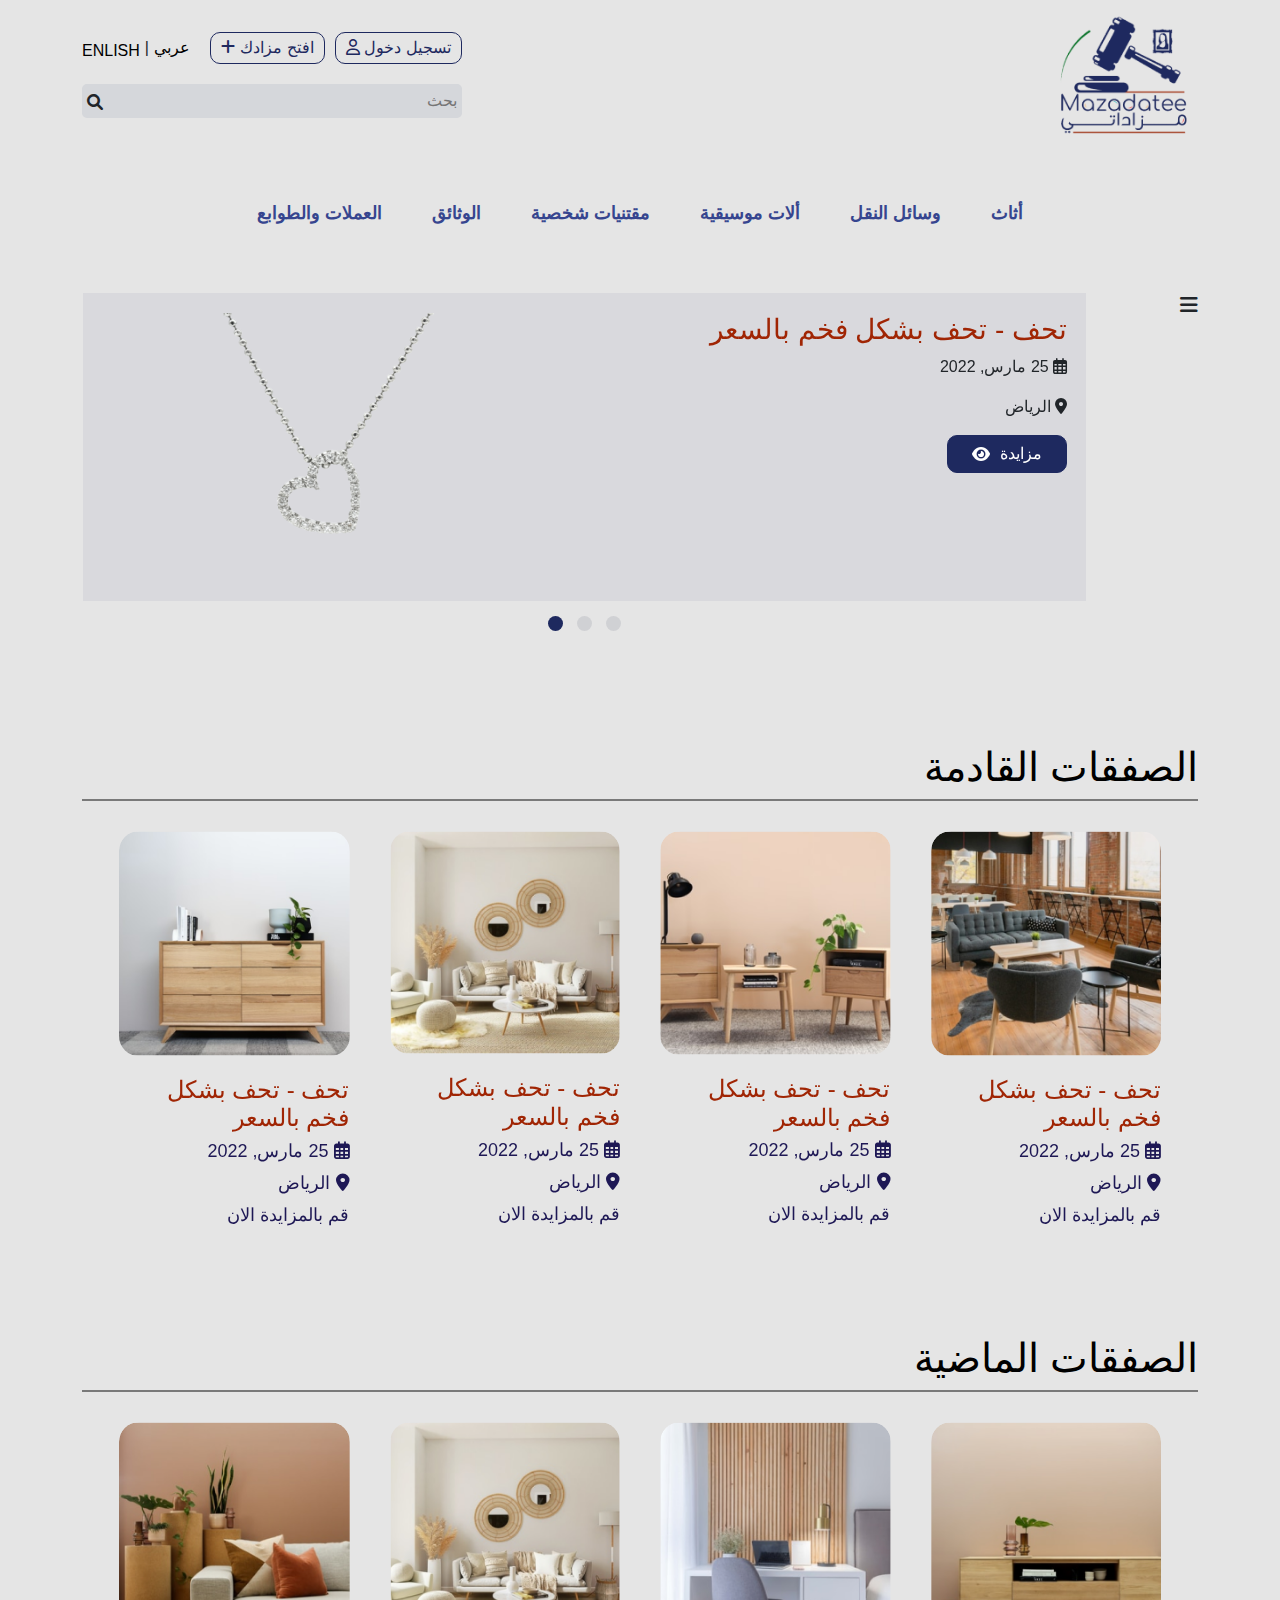
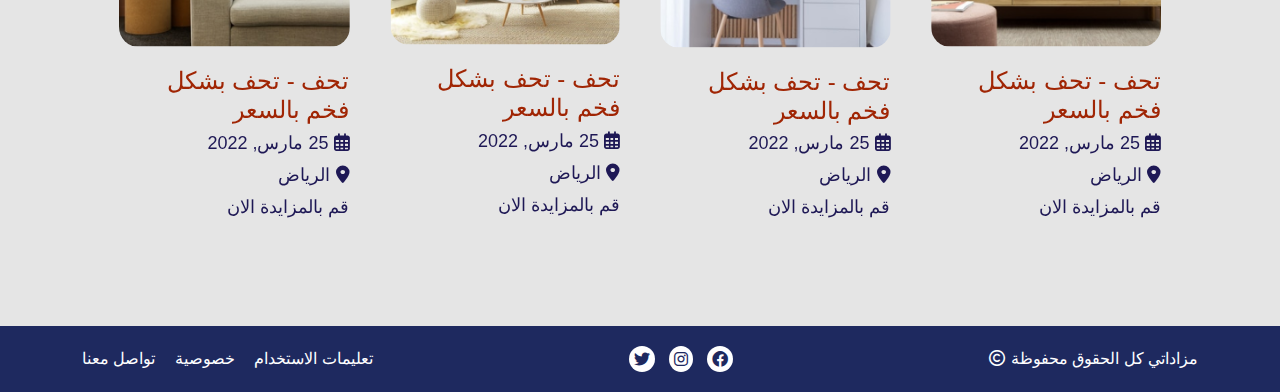
<file: index.html>
<!DOCTYPE html>
<html lang="en" dir="rtl">
  <head>
    <meta charset="UTF-8" />
    <meta http-equiv="X-UA-Compatible" content="IE=edge" />
    <meta name="viewport" content="width=device-width, initial-scale=1.0" />
    <title>Document</title>
    <!-- icon fontawesome -->
    <link rel="stylesheet" href="./css/all.min.css" />
    <!-- bootstrap file -->
    <!-- <link rel="stylesheet" href="./css/bootstrap.min.css" /> -->

    <!-- Link Swiper's CSS -->
    <link
      rel="stylesheet"
      href="https://unpkg.com/swiper/swiper-bundle.min.css"
    />

    <!-- <link
      href="https://cdn.jsdelivr.net/npm/bootstrap@5.1.3/dist/css/bootstrap.min.css"
      rel="stylesheet"
      integrity="sha384-1BmE4kWBq78iYhFldvKuhfTAU6auU8tT94WrHftjDbrCEXSU1oBoqyl2QvZ6jIW3"
      crossorigin="anonymous"
    /> -->
    <link rel="stylesheet" href="./css/bootstrap.min.css">

    <link rel="preconnect" href="https://fonts.googleapis.com" />
    <link rel="preconnect" href="https://fonts.gstatic.com" crossorigin />
    <link
      href="https://fonts.googleapis.com/css2?family=Cairo:wght@300;400;700&display=swap"
      rel="stylesheet"
    />

    <!-- googl fonts -->
    <link rel="preconnect" href="https://fonts.googleapis.com" />
    <link rel="preconnect" href="https://fonts.gstatic.com" crossorigin />
    <link
      href="https://fonts.googleapis.com/css2?family=Cairo:wght@300;400;700&display=swap"
      rel="stylesheet"
    />

    <link rel="stylesheet" href="./css/owl.carousel.min.css" />
    <link rel="stylesheet" href="./css/owl.theme.default.min.css" />

    <!-- my css file -->
    <link rel="stylesheet" href="./css/main.css" />
  </head>
  <body>
    <!-- start section nav -->
    <section class="Nav">
      <div class="container">
        <div class="img-text-nav-all">
          <div class="img-nav">
            <a href="./index.html">
              <img src="./images/image-1.png" alt="" />
            </a>
          </div>

          <div class="lang-sign-efta7mzad-input">
            <div class="lang-sign-efta7mzad">
              <div class="sign-mzadak">
                <!-- <button>ﺗﺴﺠﻴﻞ دﺧﻮل <i class="fa-regular fa-user"></i></button> -->
                <!-- start model nav -->
                <div
                  class="modal fade"
                  id="exampleModalToggle"
                  aria-hidden="true"
                  aria-labelledby="exampleModalToggleLabel"
                  tabindex="-1"
                >
                  <div class="modal-dialog modal-dialog-centered">
                    <div class="modal-content">
                      <div class="modal-header">
                        <button
                          type="button"
                          class="btn-close"
                          data-bs-dismiss="modal"
                          aria-label="Close"
                        ></button>
                        <h5 class="modal-title" id="exampleModalToggleLabel">
                          ﺗﺴﺠﻴﻞ دﺧﻮل
                        </h5>
                      </div>
                      <div class="modal-body">
                        <input
                          class="input-input"
                          type="email"
                          placeholder=" اﻟﺒﺮﻳﺪ اﻟﺄﻟﻜﺘﺮوﻧﻲ"
                        />
                        <input
                          class="input-input"
                          type="password"
                          placeholder="كلمة المرور"
                        />
                        <div class="check-model">
                          <input type="checkbox" />
                          <a href="./termsandcondition.html">الشروط والأحكام</a>
                        </div>
                        <button>تسجيل دخول</button>
                      </div>
                      <div class="modal-footer">
                        <div class="img-model">
                          <a class="a-exept" href="http://www.facebook.com">
                            <img src="./images/img-face-model.png" alt="" />
                          </a>
                          <a class="a-exept" href="http://www.googlplay.com">
                            <img src="./images/img-google-model.png" alt="" />
                          </a>
                          <a class="a-exept" href="https://www.apple.com/eg/">
                            <img src="./images/img-apple-model.png" alt="" />
                          </a>
                        </div>
                        <div class="e4trak">
                          <p>ليس لديك حساب؟</p>
                          <button
                            class="btn btn-primary"
                            data-bs-target="#exampleModalToggle2"
                            data-bs-toggle="modal"
                          >
                            اشتراك
                          </button>
                        </div>
                      </div>
                    </div>
                  </div>
                </div>
                <!-- ^&^&&^ -->
                <div
                  class="modal fade"
                  id="exampleModalToggle2"
                  aria-hidden="true"
                  aria-labelledby="exampleModalToggleLabel2"
                  tabindex="-1"
                >
                  <div class="modal-dialog modal-dialog-centered">
                    <div class="modal-content">
                      <div class="modal-header">
                        <button
                          type="button"
                          class="btn-close"
                          data-bs-dismiss="modal"
                          aria-label="Close"
                        ></button>
                        <h5 class="modal-title" id="exampleModalToggleLabel2">
                          انشاء حساب
                        </h5>
                      </div>
                      <div class="modal-body">
                        <input
                          class="input-input"
                          type="text"
                          placeholder="الأسم"
                        />
                        <input
                          class="input-input"
                          type="email"
                          placeholder=" اﻟﺒﺮﻳﺪ اﻟﺄﻟﻜﺘﺮوﻧﻲ"
                        />
                        <input
                          class="input-input"
                          type="password"
                          placeholder="كلمة المرور"
                        />
                        <input
                          class="input-input"
                          type="password"
                          placeholder=" تأكيد كلمة المرور"
                        />
                        <div class="check-model">
                          <input type="checkbox" />
                          <a href="./termsandcondition.html">الشروط والأحكام</a>
                        </div>
                        <button>تسجيل دخول</button>
                      </div>
                      <div class="modal-footer">
                        <div class="img-model">
                          <a href="http://">
                            <img src="./images/img-face-model.png" alt="" />
                          </a>
                          <a href="http://">
                            <img src="./images/img-google-model.png" alt="" />
                          </a>
                          <a href="http://">
                            <img src="./images/img-apple-model.png" alt="" />
                          </a>
                        </div>
                        <div class="e4trak">
                          <p>هل لديك حساب؟</p>
                          <button
                            class="btn btn-primary"
                            data-bs-target="#exampleModalToggle"
                            data-bs-toggle="modal"
                          >
                            تسجيل الدخول
                          </button>
                        </div>
                      </div>
                    </div>
                  </div>
                </div>
                <a
                  class="btn-model-nav"
                  data-bs-toggle="modal"
                  href="#exampleModalToggle"
                  role="button"
                  >ﺗﺴﺠﻴﻞ دﺧﻮل <i class="fa-regular fa-user"></i>
                </a>
                <!-- end model nav -->
                <a href="./advertismentpage1.html"
                  >افتح مزادك <i class="fa-solid fa-plus"></i
                ></a>
              </div>

              <div class="lang">
                <a href="#">عربي</a>
                <span>|</span>
                <a class="eng" href="#">ENLISH</a>
              </div>
            </div>
            <div class="div-input">
              <input type="text" placeholder="بحث" />
              <i class="fa-solid fa-magnifying-glass"></i>
            </div>
          </div>
        </div>
      </div>
    </section>
    <!-- end section nav -->

    <!-- start section slide 1 -->
    <section class="slide-one-all">
      <div class="container">
        <div class="slide-one">
          <a href="./home.html">
            <!-- <img src="./images/img-asas-slide.png" alt="" /> -->
            <p>أثاث</p>
          </a>
          <a href="./home.html">
            <!-- <img src="./images/img-wsa2el-elna2l-slide.png" alt="" /> -->
            <p>وﺳﺎﺋﻞ اﻟﻨﻘﻞ</p>
          </a>
          <a href="./home.html">
            <!-- <img src="./images/img-2alat-moseqya-slide.png" alt="" /> -->
            <p>أﻟﺎت ﻣﻮﺳﻴﻘﻴﺔ</p>
          </a>
          <a href="./home.html">
            <!-- <img src="./images/img-2alat-moseqya-slide.png" alt="" /> -->
            <p>مقتنيات شخصية</p>
          </a>
          <a href="./home.html">
            <!-- <img src="./images/img-lebs-slide.png" alt="" /> -->
            <p>الوثائق</p>
          </a>
          <a href="./home.html">
            <!-- <img src="./images/img-wsa2eq-slide.png" alt="" /> -->
            <p>العملات والطوابع</p>
          </a>
        </div>
      </div>
    </section>
    <!-- end section slide 1 -->

    <!-- start section slide 2 -->
    <!-- <section class="slide-two-all">
      <div class="container">
        <div class="slide-two">
          <a href="#"> أﺛﺎث ﺧﺎرﺟﻲ </a>
          <a href="#">  أﺛﺎث ﻣﻜﺘﺒﻲ </a>
          <a href="#">  أدوات ﻣﻨﺰﻟﻴﺔ </a>
          <a href="#">  ﺗﺤﻒ ودﻳﻜﻮر </a>
          <a href="#">  ﺧﺰاﺋﻦ ودواﻟﻴﺐ </a>
          <a href="#">  ﻃﺎوﻟﺎت وﻛﺮاﺳﻲ </a>
          <a href="#">  ﻣﺠﺎﻟﺲ وﻓﺮوﺷﺎت </a>
          <a href="#">  أﺳﺮة وﻣﺮاﺗﺐ </a>
          <a href="#">  أﺳﺮة وﻣﺮاﺗﺐ </a>
          <a href="#">  أﺳﺮة وﻣﺮاﺗﺐ </a>
          <a href="#"> أﺛﺎث ﺧﺎرﺟﻲ </a>
        </div>
      </div>
    </section> -->
    <!-- end section slide 2 -->

    <!-- start section small box -->
    <section class="box-slide-all">
      <div class="container">
        <div class="box-slide-flex-all">
          <div class="slide-small-box-all">
            <div class="enwan-slide">
              <h5 style="cursor: pointer"><i class="fa-solid fa-bars"></i></h5>
            </div>
            <div class="box-slide-alll-display active">
              <div class="box-slide">
                <div class="title">
                  <i class="fa-solid fa-angle-down down-one"> </i>
                  <h5>ﻛﻞ</h5>
                </div>
                <div class="div-diplay-one div-div-div active">
                  <div class="f-l-e-x">
                    <input type="checkbox" />
                    <p>كل كل كل</p>
                  </div>
                  <div class="f-l-e-x">
                    <input type="checkbox" />
                    <p>كل كل كل</p>
                  </div>
                  <div class="f-l-e-x">
                    <input type="checkbox" />
                    <p>كل كل كل</p>
                  </div>
                </div>
              </div>

              <style>
                .title {
                  display: flex;
                  justify-content: space-between;
                  flex-direction: row-reverse;
                  align-items: center;
                  cursor: pointer;
                }

                .title i.active {
                  margin-top: -5px;
                  transform: rotate(0deg);
                }
                .title i {
                  margin-top: -5px;
                  transform: rotate(90deg);
                  transition: all 0.3s;
                }
              </style>

              <script>
                // let boxSlide = document.querySelector(".title i")
                // let title = document.querySelector(".title")

                // title.onclick = () => {
                //   boxSlide.style.cssText = `
                //   transform: rotate(360deg)
                //   `
                // }
              </script>

              <div class="box-slide">
                <div class="title title-two">
                  <i class="fa-solid fa-angle-down down-two"> </i>
                  <h5>الفئة</h5>
                </div>
                <div class="div-diplay-two div-div-div active">
                  <div class="f-l-e-x">
                    <input type="checkbox" />
                    <p>كل كل كل</p>
                  </div>
                  <div class="f-l-e-x">
                    <input type="checkbox" />
                    <p>كل كل كل</p>
                  </div>
                  <div class="f-l-e-x">
                    <input type="checkbox" />
                    <p>كل كل كل</p>
                  </div>
                </div>
              </div>
              <div class="box-slide">
                <div class="title title-three">
                  <i class="fa-solid fa-angle-down down-three"> </i>
                  <h5>الماركة</h5>
                </div>
                <div class="div-diplay-three div-div-div active">
                  <div class="f-l-e-x">
                    <input type="checkbox" />
                    <p>كل كل كل</p>
                  </div>
                  <div class="f-l-e-x">
                    <input type="checkbox" />
                    <p>كل كل كل</p>
                  </div>
                  <div class="f-l-e-x">
                    <input type="checkbox" />
                    <p>كل كل كل</p>
                  </div>
                </div>
              </div>
              <div class="box-slide">
                <div class="title title-four">
                  <i class="fa-solid fa-angle-down down-four"> </i>
                  <h5>اللون</h5>
                </div>
                <div class="div-diplay-four div-div-div active">
                  <div class="f-l-e-x">
                    <input type="checkbox" />
                    <p>كل كل كل</p>
                  </div>
                  <div class="f-l-e-x">
                    <input type="checkbox" />
                    <p>كل كل كل</p>
                  </div>
                  <div class="f-l-e-x">
                    <input type="checkbox" />
                    <p>كل كل كل</p>
                  </div>
                </div>
              </div>
              <div class="box-slide">
                <div class="title title-five">
                  <i class="fa-solid fa-angle-down down-five"> </i>
                  <h5>السعر</h5>
                </div>
                <div class="div-diplay-five div-div-div active">
                  <div class="f-l-e-x">
                    <input type="checkbox" />
                    <p>كل كل كل</p>
                  </div>
                  <div class="f-l-e-x">
                    <input type="checkbox" />
                    <p>كل كل كل</p>
                  </div>
                  <div class="f-l-e-x">
                    <input type="checkbox" />
                    <p>كل كل كل</p>
                  </div>
                </div>
              </div>
            </div>
          </div>
          <div class="small-box-all">
            <!-- Swiper -->
            <!-- <div class="swiper mySwiper">
              <div class="swiper-wrapper">
                <div class="swiper-slide">
                  <div class="small-box">
                    <div class="text-small-box">
                      <h3>ﺗﺤﻒ - ﺗﺤﻒ ﺑﺸﻜﻞ ﻓﺨﻢ ﺑﺎﻟﺴﻌﺮ</h3>
                      <p>
                        <i class="fa-regular fa-calendar-days"></i> 25 مارس,
                        2022
                      </p>
                      <p><i class="fa-solid fa-location-dot"></i> الرياض</p>
                    </div>
                    <div class="img-small-box">
                      <img src="./images/img-mazadaty-slider-home.png" alt="" />
                    </div>
                  </div>
                </div>
                <div class="swiper-slide">
                  <div class="small-box">
                    <div class="text-small-box">
                      <h3>ﺗﺤﻒ - ﺗﺤﻒ ﺑﺸﻜﻞ ﻓﺨﻢ ﺑﺎﻟﺴﻌﺮ</h3>
                      <p>
                        <i class="fa-regular fa-calendar-days"></i> 25 مارس,
                        2022
                      </p>
                      <p><i class="fa-solid fa-location-dot"></i> الرياض</p>
                    </div>
                    <div class="img-small-box">
                      <img src="./images/img-mazadaty-slider-home.png" alt="" />
                    </div>
                  </div>
                </div>
                <div class="swiper-slide">
                  <div class="small-box">
                    <div class="text-small-box">
                      <h3>ﺗﺤﻒ - ﺗﺤﻒ ﺑﺸﻜﻞ ﻓﺨﻢ ﺑﺎﻟﺴﻌﺮ</h3>
                      <p>
                        <i class="fa-regular fa-calendar-days"></i> 25 مارس,
                        2022
                      </p>
                      <p><i class="fa-solid fa-location-dot"></i> الرياض</p>
                    </div>
                    <div class="img-small-box">
                      <img src="./images/img-mazadaty-slider-home.png" alt="" />
                    </div>
                  </div>
                </div>
              </div>
              <div class="swiper-button-next"></div>
              <div class="swiper-button-prev"></div>
              <div class="swiper-pagination"></div>
            </div> -->

            <div class="owl-carousel owl-theme" dir="ltr">
              <div class="item">
                <div class="small-box" dir="rtl">
                  <div class="text-small-box">
                    <h3>ﺗﺤﻒ - ﺗﺤﻒ ﺑﺸﻜﻞ ﻓﺨﻢ ﺑﺎﻟﺴﻌﺮ</h3>
                    <p>
                      <i class="fa-regular fa-calendar-days"></i> 25 مارس, 2022
                    </p>
                    <p><i class="fa-solid fa-location-dot"></i> الرياض</p>
                    <a href="./elmozaydat.html">
                      مزايدة
                      <i class="fa-solid fa-eye"></i>
                    </a>
                  </div>
                  <div class="img-small-box">
                    <img src="./images/img-mazadaty-slider-home.png" alt="" />
                  </div>
                </div>
              </div>
              <div class="item">
                <div class="small-box" dir="rtl">
                  <div class="text-small-box">
                    <h3>ﺗﺤﻒ - ﺗﺤﻒ ﺑﺸﻜﻞ ﻓﺨﻢ ﺑﺎﻟﺴﻌﺮ</h3>
                    <p>
                      <i class="fa-regular fa-calendar-days"></i> 25 مارس, 2022
                    </p>
                    <p><i class="fa-solid fa-location-dot"></i> الرياض</p>
                    <a href="./elmozaydat.html">
                      مزايدة
                      <i class="fa-solid fa-eye"></i>
                    </a>
                  </div>
                  <div class="img-small-box">
                    <img src="./images/img-mazadaty-slider-home.png" alt="" />
                  </div>
                </div>
              </div>
              <div class="item">
                <div class="small-box" dir="rtl">
                  <div class="text-small-box">
                    <h3>ﺗﺤﻒ - ﺗﺤﻒ ﺑﺸﻜﻞ ﻓﺨﻢ ﺑﺎﻟﺴﻌﺮ</h3>
                    <p>
                      <i class="fa-regular fa-calendar-days"></i> 25 مارس, 2022
                    </p>
                    <p><i class="fa-solid fa-location-dot"></i> الرياض</p>
                    <a href="./elmozaydat.html">
                      مزايدة
                      <i class="fa-solid fa-eye"></i>
                    </a>
                  </div>
                  <div class="img-small-box">
                    <img src="./images/img-mazadaty-slider-home.png" alt="" />
                  </div>
                </div>
              </div>
            </div>
          </div>
        </div>
      </div>
    </section>
    <!-- end section small box -->

    <section class="sec-swiber" dir="rtl">
      <!-- line-swiber-one -->
      <div class="container">
        <div class="enwan-swiber">
          <h1>الصفقات القادمة</h1>
          <div class="khat-swiber"></div>
        </div>
        <div class="swiper mySwiper">
          <div class="swiper-wrapper">
            <div class="swiper-slide">
              <a href="./elmozaydat.html">
                <img src="./images/img-slider-safqat-1.png" alt="" />
                <div class="text-small-box-slider">
                  <h4>ﺗﺤﻒ - ﺗﺤﻒ ﺑﺸﻜﻞ ﻓﺨﻢ ﺑﺎﻟﺴﻌﺮ</h4>
                  <p>
                    <i class="fa-regular fa-calendar-days"></i> 25 مارس, 2022
                  </p>
                  <p><i class="fa-solid fa-location-dot"></i> الرياض</p>
                  <p>قم بالمزايدة الان</p>
                </div>
              </a>
            </div>
            <div class="swiper-slide">
              <a href="./elmozaydat.html">
                <img src="./images/img-slider-safqat-2.png" alt="" />
                <div class="text-small-box-slider">
                  <h4>ﺗﺤﻒ - ﺗﺤﻒ ﺑﺸﻜﻞ ﻓﺨﻢ ﺑﺎﻟﺴﻌﺮ</h4>
                  <p>
                    <i class="fa-regular fa-calendar-days"></i> 25 مارس, 2022
                  </p>
                  <p><i class="fa-solid fa-location-dot"></i> الرياض</p>
                  <p>قم بالمزايدة الان</p>
                </div>
              </a>
            </div>
            <div class="swiper-slide">
              <a href="./elmozaydat.html">
                <img src="./images/img-slider-safqat-3.png" alt="" />
                <div class="text-small-box-slider">
                  <h4>ﺗﺤﻒ - ﺗﺤﻒ ﺑﺸﻜﻞ ﻓﺨﻢ ﺑﺎﻟﺴﻌﺮ</h4>
                  <p>
                    <i class="fa-regular fa-calendar-days"></i> 25 مارس, 2022
                  </p>
                  <p><i class="fa-solid fa-location-dot"></i> الرياض</p>
                  <p>قم بالمزايدة الان</p>
                </div>
              </a>
            </div>
            <div class="swiper-slide">
              <a href="./elmozaydat.html">
                <img src="./images/img-slider-safqat-4.png" alt="" />
                <div class="text-small-box-slider">
                  <h4>ﺗﺤﻒ - ﺗﺤﻒ ﺑﺸﻜﻞ ﻓﺨﻢ ﺑﺎﻟﺴﻌﺮ</h4>
                  <p>
                    <i class="fa-regular fa-calendar-days"></i> 25 مارس, 2022
                  </p>
                  <p><i class="fa-solid fa-location-dot"></i> الرياض</p>
                  <p>قم بالمزايدة الان</p>
                </div>
              </a>
            </div>
            <!-- <div class="swiper-slide">Slide 8</div> -->
            <!-- <div class="swiper-slide">Slide 9</div> -->
          </div>
          <!-- btn-next-prev -->
          <div class="swiper-button-next">
            <i class="fa-solid fa-angle-left"></i>
          </div>
          <div class="swiper-button-prev">
            <i class="fa-solid fa-angle-right"></i>
          </div>
          <div class="swiper-pagination"></div>
        </div>
      </div>
    </section>
    <!-- ^^^^^^^^^^^^^^^^^^^^^ -->
    <section class="sec-swiber" dir="rtl">
      <!-- line-swiber-one -->
      <div class="container">
        <div class="enwan-swiber">
          <h1>الصفقات الماضية</h1>
          <div class="khat-swiber"></div>
        </div>
        <div class="swiper mySwiper">
          <div class="swiper-wrapper">
            <div class="swiper-slide">
              <a href="./elmozaydat.html">
                <img src="./images/img-slider-safqat-5.png" alt="" />
                <div class="text-small-box-slider">
                  <h4>ﺗﺤﻒ - ﺗﺤﻒ ﺑﺸﻜﻞ ﻓﺨﻢ ﺑﺎﻟﺴﻌﺮ</h4>
                  <p>
                    <i class="fa-regular fa-calendar-days"></i> 25 مارس, 2022
                  </p>
                  <p><i class="fa-solid fa-location-dot"></i> الرياض</p>
                  <p>قم بالمزايدة الان</p>
                </div>
              </a>
            </div>
            <div class="swiper-slide">
              <a href="./elmozaydat.html">
                <img src="./images/img-slider-safqat-6.png" alt="" />
                <div class="text-small-box-slider">
                  <h4>ﺗﺤﻒ - ﺗﺤﻒ ﺑﺸﻜﻞ ﻓﺨﻢ ﺑﺎﻟﺴﻌﺮ</h4>
                  <p>
                    <i class="fa-regular fa-calendar-days"></i> 25 مارس, 2022
                  </p>
                  <p><i class="fa-solid fa-location-dot"></i> الرياض</p>
                  <p>قم بالمزايدة الان</p>
                </div>
              </a>
            </div>
            <div class="swiper-slide">
              <a href="./elmozaydat.html">
                <img src="./images/img-slider-safqat-7.png" alt="" />
                <div class="text-small-box-slider">
                  <h4>ﺗﺤﻒ - ﺗﺤﻒ ﺑﺸﻜﻞ ﻓﺨﻢ ﺑﺎﻟﺴﻌﺮ</h4>
                  <p>
                    <i class="fa-regular fa-calendar-days"></i> 25 مارس, 2022
                  </p>
                  <p><i class="fa-solid fa-location-dot"></i> الرياض</p>
                  <p>قم بالمزايدة الان</p>
                </div>
              </a>
            </div>
            <div class="swiper-slide">
              <a href="./elmozaydat.html">
                <img src="./images/img-slider-safqat-8.png" alt="" />
                <div class="text-small-box-slider">
                  <h4>ﺗﺤﻒ - ﺗﺤﻒ ﺑﺸﻜﻞ ﻓﺨﻢ ﺑﺎﻟﺴﻌﺮ</h4>
                  <p>
                    <i class="fa-regular fa-calendar-days"></i> 25 مارس, 2022
                  </p>
                  <p><i class="fa-solid fa-location-dot"></i> الرياض</p>
                  <p>قم بالمزايدة الان</p>
                </div>
              </a>
            </div>
            <!-- <div class="swiper-slide">Slide 8</div> -->
            <!-- <div class="swiper-slide">Slide 9</div> -->
          </div>
          <!-- btn-next-prev -->
          <div class="swiper-button-next">
            <i class="fa-solid fa-angle-left"></i>
          </div>
          <div class="swiper-button-prev">
            <i class="fa-solid fa-angle-right"></i>
          </div>
          <div class="swiper-pagination"></div>
        </div>
      </div>
    </section>

    <!-- start footer -->
    <footer>
      <div class="container">
        <div class="foot-all">
          <div class="text-foot">
            <p>
              ﻣﺰاداﺗﻲ ﻛﻞ اﻟﺤﻘﻮق ﻣﺤﻔﻮﻇﺔ <i class="fa-regular fa-copyright"></i>
            </p>
          </div>
          <div class="logo-foot">
            <a href="http://www.facebook.com">
              <i class="fa-brands fa-facebook"></i>
            </a>
            <a href="http://www.instagram.com">
              <i class="fa-brands fa-instagram"></i>
            </a>
            <a href="http://www.twitter.com">
              <i class="fa-brands fa-twitter"></i>
            </a>
          </div>
          <div class="link-foot">
            <!-- <a href="#">ﻣﻦ ﻧﺤﻦ</a>
            <a href="#">أعمالنا</a> -->
            <a href="#">ﺗﻌﻠﻴﻤﺎت اﻟﺎﺳﺘﺨﺪام</a>
            <a href="#">خصوصية</a>
            <a href="./twasalm3na.html">تواصل معنا</a>
          </div>
        </div>
      </div>
    </footer>
    <!-- end footer -->

    <script src="./js/jquery-3.6.0.min.js"></script>
    <script src="./js/popper.min.js"></script>
    <script src="./js/bootstrap.bundle.js"></script>
    <!-- <script
      src="https://cdn.jsdelivr.net/npm/bootstrap@5.1.3/dist/js/bootstrap.min.js"
      integrity="sha384-QJHtvGhmr9XOIpI6YVutG+2QOK9T+ZnN4kzFN1RtK3zEFEIsxhlmWl5/YESvpZ13"
      crossorigin="anonymous"
    ></script> -->
    <!-- Swiper JS -->
    <script src="https://unpkg.com/swiper/swiper-bundle.min.js"></script>
    <script src="./js/owl.carousel.min.js"></script>
    <script src="./js/main.js"></script>
  </body>
</html>
</file>
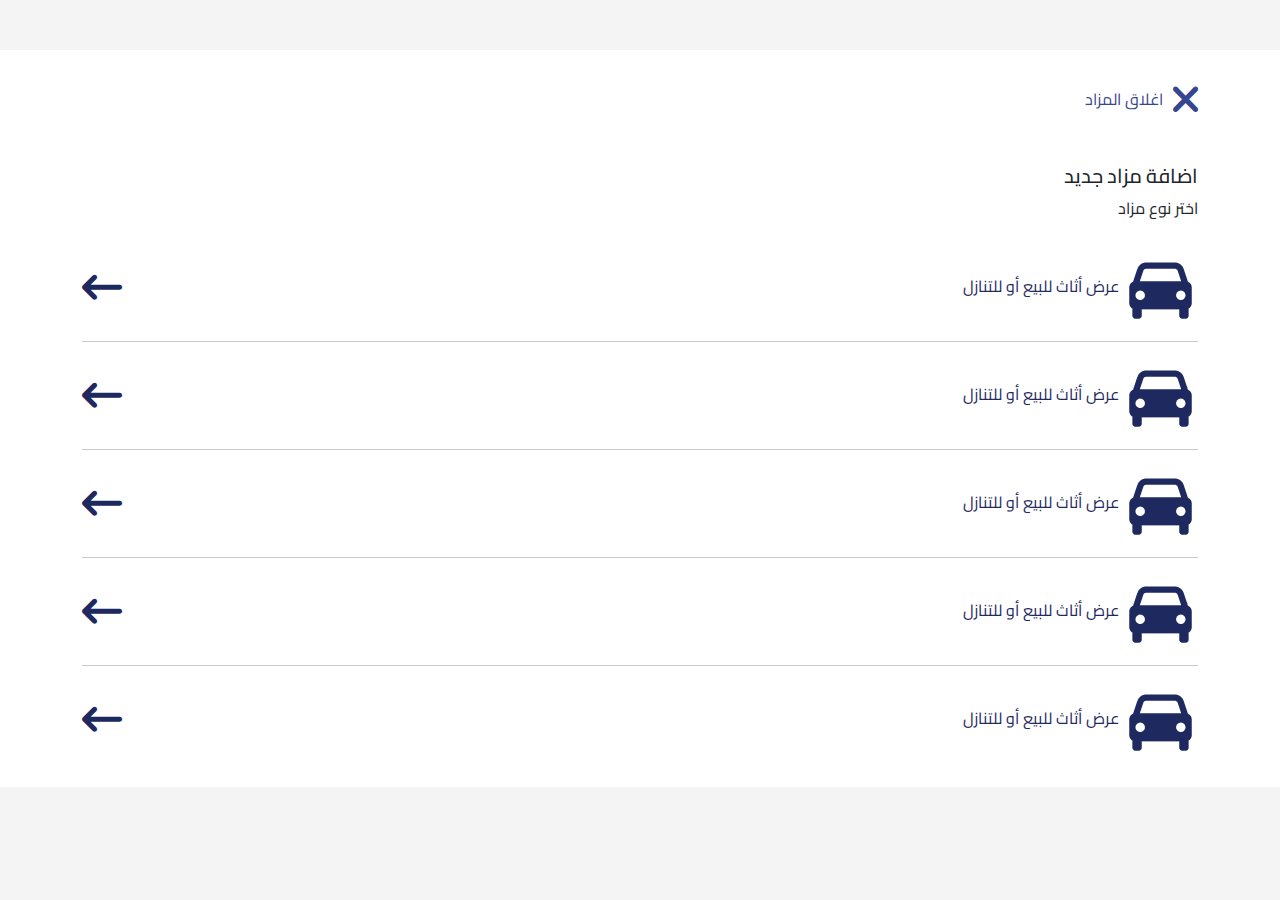
<file: advertismentpage1.html>
<!DOCTYPE html>
<html lang="en" dir="rtl">
  <head>
    <meta charset="UTF-8" />
    <meta http-equiv="X-UA-Compatible" content="IE=edge" />
    <meta name="viewport" content="width=device-width, initial-scale=1.0" />
    <title>Document</title>
    <!-- icon fontawesome -->
    <link rel="stylesheet" href="./css/all.min.css" />
    <!-- bootstrap file -->
    <link rel="stylesheet" href="./css/bootstrap.min.css" />

    <!-- <link
      href="https://cdn.jsdelivr.net/npm/bootstrap@5.1.3/dist/css/bootstrap.min.css"
      rel="stylesheet"
      integrity="sha384-1BmE4kWBq78iYhFldvKuhfTAU6auU8tT94WrHftjDbrCEXSU1oBoqyl2QvZ6jIW3"
      crossorigin="anonymous"
    /> -->

    <link rel="preconnect" href="https://fonts.googleapis.com" />
    <link rel="preconnect" href="https://fonts.gstatic.com" crossorigin />
    <link
      href="https://fonts.googleapis.com/css2?family=Cairo:wght@300;400;700&display=swap"
      rel="stylesheet"
    />

    <!-- googl fonts -->
    <link rel="preconnect" href="https://fonts.googleapis.com" />
    <link rel="preconnect" href="https://fonts.gstatic.com" crossorigin />
    <link
      href="https://fonts.googleapis.com/css2?family=Cairo:wght@300;400;700&display=swap"
      rel="stylesheet"
    />

    <!-- my css file -->
    <link rel="stylesheet" href="./css/advertismentpage1.css" />
  </head>
  <body>
    <!-- start section terms -->
    <section class="section-terms">
      <div class="container">
        <div class="enwan-page">
          <div class="arrow-page">
            <a href="./index.html">
              <p> <i class="fa-solid fa-xmark"></i> اغلاق المزاد</p>
              <!-- <i class="fa-solid fa-xmark"></i> -->
            </a>
            <h5>اﺿﺎﻓﺔ مزاد ﺟﺪﻳﺪ</h5>
            <p>اﺧﺘﺮ ﻧﻮع مزاد</p>
          </div>
        </div>
        <div class="text-link-all">
          <div class="text-link">
            <a href="./advertismentpage2.html">
              <div class="text-img">
                <p>
                  <img src="./images/img-wsa2el-elna2l-slide.png" alt="" /> ﻋﺮض أﺛﺎث ﻟﻠﺒﻴﻊ أو ﻟﻠﺘﻨﺎزل
                </p>
              </div>
              <div class="icon-text">
                <i class="fa-solid fa-arrow-left-long"></i>
              </div>
            </a>
          </div>
          <hr />
          <div class="text-link">
            <a href="./advertismentpage2.html">
              <div class="text-img">
                <p>
                  <img src="./images/img-wsa2el-elna2l-slide.png" alt="" /> ﻋﺮض أﺛﺎث ﻟﻠﺒﻴﻊ أو ﻟﻠﺘﻨﺎزل
                </p>
              </div>
              <div class="icon-text">
                <i class="fa-solid fa-arrow-left-long"></i>
              </div>
            </a>
          </div>
          <hr />
          <div class="text-link">
            <a href="./advertismentpage2.html">
              <div class="text-img">
                <p>
                  <img src="./images/img-wsa2el-elna2l-slide.png" alt="" /> ﻋﺮض أﺛﺎث ﻟﻠﺒﻴﻊ أو ﻟﻠﺘﻨﺎزل
                </p>
              </div>
              <div class="icon-text">
                <i class="fa-solid fa-arrow-left-long"></i>
              </div>
            </a>
          </div>
          <hr />
          <div class="text-link">
            <a href="./advertismentpage2.html">
              <div class="text-img">
                <p>
                  <img src="./images/img-wsa2el-elna2l-slide.png" alt="" /> ﻋﺮض أﺛﺎث ﻟﻠﺒﻴﻊ أو ﻟﻠﺘﻨﺎزل
                </p>
              </div>
              <div class="icon-text">
                <i class="fa-solid fa-arrow-left-long"></i>
              </div>
            </a>
          </div>
          <hr />
          <div class="text-link">
            <a href="./advertismentpage2.html">
              <div class="text-img">
                <p>
                  <img src="./images/img-wsa2el-elna2l-slide.png" alt="" /> ﻋﺮض أﺛﺎث ﻟﻠﺒﻴﻊ أو ﻟﻠﺘﻨﺎزل
                </p>
              </div>
              <div class="icon-text">
                <i class="fa-solid fa-arrow-left-long"></i>
              </div>
            </a>
          </div>
        </div>
      </div>
    </section>
    <!-- end section terms -->

    <script src="./js/jquery-3.6.0.min.js"></script>
    <script src="./js/popper.min.js"></script>
    <script src="./js/bootstrap.bundle.js"></script>
    <!-- <script
      src="https://cdn.jsdelivr.net/npm/bootstrap@5.1.3/dist/js/bootstrap.min.js"
      integrity="sha384-QJHtvGhmr9XOIpI6YVutG+2QOK9T+ZnN4kzFN1RtK3zEFEIsxhlmWl5/YESvpZ13"
      crossorigin="anonymous"
    ></script> -->
    <script src="./js/main.js"></script>
  </body>
</html>
</file>
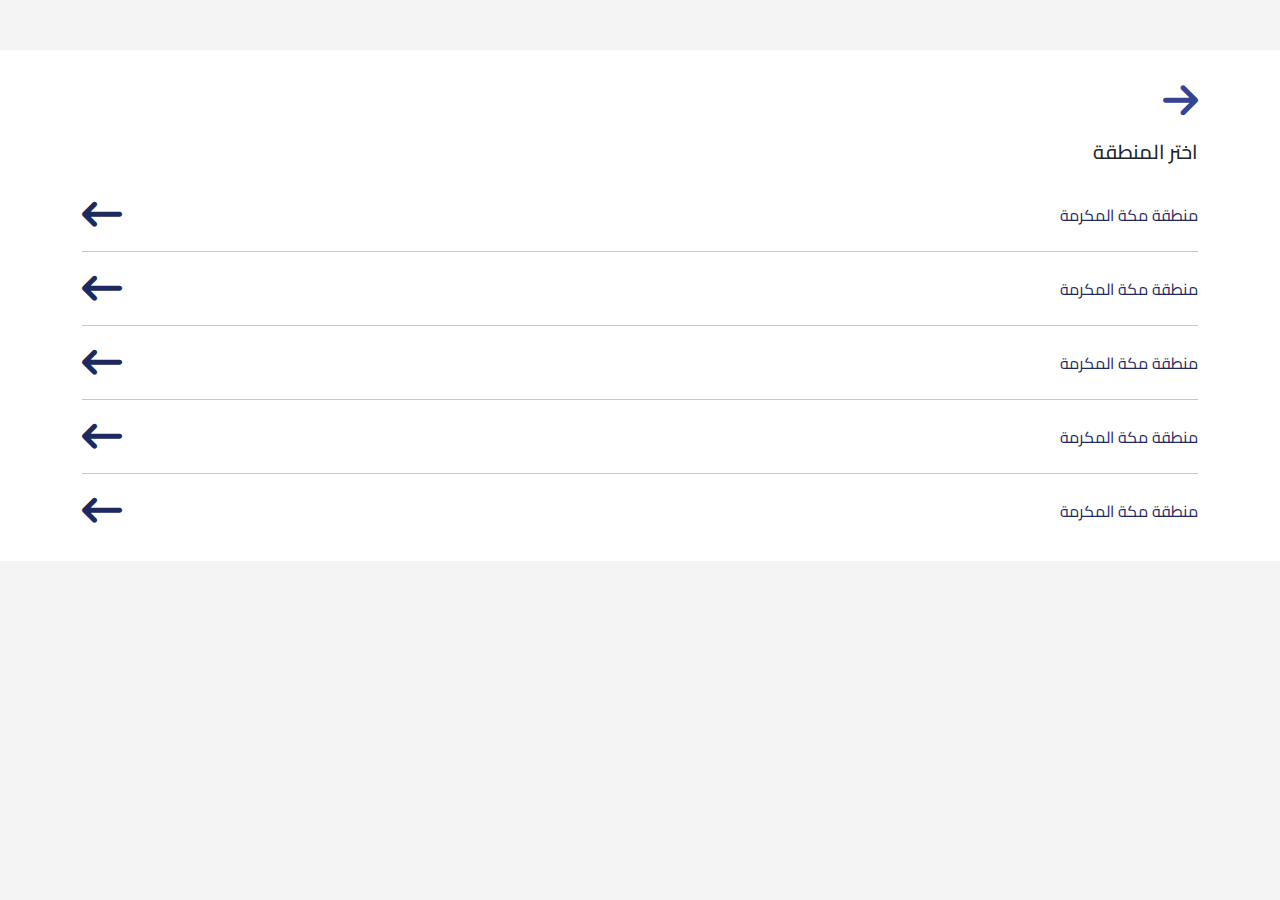
<file: advertismentpage2.html>
<!DOCTYPE html>
<html lang="en" dir="rtl">
  <head>
    <meta charset="UTF-8" />
    <meta http-equiv="X-UA-Compatible" content="IE=edge" />
    <meta name="viewport" content="width=device-width, initial-scale=1.0" />
    <title>Document</title>
    <!-- icon fontawesome -->
    <link rel="stylesheet" href="./css/all.min.css" />
    <!-- bootstrap file -->
    <link rel="stylesheet" href="./css/bootstrap.min.css" />

    <!-- <link
      href="https://cdn.jsdelivr.net/npm/bootstrap@5.1.3/dist/css/bootstrap.min.css"
      rel="stylesheet"
      integrity="sha384-1BmE4kWBq78iYhFldvKuhfTAU6auU8tT94WrHftjDbrCEXSU1oBoqyl2QvZ6jIW3"
      crossorigin="anonymous"
    /> -->

    <link rel="preconnect" href="https://fonts.googleapis.com" />
    <link rel="preconnect" href="https://fonts.gstatic.com" crossorigin />
    <link
      href="https://fonts.googleapis.com/css2?family=Cairo:wght@300;400;700&display=swap"
      rel="stylesheet"
    />

    <!-- googl fonts -->
    <link rel="preconnect" href="https://fonts.googleapis.com" />
    <link rel="preconnect" href="https://fonts.gstatic.com" crossorigin />
    <link
      href="https://fonts.googleapis.com/css2?family=Cairo:wght@300;400;700&display=swap"
      rel="stylesheet"
    />

    <!-- my css file -->
    <link rel="stylesheet" href="./css/advertismentpage2.css" />
  </head>
  <body>
    <!-- start section terms -->
    <section class="section-terms">
      <div class="container">
        <div class="enwan-page">
          <div class="arrow-page">
            <a href="./advertismentpage1.html">
              <i class="fa-solid fa-arrow-right"></i>
            </a>
            <h5>اﺧﺘﺮ اﻟﻤﻨﻄﻘﺔ</h5>
          </div>
        </div>
        <div class="text-link-all">
          <div class="text-link">
            <a href="./advertismentpage3.html">
              <div class="text-img">
                <p>ﻣﻨﻄﻘﺔ ﻣﻜﺔ اﻟﻤﻜﺮﻣﺔ</p>
              </div>
              <div class="icon-text">
                <i class="fa-solid fa-arrow-left-long"></i>
              </div>
            </a>
          </div>
          <hr />
          <div class="text-link">
            <a href="./advertismentpage3.html">
              <div class="text-img">
                <p>ﻣﻨﻄﻘﺔ ﻣﻜﺔ اﻟﻤﻜﺮﻣﺔ</p>
              </div>
              <div class="icon-text">
                <i class="fa-solid fa-arrow-left-long"></i>
              </div>
            </a>
          </div>
          <hr />
          <div class="text-link">
            <a href="./advertismentpage3.html">
              <div class="text-img">
                <p>ﻣﻨﻄﻘﺔ ﻣﻜﺔ اﻟﻤﻜﺮﻣﺔ</p>
              </div>
              <div class="icon-text">
                <i class="fa-solid fa-arrow-left-long"></i>
              </div>
            </a>
          </div>
          <hr />
          <div class="text-link">
            <a href="./advertismentpage3.html">
              <div class="text-img">
                <p>ﻣﻨﻄﻘﺔ ﻣﻜﺔ اﻟﻤﻜﺮﻣﺔ</p>
              </div>
              <div class="icon-text">
                <i class="fa-solid fa-arrow-left-long"></i>
              </div>
            </a>
          </div>
          <hr />
          <div class="text-link">
            <a href="./advertismentpage3.html">
              <div class="text-img">
                <p>ﻣﻨﻄﻘﺔ ﻣﻜﺔ اﻟﻤﻜﺮﻣﺔ</p>
              </div>
              <div class="icon-text">
                <i class="fa-solid fa-arrow-left-long"></i>
              </div>
            </a>
          </div>
        </div>
      </div>
    </section>
    <!-- end section terms -->

    <script src="./js/jquery-3.6.0.min.js"></script>
    <script src="./js/popper.min.js"></script>
    <script src="./js/bootstrap.bundle.js"></script>
    <!-- <script
      src="https://cdn.jsdelivr.net/npm/bootstrap@5.1.3/dist/js/bootstrap.min.js"
      integrity="sha384-QJHtvGhmr9XOIpI6YVutG+2QOK9T+ZnN4kzFN1RtK3zEFEIsxhlmWl5/YESvpZ13"
      crossorigin="anonymous"
    ></script> -->
    <script src="./js/main.js"></script>
  </body>
</html>
</file>
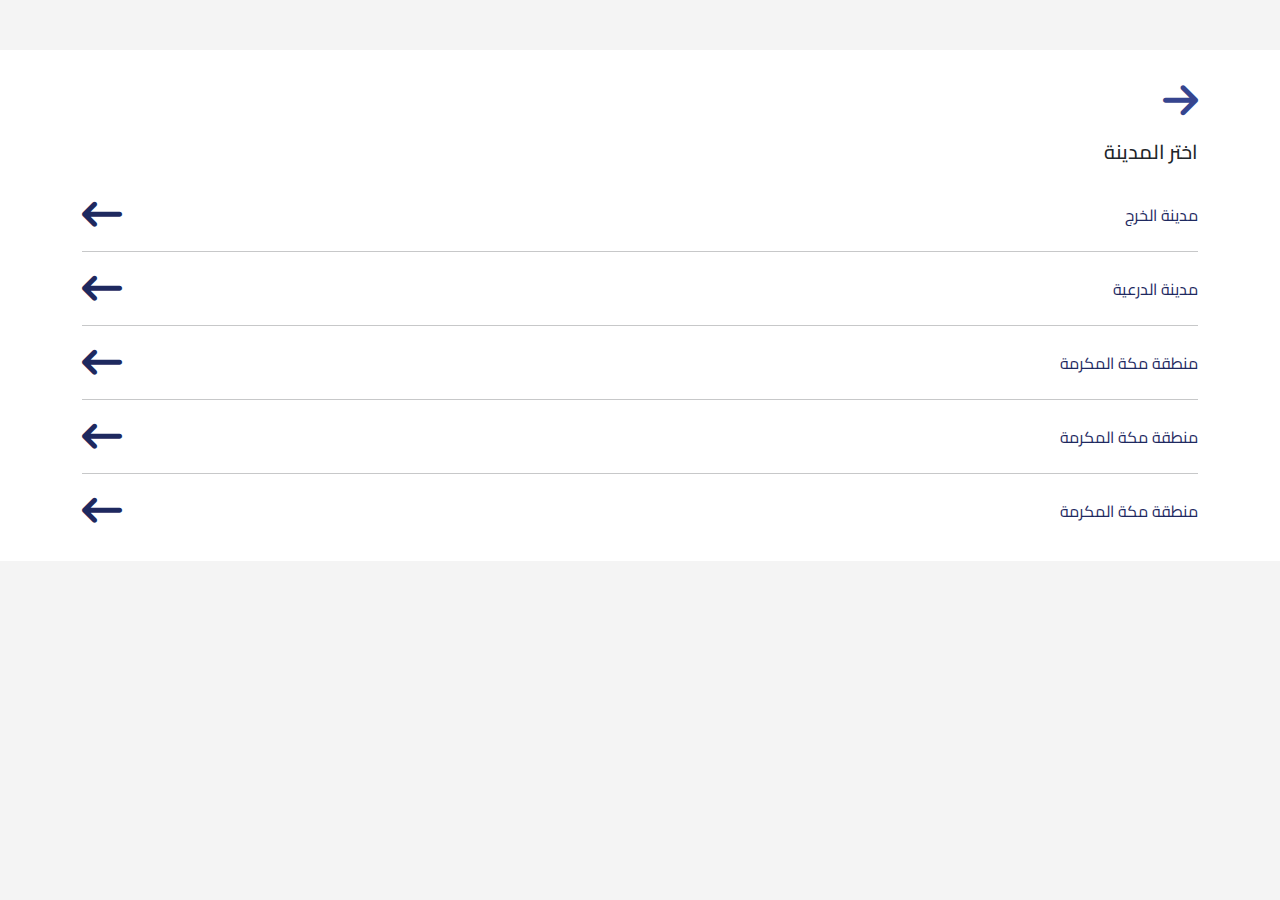
<file: advertismentpage3.html>
<!DOCTYPE html>
<html lang="en" dir="rtl">
  <head>
    <meta charset="UTF-8" />
    <meta http-equiv="X-UA-Compatible" content="IE=edge" />
    <meta name="viewport" content="width=device-width, initial-scale=1.0" />
    <title>Document</title>
    <!-- icon fontawesome -->
    <link rel="stylesheet" href="./css/all.min.css" />
    <!-- bootstrap file -->
    <link rel="stylesheet" href="./css/bootstrap.min.css" />

    <!-- <link
      href="https://cdn.jsdelivr.net/npm/bootstrap@5.1.3/dist/css/bootstrap.min.css"
      rel="stylesheet"
      integrity="sha384-1BmE4kWBq78iYhFldvKuhfTAU6auU8tT94WrHftjDbrCEXSU1oBoqyl2QvZ6jIW3"
      crossorigin="anonymous"
    /> -->

    <link rel="preconnect" href="https://fonts.googleapis.com" />
    <link rel="preconnect" href="https://fonts.gstatic.com" crossorigin />
    <link
      href="https://fonts.googleapis.com/css2?family=Cairo:wght@300;400;700&display=swap"
      rel="stylesheet"
    />

    <!-- googl fonts -->
    <link rel="preconnect" href="https://fonts.googleapis.com" />
    <link rel="preconnect" href="https://fonts.gstatic.com" crossorigin />
    <link
      href="https://fonts.googleapis.com/css2?family=Cairo:wght@300;400;700&display=swap"
      rel="stylesheet"
    />

    <!-- my css file -->
    <link rel="stylesheet" href="./css/advertismentpage3.css" />
  </head>
  <body>
    <!-- start section terms -->
    <section class="section-terms">
      <div class="container">
        <div class="enwan-page">
          <div class="arrow-page">
            <a href="./advertismentpage2.html">
              <i class="fa-solid fa-arrow-right"></i>
            </a>
            <h5>اﺧﺘﺮ اﻟﻤﺪﻳﻨﺔ</h5>
          </div>
        </div>
        <div class="text-link-all">
          <div class="text-link">
            <a href="./advertismentpage4.html">
              <div class="text-img">
                <p>ﻣﺪﻳﻨﺔ اﻟﺨﺮج</p>
              </div>
              <div class="icon-text">
                <i class="fa-solid fa-arrow-left-long"></i>
              </div>
            </a>
          </div>
          <hr />
          <div class="text-link">
            <a href="./advertismentpage4.html">
              <div class="text-img">
                <p>ﻣﺪﻳﻨﺔ اﻟﺪرﻋﻴﺔ</p>
              </div>
              <div class="icon-text">
                <i class="fa-solid fa-arrow-left-long"></i>
              </div>
            </a>
          </div>
          <hr />
          <div class="text-link">
            <a href="./advertismentpage4.html">
              <div class="text-img">
                <p>ﻣﻨﻄﻘﺔ ﻣﻜﺔ اﻟﻤﻜﺮﻣﺔ</p>
              </div>
              <div class="icon-text">
                <i class="fa-solid fa-arrow-left-long"></i>
              </div>
            </a>
          </div>
          <hr />
          <div class="text-link">
            <a href="./advertismentpage4.html">
              <div class="text-img">
                <p>ﻣﻨﻄﻘﺔ ﻣﻜﺔ اﻟﻤﻜﺮﻣﺔ</p>
              </div>
              <div class="icon-text">
                <i class="fa-solid fa-arrow-left-long"></i>
              </div>
            </a>
          </div>
          <hr />
          <div class="text-link">
            <a href="./advertismentpage4.html">
              <div class="text-img">
                <p>ﻣﻨﻄﻘﺔ ﻣﻜﺔ اﻟﻤﻜﺮﻣﺔ</p>
              </div>
              <div class="icon-text">
                <i class="fa-solid fa-arrow-left-long"></i>
              </div>
            </a>
          </div>
        </div>
      </div>
    </section>
    <!-- end section terms -->

    <script src="./js/jquery-3.6.0.min.js"></script>
    <script src="./js/popper.min.js"></script>
    <script src="./js/bootstrap.bundle.js"></script>
    <!-- <script
      src="https://cdn.jsdelivr.net/npm/bootstrap@5.1.3/dist/js/bootstrap.min.js"
      integrity="sha384-QJHtvGhmr9XOIpI6YVutG+2QOK9T+ZnN4kzFN1RtK3zEFEIsxhlmWl5/YESvpZ13"
      crossorigin="anonymous"
    ></script> -->
    <script src="./js/main.js"></script>
  </body>
</html>
</file>
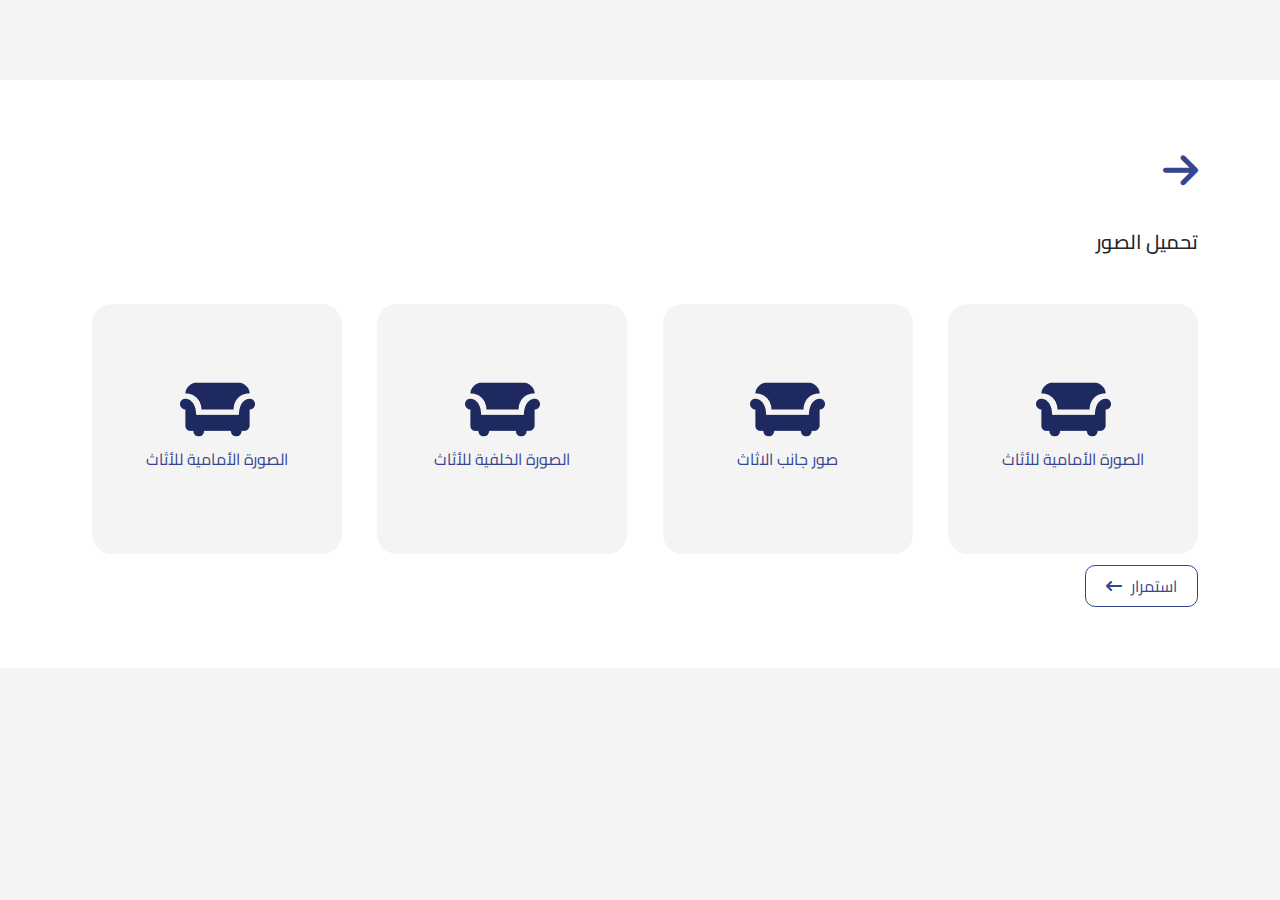
<file: advertismentpage4.html>
<!DOCTYPE html>
<html lang="en" dir="rtl">
  <head>
    <meta charset="UTF-8" />
    <meta http-equiv="X-UA-Compatible" content="IE=edge" />
    <meta name="viewport" content="width=device-width, initial-scale=1.0" />
    <title>Document</title>
    <!-- icon fontawesome -->
    <link rel="stylesheet" href="./css/all.min.css" />
    <!-- bootstrap file -->
    <link rel="stylesheet" href="./css/bootstrap.min.css" />

    <!-- <link
      href="https://cdn.jsdelivr.net/npm/bootstrap@5.1.3/dist/css/bootstrap.min.css"
      rel="stylesheet"
      integrity="sha384-1BmE4kWBq78iYhFldvKuhfTAU6auU8tT94WrHftjDbrCEXSU1oBoqyl2QvZ6jIW3"
      crossorigin="anonymous"
    /> -->

    <link rel="preconnect" href="https://fonts.googleapis.com" />
    <link rel="preconnect" href="https://fonts.gstatic.com" crossorigin />
    <link
      href="https://fonts.googleapis.com/css2?family=Cairo:wght@300;400;700&display=swap"
      rel="stylesheet"
    />

    <!-- googl fonts -->
    <link rel="preconnect" href="https://fonts.googleapis.com" />
    <link rel="preconnect" href="https://fonts.gstatic.com" crossorigin />
    <link
      href="https://fonts.googleapis.com/css2?family=Cairo:wght@300;400;700&display=swap"
      rel="stylesheet"
    />

    <!-- my css file -->
    <link rel="stylesheet" href="./css/advertismentpage4.css" />
  </head>
  <body>
    <!-- start page 4 -->
    <section class="sec-page">
      <div class="container">
        <div class="enwan-page">
          <div class="arrow-page">
            <a href="./advertismentpage3.html">
              <i class="fa-solid fa-arrow-right"></i>
            </a>
          </div>
          <h5>ﺗﺤﻤﻴﻞ اﻟﺼﻮر</h5>
        </div>

        <div class="box-img-all">
            <a href="#">
                <div class="box-img">
                    <img src="./images/img-a3mal-fnya-slide.png" alt="">
                    <p>اﻟﺼﻮرة اﻟﺄﻣﺎﻣﻴﺔ ﻟﻠﺄﺛﺎث</p>
                </div>
            </a>
            <a href="#">
                <div class="box-img">
                    <img src="./images/img-a3mal-fnya-slide.png" alt="">
                    <p>ﺻﻮر ﺟﺎﻧﺐ اﻟﺎﺛﺎث</p>
                </div>
            </a>
            <a href="#">
                <div class="box-img">
                    <img src="./images/img-a3mal-fnya-slide.png" alt="">
                    <p>اﻟﺼﻮرة اﻟﺨﻠﻔﻴﺔ ﻟﻠﺄﺛﺎث</p>
                </div>
            </a>
            <a href="#">
                <div class="box-img">
                    <img src="./images/img-a3mal-fnya-slide.png" alt="">
                    <p>اﻟﺼﻮرة اﻟﺄﻣﺎﻣﻴﺔ ﻟﻠﺄﺛﺎث</p>
                </div>
            </a>
        </div>
        <div class="btn-box">
          <a href="./advertismentpage5.html">استمرار <i class="fa-solid fa-arrow-left-long"></i></a>
            <!-- <button>استمرار <i class="fa-solid fa-arrow-left-long"></i> </button> -->
        </div>
      </div>
    </section>
    <!-- end page 4 -->

    <script src="./js/jquery-3.6.0.min.js"></script>
    <script src="./js/popper.min.js"></script>
    <script src="./js/bootstrap.bundle.js"></script>
    <!-- <script
      src="https://cdn.jsdelivr.net/npm/bootstrap@5.1.3/dist/js/bootstrap.min.js"
      integrity="sha384-QJHtvGhmr9XOIpI6YVutG+2QOK9T+ZnN4kzFN1RtK3zEFEIsxhlmWl5/YESvpZ13"
      crossorigin="anonymous"
    ></script> -->
    <script src="./js/main.js"></script>
  </body>
</html>
</file>
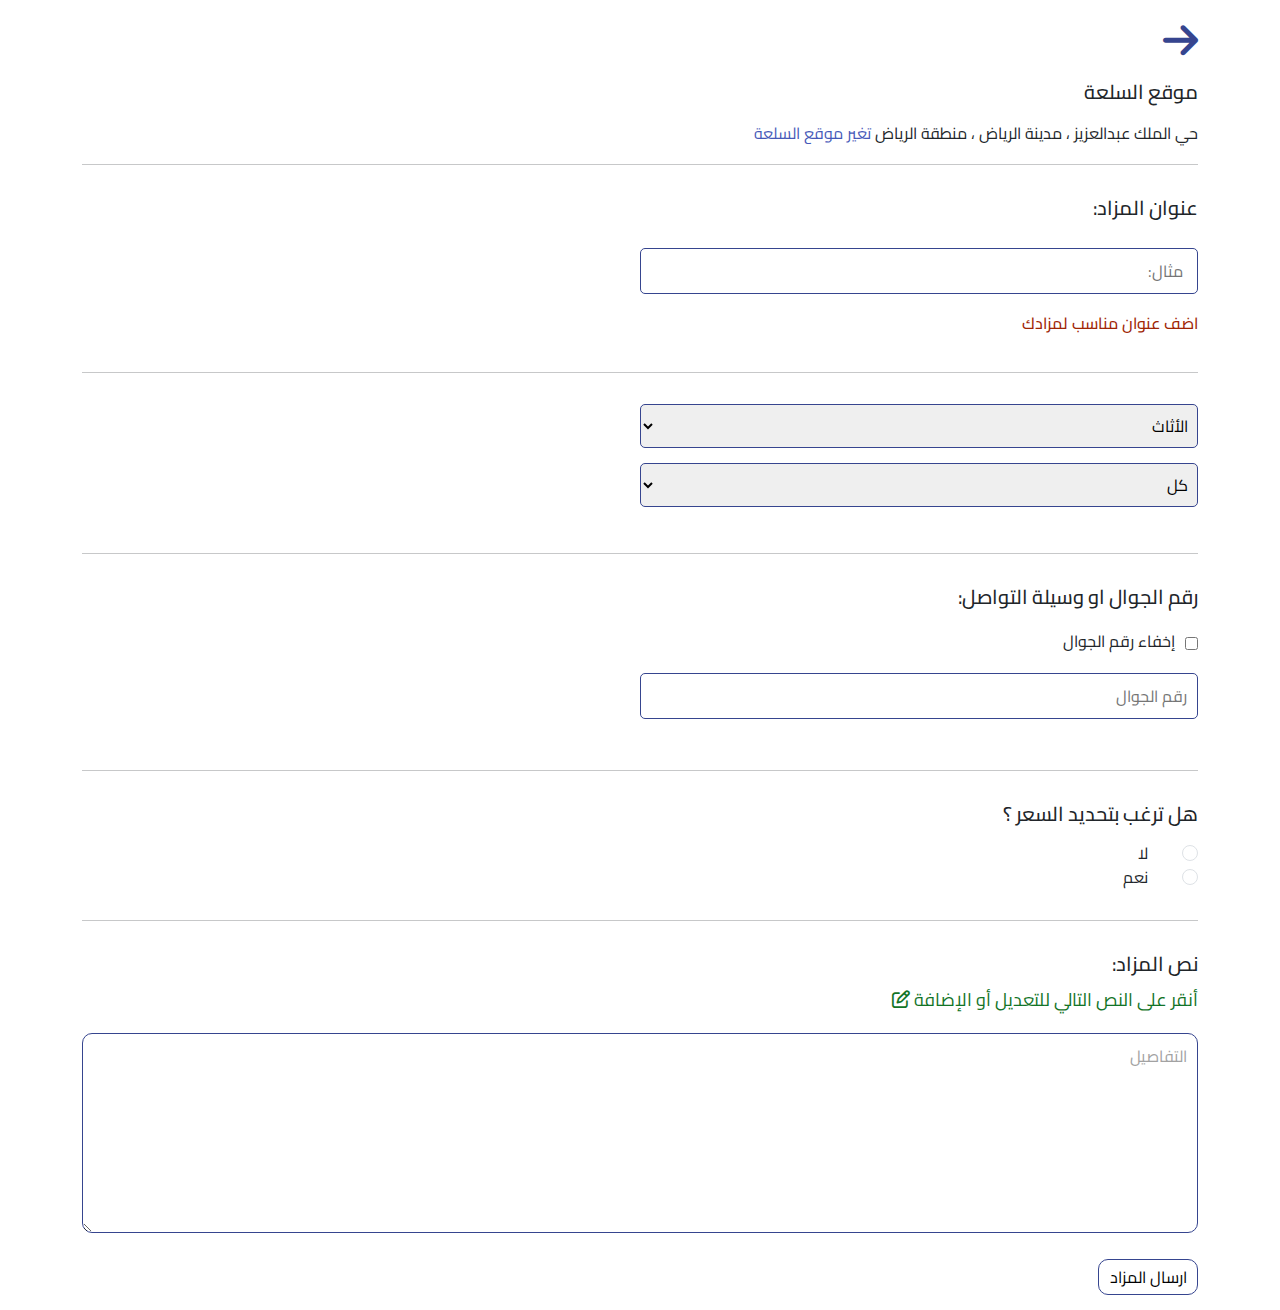
<file: advertismentpage5.html>
<!DOCTYPE html>
<html lang="en" dir="rtl">
  <head>
    <meta charset="UTF-8" />
    <meta http-equiv="X-UA-Compatible" content="IE=edge" />
    <meta name="viewport" content="width=device-width, initial-scale=1.0" />
    <title>Document</title>
    <!-- icon fontawesome -->
    <link rel="stylesheet" href="./css/all.min.css" />
    <!-- bootstrap file -->
    <link rel="stylesheet" href="./css/bootstrap.min.css" />

    <!-- <link
      href="https://cdn.jsdelivr.net/npm/bootstrap@5.1.3/dist/css/bootstrap.min.css"
      rel="stylesheet"
      integrity="sha384-1BmE4kWBq78iYhFldvKuhfTAU6auU8tT94WrHftjDbrCEXSU1oBoqyl2QvZ6jIW3"
      crossorigin="anonymous"
    /> -->

    <link rel="preconnect" href="https://fonts.googleapis.com" />
    <link rel="preconnect" href="https://fonts.gstatic.com" crossorigin />
    <link
      href="https://fonts.googleapis.com/css2?family=Cairo:wght@300;400;700&display=swap"
      rel="stylesheet"
    />

    <!-- googl fonts -->
    <link rel="preconnect" href="https://fonts.googleapis.com" />
    <link rel="preconnect" href="https://fonts.gstatic.com" crossorigin />
    <link
      href="https://fonts.googleapis.com/css2?family=Cairo:wght@300;400;700&display=swap"
      rel="stylesheet"
    />

    <!-- my css file -->
    <link rel="stylesheet" href="./css/advertismentpage5.css" />
  </head>
  <body>
    <!-- start page 5 -->
    <section class="sec-page">
      <div class="container">
        <div class="page-all">
          <div class="enwan-page">
            <div class="arrow-page">
              <a href="./advertismentpage4.html">
                <i class="fa-solid fa-arrow-right"></i>
              </a>
            </div>
            <h5>ﻣﻮﻗﻊ اﻟﺴﻠﻌﺔ</h5>
            <p>
              ﺣﻲ اﻟﻤﻠﻚ ﻋﺒﺪاﻟﻌﺰﻳﺰ ، ﻣﺪﻳﻨﺔ اﻟﺮﻳﺎض ، ﻣﻨﻄﻘﺔ اﻟﺮﻳﺎض
              <a href="./advertismentpage2.html"> ﺗﻐﻴﺮ ﻣﻮﻗﻊ اﻟﺴﻠﻌﺔ </a>
            </p>
          </div>
          <hr />
          <div class="sec-two">
            <h5>ﻋﻨﻮان المزاد:</h5>
            <input type="text" placeholder=" ﻣﺜﺎل:" required />
            <h6>اﺿﻒ ﻋﻨﻮان ﻣﻨﺎﺳﺐ لمزادك</h6>
          </div>
          <hr />
          <div class="sec-three">
            <select required>
              <option>الأثاث</option>
              <option>الأثاث</option>
              <option>الأثاث</option>
            </select>
            <select required>
              <option>كل</option>
              <option>كل</option>
              <option>كل</option>
            </select>
          </div>
          <hr />
          <div class="sec-four">
            <h5>رﻗﻢ اﻟﺠﻮال او وﺳﻴﻠﺔ اﻟﺘﻮاﺻﻞ:</h5>
            <div class="check-pass">
              <input type="checkbox" />
              <p>إﺧﻔﺎء رﻗﻢ اﻟﺠﻮال</p>
            </div>
            <input
              class="input-pass"
              type="number"
              placeholder="رقم الجوال"
              required
            />
          </div>
          <hr />
          <div class="sec-five">
            <h5>ﻫﻞ ﺗﺮﻏﺐ ﺑﺘﺤﺪﻳﺪ اﻟﺴﻌﺮ ؟</h5>
            <div class="wrong">
              <input
                class="form-check-input"
                type="radio"
                name="flexRadioDefault"
                id="flexRadioDefault1"
              />
              <label class="form-check-label" for="flexRadioDefault1">لا</label>
            </div>
            <div class="write">
              <input
                class="form-check-input"
                type="radio"
                name="flexRadioDefault"
                id="flexRadioDefault1"
              />
              <label class="form-check-label" for="flexRadioDefault1"
                >نعم</label
              >
            </div>
          </div>
          <hr />
          <div class="sec-sex">
            <h5>ﻧﺺ المزاد:</h5>
            <a href="#"
              >أﻧﻘﺮ ﻋﻠﻰ اﻟﻨﺺ اﻟﺘﺎﻟﻲ ﻟﻠﺘﻌﺪﻳﻞ أو اﻹﺿﺎﻓﺔ
              <i class="fa-regular fa-pen-to-square"></i>
            </a>
            <textarea>التفاصيل</textarea>
            <button class="btn-ersal">ارﺳﺎل المزاد</button>
          </div>
        </div>
      </div>
    </section>
    <!-- end page 5 -->

    <script src="./js/jquery-3.6.0.min.js"></script>
    <script src="./js/popper.min.js"></script>
    <script src="./js/bootstrap.bundle.js"></script>
    <!-- <script
      src="https://cdn.jsdelivr.net/npm/bootstrap@5.1.3/dist/js/bootstrap.min.js"
      integrity="sha384-QJHtvGhmr9XOIpI6YVutG+2QOK9T+ZnN4kzFN1RtK3zEFEIsxhlmWl5/YESvpZ13"
      crossorigin="anonymous"
    ></script> -->
    <script src="./js/main.js"></script>
  </body>
</html>
</file>
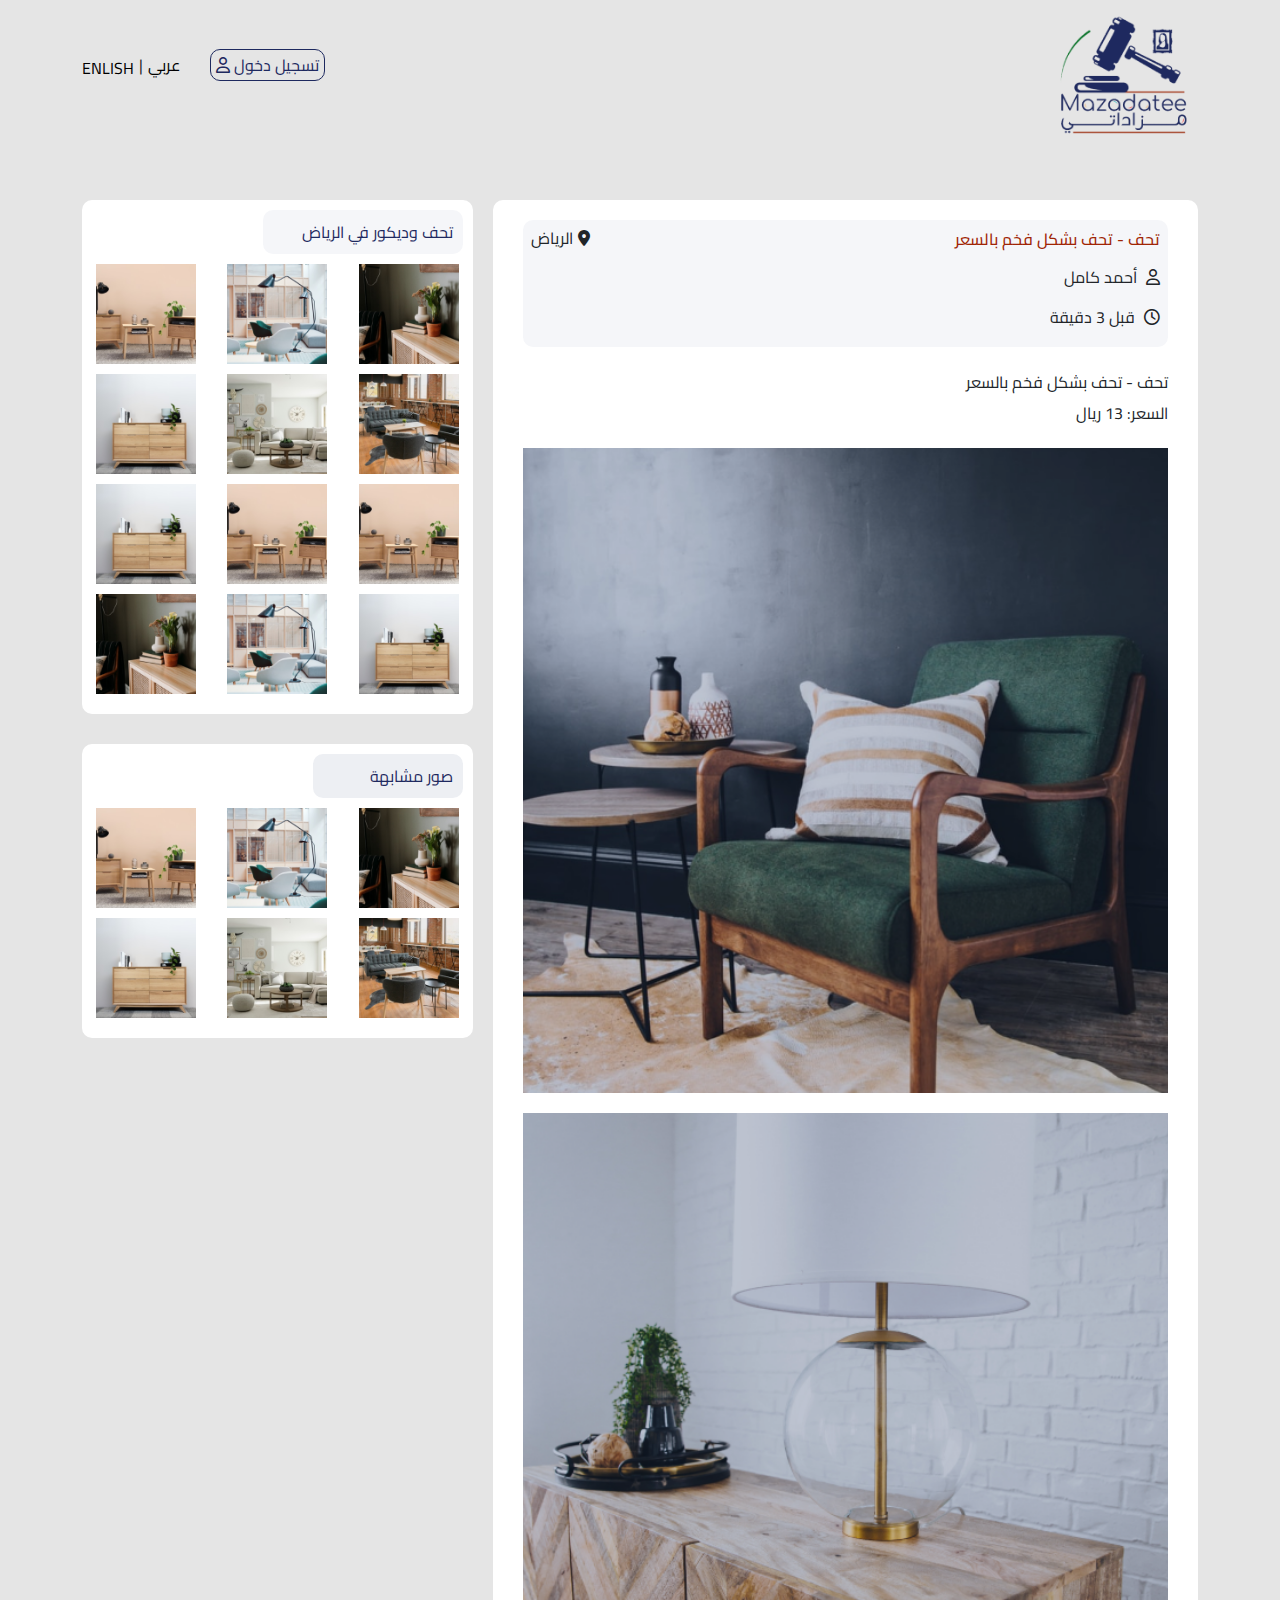
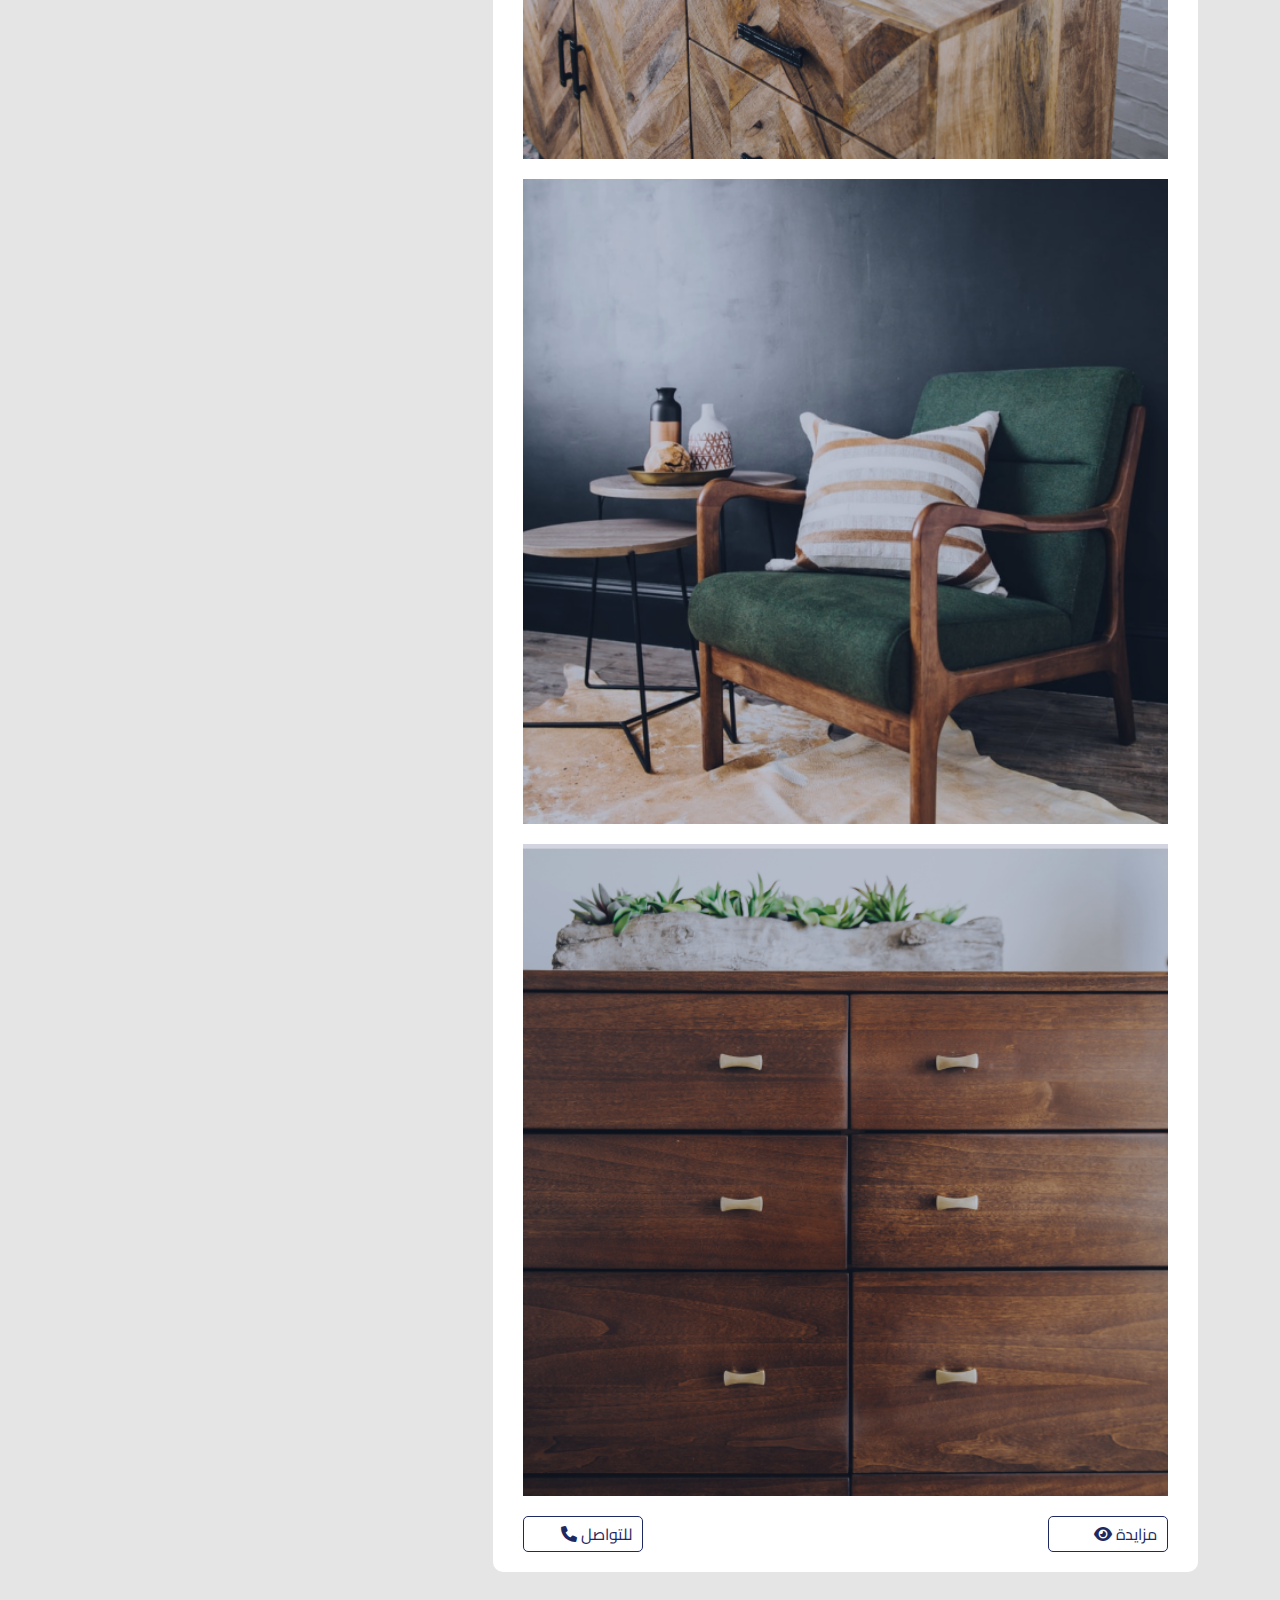
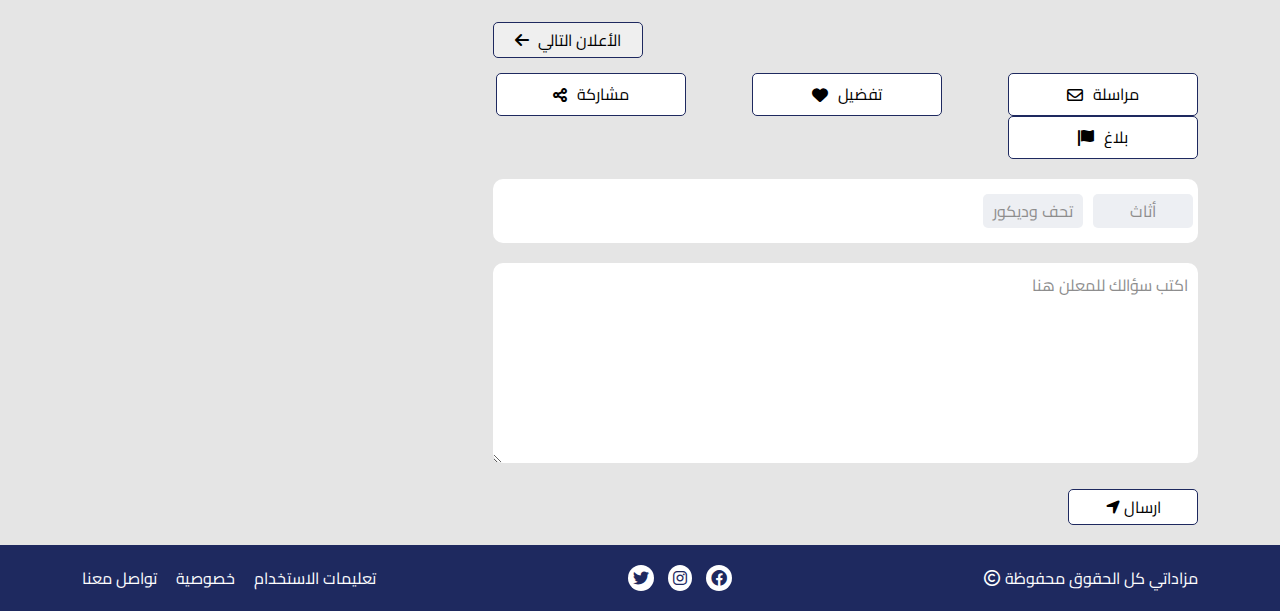
<file: elmazad.html>
<!DOCTYPE html>
<html lang="en" dir="rtl">
  <head>
    <meta charset="UTF-8" />
    <meta http-equiv="X-UA-Compatible" content="IE=edge" />
    <meta name="viewport" content="width=device-width, initial-scale=1.0" />
    <title>Document</title>
    <!-- icon fontawesome -->
    <link rel="stylesheet" href="./css/all.min.css" />
    <!-- bootstrap file -->
    <link rel="stylesheet" href="./css/bootstrap.min.css" />

    <!-- <link
      href="https://cdn.jsdelivr.net/npm/bootstrap@5.1.3/dist/css/bootstrap.min.css"
      rel="stylesheet"
      integrity="sha384-1BmE4kWBq78iYhFldvKuhfTAU6auU8tT94WrHftjDbrCEXSU1oBoqyl2QvZ6jIW3"
      crossorigin="anonymous"
    /> -->

    <link rel="preconnect" href="https://fonts.googleapis.com" />
    <link rel="preconnect" href="https://fonts.gstatic.com" crossorigin />
    <link
      href="https://fonts.googleapis.com/css2?family=Cairo:wght@300;400;700&display=swap"
      rel="stylesheet"
    />

    <!-- googl fonts -->
    <link rel="preconnect" href="https://fonts.googleapis.com" />
    <link rel="preconnect" href="https://fonts.gstatic.com" crossorigin />
    <link
      href="https://fonts.googleapis.com/css2?family=Cairo:wght@300;400;700&display=swap"
      rel="stylesheet"
    />

    <!-- my css file -->
    <link rel="stylesheet" href="./css/elmazad.css" />
  </head>
  <body>
    <!-- start section nav -->
    <section class="Nav">
      <div class="container">
        <div class="img-text-nav-all">
          <div class="img-nav">
            <a href="./index.html">
              <img src="./images/image-1.png" alt="" />
            </a>
          </div>

          <div class="lang-sign-efta7mzad-input">
            <div class="lang-sign-efta7mzad">
              <div class="sign-mzadak">
                <!-- <button>ﺗﺴﺠﻴﻞ دﺧﻮل <i class="fa-regular fa-user"></i></button> -->
                <!-- start model nav -->
                <div class="modal fade" id="exampleModalToggle" aria-hidden="true" aria-labelledby="exampleModalToggleLabel" tabindex="-1">
                  <div class="modal-dialog modal-dialog-centered">
                    <div class="modal-content">
                      <div class="modal-header">
                        <button type="button" class="btn-close" data-bs-dismiss="modal" aria-label="Close"></button>
                        <h5 class="modal-title" id="exampleModalToggleLabel">ﺗﺴﺠﻴﻞ دﺧﻮل</h5>
                      </div>
                      <div class="modal-body">
                        <input class="input-input" type="email" placeholder=" اﻟﺒﺮﻳﺪ اﻟﺄﻟﻜﺘﺮوﻧﻲ">
                        <input class="input-input" type="password" placeholder="كلمة المرور">
                        <div class="check-model">
                          <input type="checkbox">
                          <a href="./termsandcondition.html">الشروط والأحكام</a>
                        </div>
                        <button>تسجيل دخول</button>
                      </div>
                      <div class="modal-footer">
                        <div class="img-model">
                          <a href="http://www.facebook.com">
                            <img src="./images/img-face-model.png" alt="">
                          </a>
                          <a href="http://www.googlplay.com">
                            <img src="./images/img-google-model.png" alt="">
                          </a>
                          <a href="https://www.apple.com/eg/">
                            <img src="./images/img-apple-model.png" alt="">
                          </a>
                        </div>
                        <div class="e4trak">
                          <p>ليس لديك حساب؟</p>
                          <button class="btn btn-primary" data-bs-target="#exampleModalToggle2" data-bs-toggle="modal">اشتراك</button>
                        </div>
                      </div>
                    </div>
                  </div>
                </div>
                <!-- ^&^&&^ -->
                <div class="modal fade" id="exampleModalToggle2" aria-hidden="true" aria-labelledby="exampleModalToggleLabel2" tabindex="-1">
                  <div class="modal-dialog modal-dialog-centered">
                    <div class="modal-content">
                      <div class="modal-header">
                        <button type="button" class="btn-close" data-bs-dismiss="modal" aria-label="Close"></button>
                        <h5 class="modal-title" id="exampleModalToggleLabel2">انشاء حساب</h5>
                      </div>
                      <div class="modal-body">
                        <input class="input-input" type="text" placeholder="الأسم">
                        <input class="input-input" type="email" placeholder=" اﻟﺒﺮﻳﺪ اﻟﺄﻟﻜﺘﺮوﻧﻲ">
                        <input class="input-input" type="password" placeholder="كلمة المرور">
                        <input class="input-input" type="password" placeholder=" تأكيد كلمة المرور">
                        <div class="check-model">
                          <input type="checkbox">
                          <a href="./termsandcondition.html">الشروط والأحكام</a>
                        </div>
                        <button>تسجيل دخول</button>
                      </div>
                      <div class="modal-footer">
                        <div class="img-model">
                          <a href="http://">
                            <img src="./images/img-face-model.png" alt="">
                          </a>
                          <a href="http://">
                            <img src="./images/img-google-model.png" alt="">
                          </a>
                          <a href="http://">
                            <img src="./images/img-apple-model.png" alt="">
                          </a>
                        </div>
                        <div class="e4trak">
                          <p>هل لديك حساب؟</p>
                          <button class="btn btn-primary" data-bs-target="#exampleModalToggle" data-bs-toggle="modal">تسجيل الدخول</button>
                        </div>
                      </div>
                    </div>
                  </div>
                </div>
                <a class="btn-model-nav" data-bs-toggle="modal" href="#exampleModalToggle" role="button">ﺗﺴﺠﻴﻞ دﺧﻮل <i class="fa-regular fa-user"></i> </a>
                <!-- end model nav -->
                <!-- <button>افتح مزادك <i class="fa-solid fa-plus"></i></button> -->
              </div>
              <div class="lang">
                <a href="#">عربي</a>
                <span>|</span>
                <a class="eng" href="#">ENLISH</a>
              </div>
            </div>
          </div>
        </div>
      </div>
    </section>
    <!-- end section nav -->

    <!-- start section boxs elmazad -->
    <section class="elmazad-all">
      <div class="container">
        <div class="side-right-left">
          <div class="all-side-right-one">
            <div class="side-right">
              <div class="small-box">
                <div class="text-small-box">
                  <h6>ﺗﺤﻒ - ﺗﺤﻒ ﺑﺸﻜﻞ ﻓﺨﻢ ﺑﺎﻟﺴﻌﺮ</h6>
                  <p><i class="fa-regular fa-user"></i> أﺣﻤﺪ ﻛﺎﻣﻞ</p>
                  <p><i class="fa-regular fa-clock"></i> ﻗﺒﻞ 3 دﻗﻴﻘﺔ</p>
                </div>
                <div class="text-left-small-box">
                  <p><i class="fa-solid fa-location-dot"></i> الرياض</p>
                </div>
              </div>
              <div class="text-side-right">
                <p>ﺗﺤﻒ - ﺗﺤﻒ ﺑﺸﻜﻞ ﻓﺨﻢ ﺑﺎﻟﺴﻌﺮ</p>
                <p>اﻟﺴﻌﺮ: 13 رﻳﺎل</p>
              </div>
              <div class="img-side-right">
                <img src="./images/img-elmzad-1.png" alt="" />
                <img src="./images/img-elmzad-2.png" alt="" />
                <img src="./images/img-elmzad-1.png" alt="" />
                <img src="./images/img-elmzad-3.png" alt="" />
              </div>
              <div class="btn-flex">
                  <a href="./elmozaydat.html"> مزايدة <i class="fa-solid fa-eye"></i> </a>
                 <!-- start modal etsal -->
                  <!-- Modal 1 -->
                <div
                  dir="rtl"
                  class="modal fade"
                  id="exampleModal"
                  aria-hidden="true"
                  aria-labelledby="exampleModalToggleLabel"
                  tabindex="-1"
                >
                  <div class="modal-dialog modal-dialog-centered">
                    <div class="modal-content">
                      <div class="modal-header">
                          <button
                            type="button"
                            class="btn-close"
                            data-bs-dismiss="modal"
                            aria-label="Close"
                          ></button>
                        <h5 class="modal-title" id="exampleModalToggleLabel">
                      
                        </h5>
                      </div>
                      <div class="modal-body">
                       <h5 style="margin-bottom: 20px;">اﻟﺘﻮاﺻﻞ ﻣﻊ اﻟﻤﻌﻠﻦ</h5>
                        <a href="#"> <i class="fa-regular fa-envelope"></i> اﻟﺮﺳﺎﺋﻞ اﻟﺨﺎﺻﺔ</a>
                        <a href="tel:+0580125943"> <i class="fa-solid fa-phone-flip"></i> 0580125943 / 0581805441  </a>
                        <a href="tel:+0581805441"> <i class="fa-brands fa-whatsapp"></i>اﻟﺘﻮاﺻﻞ ﻋﺒﺮ اﻟﻮاﺗﺴﺎب</a>
                      </div>
                    </div>
                  </div>
                </div>
                <a
                  class="yarab"
                  data-bs-toggle="modal"
                  href="#exampleModal"
                  role="button"
                  >للتواصل <i class="fa-solid fa-phone"></i
                ></a>
                <!-- ***************************** -->
                <!-- end modal etsal -->
              </div>
            </div>
            <div class="btn-e3lan-eltany">
              <button>
                اﻟﺄﻋﻠﺎن اﻟﺘﺎﻟﻲ <i class="fa-solid fa-arrow-left"></i>
              </button>
            </div>
            <div class="linkat-under-side">
              <a href="#">مراسلة <i class="fa-regular fa-envelope"></i> </a>
              <a href="#">تفضيل <i class="fa-solid fa-heart"></i> </a>
              <a href="#">مشاركة <i class="fa-solid fa-share-nodes"></i> </a>
              <a href="#">بلاغ <i class="fa-solid fa-flag"></i> </a>
            </div>
            <div class="div-box">
              <p>أثاث</p>
              <p>ﺗﺤﻒ ودﻳﻜﻮر</p>
            </div>
            <div class="div-txtarea">
              <textarea>اﻛﺘﺐ ﺳﺆاﻟﻚ ﻟﻠﻤﻌﻠﻦ ﻫﻨﺎ</textarea>
            </div>
            <div class="send">
              <button>ارسال <i class="fa-solid fa-location-arrow"></i></button>
            </div>
          </div>

          <div class="side-left">
            <div class="side-one">
              <div class="enwan-side-left">
                <p>ﺗﺤﻒ ودﻳﻜﻮر ﻓﻲ اﻟﺮﻳﺎض</p>
              </div>
              <div class="row">
                <div class="col-4">
                  <img src="./images/img-small-box-1.png" alt="" />
                </div>
                <div class="col-4">
                  <img src="./images/img-small-box-2.png" alt="" />
                </div>
                <div class="col-4">
                  <img src="./images/img-small-box-3.png" alt="" />
                </div>
                <div class="col-4">
                  <img src="./images/img-small-box-4.png" alt="" />
                </div>
                <div class="col-4">
                  <img src="./images/img-small-box-5.png" alt="" />
                </div>
                <div class="col-4">
                  <img src="./images/img-small-box-6.png" alt="" />
                </div>
                <div class="col-4">
                  <img src="./images/img-small-box-3.png" alt="" />
                </div>
                <div class="col-4">
                  <img src="./images/img-small-box-3.png" alt="" />
                </div>
                <div class="col-4">
                  <img src="./images/img-small-box-6.png" alt="" />
                </div>
                <div class="col-4">
                  <img src="./images/img-small-box-6.png" alt="" />
                </div>
                <div class="col-4">
                  <img src="./images/img-small-box-2.png" alt="" />
                </div>
                <div class="col-4">
                  <img src="./images/img-small-box-1.png" alt="" />
                </div>
              </div>
            </div>
            <div class="side-two">
              <div class="enwan-side-left-two">
                <p>ﺻﻮر ﻣﺸﺎﺑﻬﺔ</p>
              </div>
              <div class="row">
                <div class="col-4">
                  <img src="./images/img-small-box-1.png" alt="" />
                </div>
                <div class="col-4">
                  <img src="./images/img-small-box-2.png" alt="" />
                </div>
                <div class="col-4">
                  <img src="./images/img-small-box-3.png" alt="" />
                </div>
                <div class="col-4">
                  <img src="./images/img-small-box-4.png" alt="" />
                </div>
                <div class="col-4">
                  <img src="./images/img-small-box-5.png" alt="" />
                </div>
                <div class="col-4">
                  <img src="./images/img-small-box-6.png" alt="" />
                </div>
              </div>
            </div>
          </div>
        </div>
      </div>
    </section>
    <!-- end section boxs elmazad -->

    <!-- start footer -->
    <footer>
      <div class="container">
        <div class="foot-all">
          <div class="text-foot">
            <p>
              ﻣﺰاداﺗﻲ ﻛﻞ اﻟﺤﻘﻮق ﻣﺤﻔﻮﻇﺔ <i class="fa-regular fa-copyright"></i>
            </p>
          </div>
          <div class="logo-foot">
            <a href="http://www.facebook.com">
              <i class="fa-brands fa-facebook"></i>
            </a>
            <a href="http://www.instagram.com">
              <i class="fa-brands fa-instagram"></i>
            </a>
            <a href="http://www.twitter.com">
              <i class="fa-brands fa-twitter"></i>
            </a>
          </div>
          <div class="link-foot">
            <!-- <a href="#">ﻣﻦ ﻧﺤﻦ</a>
            <a href="#">أعمالنا</a> -->
            <a href="./termsandcondition.html">ﺗﻌﻠﻴﻤﺎت اﻟﺎﺳﺘﺨﺪام</a>
            <a href="./termsandcondition.html">خصوصية</a>
            <a href="./twasalm3na.html">تواصل معنا</a>
          </div>
        </div>
      </div>
    </footer>
    <!-- end footer -->

    <script src="./js/jquery-3.6.0.min.js"></script>
    <script src="./js/popper.min.js"></script>
    <script src="./js/bootstrap.bundle.js"></script>
    <!-- <script
      src="https://cdn.jsdelivr.net/npm/bootstrap@5.1.3/dist/js/bootstrap.min.js"
      integrity="sha384-QJHtvGhmr9XOIpI6YVutG+2QOK9T+ZnN4kzFN1RtK3zEFEIsxhlmWl5/YESvpZ13"
      crossorigin="anonymous"
    ></script> -->
    <script src="./js/main.js"></script>
  </body>
</html>
</file>
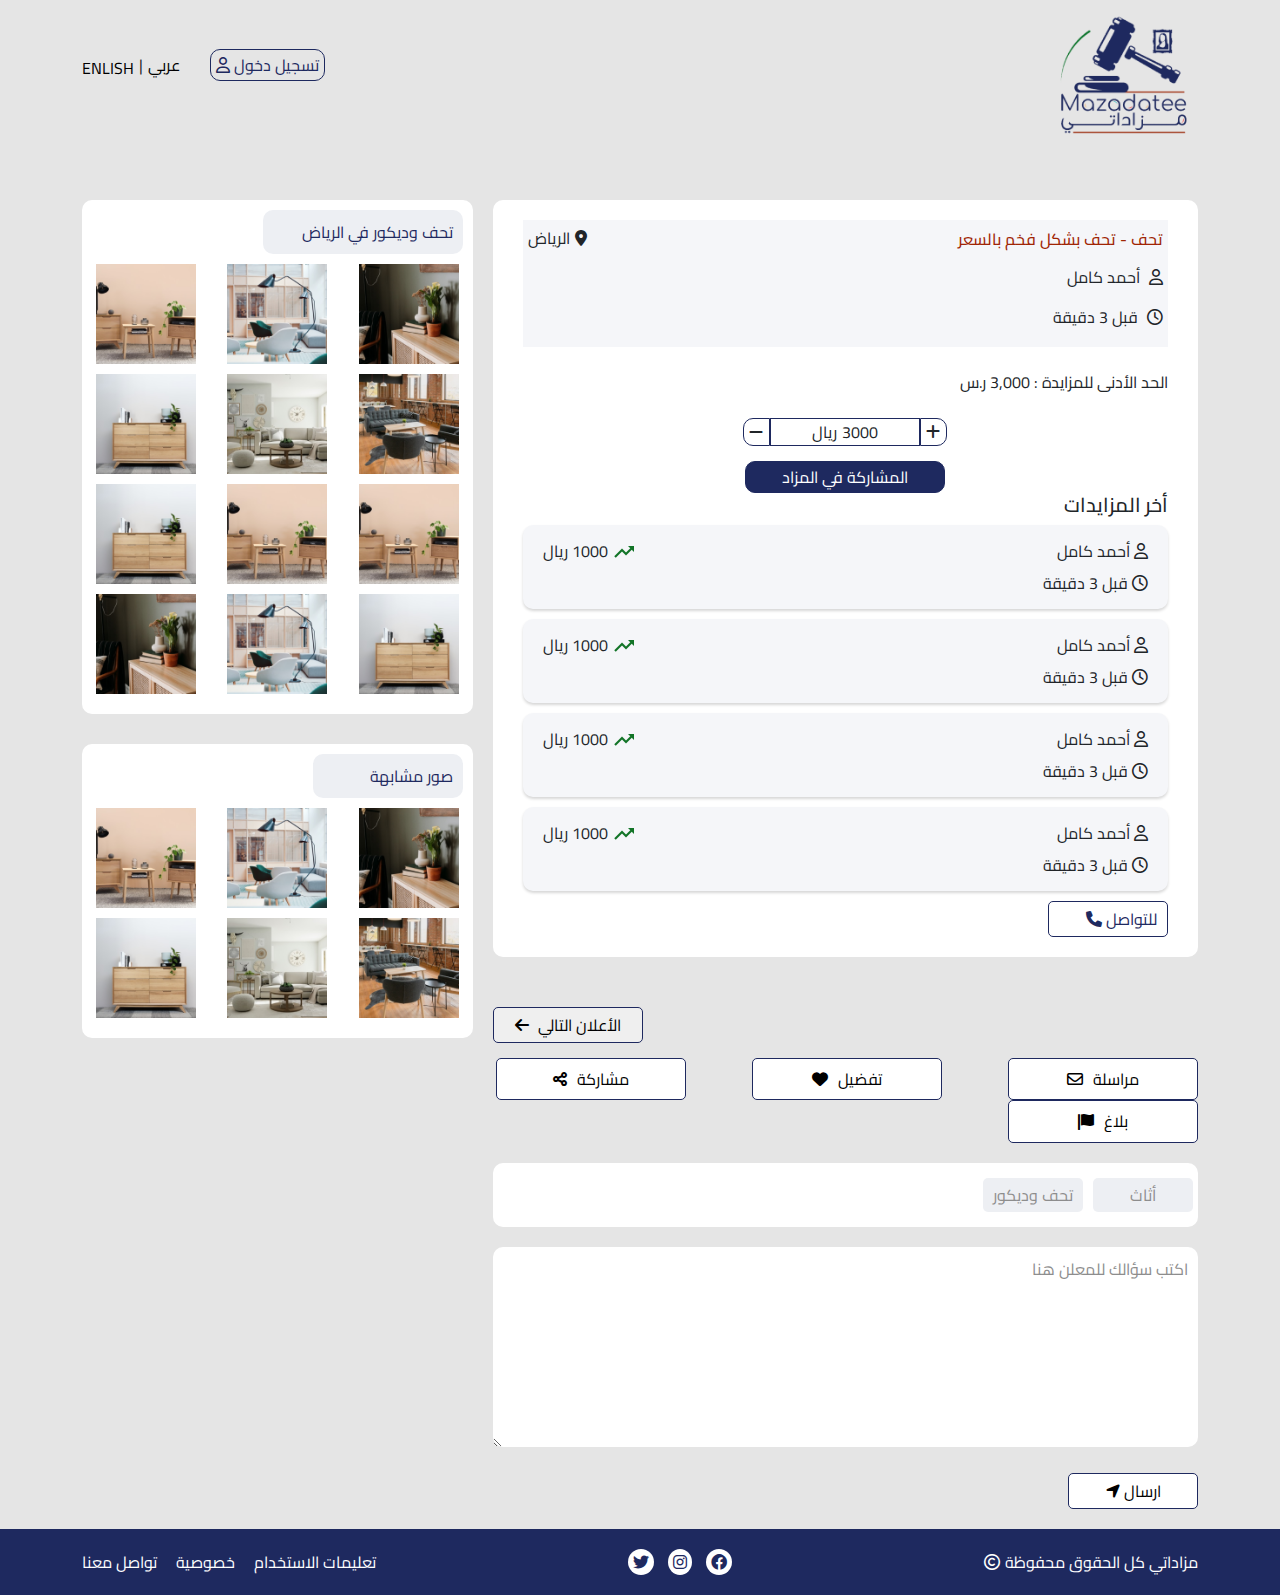
<file: elmozaydat.html>
<!DOCTYPE html>
<html lang="en" dir="rtl">
  <head>
    <meta charset="UTF-8" />
    <meta http-equiv="X-UA-Compatible" content="IE=edge" />
    <meta name="viewport" content="width=device-width, initial-scale=1.0" />
    <title>Document</title>
    <!-- icon fontawesome -->
    <link rel="stylesheet" href="./css/all.min.css" />
    <!-- bootstrap file -->
    <link rel="stylesheet" href="./css/bootstrap.min.css" />

    <!-- <link
      href="https://cdn.jsdelivr.net/npm/bootstrap@5.1.3/dist/css/bootstrap.min.css"
      rel="stylesheet"
      integrity="sha384-1BmE4kWBq78iYhFldvKuhfTAU6auU8tT94WrHftjDbrCEXSU1oBoqyl2QvZ6jIW3"
      crossorigin="anonymous"
    /> -->

    <link rel="preconnect" href="https://fonts.googleapis.com" />
    <link rel="preconnect" href="https://fonts.gstatic.com" crossorigin />
    <link
      href="https://fonts.googleapis.com/css2?family=Cairo:wght@300;400;700&display=swap"
      rel="stylesheet"
    />

    <!-- googl fonts -->
    <link rel="preconnect" href="https://fonts.googleapis.com" />
    <link rel="preconnect" href="https://fonts.gstatic.com" crossorigin />
    <link
      href="https://fonts.googleapis.com/css2?family=Cairo:wght@300;400;700&display=swap"
      rel="stylesheet"
    />

    <!-- my css file -->
    <link rel="stylesheet" href="./css/elmozayda.css" />
  </head>
  <body>
    <!-- start section nav -->
    <section class="Nav">
      <div class="container">
        <div class="img-text-nav-all">
          <div class="img-nav">
            <a href="./index.html">
              <img src="./images/image-1.png" alt="" />
            </a>
          </div>

          <div class="lang-sign-efta7mzad-input">
            <div class="lang-sign-efta7mzad">
              <div class="sign-mzadak">
                <!-- <button>ﺗﺴﺠﻴﻞ دﺧﻮل <i class="fa-regular fa-user"></i></button> -->
                <!-- start model nav -->
                <div
                  class="modal fade"
                  id="exampleModalToggle"
                  aria-hidden="true"
                  aria-labelledby="exampleModalToggleLabel"
                  tabindex="-1"
                >
                  <div class="modal-dialog modal-dialog-centered">
                    <div class="modal-content">
                      <div class="modal-header">
                        <button
                          type="button"
                          class="btn-close"
                          data-bs-dismiss="modal"
                          aria-label="Close"
                        ></button>
                        <h5 class="modal-title" id="exampleModalToggleLabel">
                          ﺗﺴﺠﻴﻞ دﺧﻮل
                        </h5>
                      </div>
                      <div class="modal-body">
                        <input
                          class="input-input"
                          type="email"
                          placeholder=" اﻟﺒﺮﻳﺪ اﻟﺄﻟﻜﺘﺮوﻧﻲ"
                        />
                        <input
                          class="input-input"
                          type="password"
                          placeholder="كلمة المرور"
                        />
                        <div class="check-model">
                          <input type="checkbox" />
                          <a href="./termsandcondition.html">الشروط والأحكام</a>
                        </div>
                        <button>تسجيل دخول</button>
                      </div>
                      <div class="modal-footer">
                        <div class="img-model">
                          <a href="http://www.facebook.com">
                            <img src="./images/img-face-model.png" alt="" />
                          </a>
                          <a href="http://www.googlplay.com">
                            <img src="./images/img-google-model.png" alt="" />
                          </a>
                          <a href="https://www.apple.com/eg/">
                            <img src="./images/img-apple-model.png" alt="" />
                          </a>
                        </div>
                        <div class="e4trak">
                          <p>ليس لديك حساب؟</p>
                          <button
                            class="btn btn-primary"
                            data-bs-target="#exampleModalToggle2"
                            data-bs-toggle="modal"
                          >
                            اشتراك
                          </button>
                        </div>
                      </div>
                    </div>
                  </div>
                </div>
                <!-- ^&^&&^ -->
                <div
                  class="modal fade"
                  id="exampleModalToggle2"
                  aria-hidden="true"
                  aria-labelledby="exampleModalToggleLabel2"
                  tabindex="-1"
                >
                  <div class="modal-dialog modal-dialog-centered">
                    <div class="modal-content">
                      <div class="modal-header">
                        <button
                          type="button"
                          class="btn-close"
                          data-bs-dismiss="modal"
                          aria-label="Close"
                        ></button>
                        <h5 class="modal-title" id="exampleModalToggleLabel2">
                          انشاء حساب
                        </h5>
                      </div>
                      <div class="modal-body">
                        <input
                          class="input-input"
                          type="text"
                          placeholder="الأسم"
                        />
                        <input
                          class="input-input"
                          type="email"
                          placeholder=" اﻟﺒﺮﻳﺪ اﻟﺄﻟﻜﺘﺮوﻧﻲ"
                        />
                        <input
                          class="input-input"
                          type="password"
                          placeholder="كلمة المرور"
                        />
                        <input
                          class="input-input"
                          type="password"
                          placeholder=" تأكيد كلمة المرور"
                        />
                        <div class="check-model">
                          <input type="checkbox" />
                          <a href="./termsandcondition.html">الشروط والأحكام</a>
                        </div>
                        <button>تسجيل دخول</button>
                      </div>
                      <div class="modal-footer">
                        <div class="img-model">
                          <a href="http://">
                            <img src="./images/img-face-model.png" alt="" />
                          </a>
                          <a href="http://">
                            <img src="./images/img-google-model.png" alt="" />
                          </a>
                          <a href="http://">
                            <img src="./images/img-apple-model.png" alt="" />
                          </a>
                        </div>
                        <div class="e4trak">
                          <p>هل لديك حساب؟</p>
                          <button
                            class="btn btn-primary"
                            data-bs-target="#exampleModalToggle"
                            data-bs-toggle="modal"
                          >
                            تسجيل الدخول
                          </button>
                        </div>
                      </div>
                    </div>
                  </div>
                </div>
                <a
                  class="btn-model-nav"
                  data-bs-toggle="modal"
                  href="#exampleModalToggle"
                  role="button"
                  >ﺗﺴﺠﻴﻞ دﺧﻮل <i class="fa-regular fa-user"></i>
                </a>
                <!-- end model nav -->
                <!-- <button>افتح مزادك <i class="fa-solid fa-plus"></i></button> -->
              </div>
              <div class="lang">
                <a href="#">عربي</a>
                <span>|</span>
                <a class="eng" href="#">ENLISH</a>
              </div>
            </div>
          </div>
        </div>
      </div>
    </section>
    <!-- end section nav -->

    <!-- start section boxs elmazad -->
    <section class="elmazad-all">
      <div class="container">
        <div class="side-right-left">
          <div class="all-side-right-one">
            <div class="side-right">
              <div class="small-box">
                <div class="text-small-box">
                  <h6>ﺗﺤﻒ - ﺗﺤﻒ ﺑﺸﻜﻞ ﻓﺨﻢ ﺑﺎﻟﺴﻌﺮ</h6>
                  <p><i class="fa-regular fa-user"></i> أﺣﻤﺪ ﻛﺎﻣﻞ</p>
                  <p><i class="fa-regular fa-clock"></i> ﻗﺒﻞ 3 دﻗﻴﻘﺔ</p>
                </div>
                <div class="text-left-small-box">
                  <p><i class="fa-solid fa-location-dot"></i> الرياض</p>
                </div>
              </div>
              <div class="text-side-right">
                <p>الحد الأدنى للمزايدة : 3,000 ر.س</p>
              </div>
              <!-- <div class="img-side-right">
                <img src="./images/img-elmzad-1.png" alt="" />
                <img src="./images/img-elmzad-2.png" alt="" />
                <img src="./images/img-elmzad-1.png" alt="" />
                <img src="./images/img-elmzad-3.png" alt="" />
              </div> -->



              <div class="div-num">
                <i class="fa-solid fa-plus pluss"></i>
                <p>
                  <span style="margin-left: 5px" class="NUM">3000</span>ريال
                </p>
                <i class="fa-solid fa-minus minuss"></i>
              </div>


              <script>

              </script>


              <div class="btn-elmo4arka">
                <a href="./advertismentpage1.html">
                  <button>المشاركة في المزاد</button>
                </a>
              </div>
              <div class="enwan-mzad">
                <h5>أخر المزايدات</h5>
              </div>
              <div class="box-mzad">
                <div class="user-mzad">
                  <p><i class="fa-regular fa-user"></i> أﺣﻤﺪ ﻛﺎﻣﻞ</p>
                  <p><i class="fa-regular fa-clock"></i> ﻗﺒﻞ 3 دﻗﻴﻘﺔ</p>
                </div>
                <div class="salary-mzad">
                  <p><img src="./images/sahm-salary.png" alt="" /> 1000 ريال</p>
                </div>
              </div>
              <div class="box-mzad">
                <div class="user-mzad">
                  <p><i class="fa-regular fa-user"></i> أﺣﻤﺪ ﻛﺎﻣﻞ</p>
                  <p><i class="fa-regular fa-clock"></i> ﻗﺒﻞ 3 دﻗﻴﻘﺔ</p>
                </div>
                <div class="salary-mzad">
                  <p><img src="./images/sahm-salary.png" alt="" /> 1000 ريال</p>
                </div>
              </div>
              <div class="box-mzad">
                <div class="user-mzad">
                  <p><i class="fa-regular fa-user"></i> أﺣﻤﺪ ﻛﺎﻣﻞ</p>
                  <p><i class="fa-regular fa-clock"></i> ﻗﺒﻞ 3 دﻗﻴﻘﺔ</p>
                </div>
                <div class="salary-mzad">
                  <p><img src="./images/sahm-salary.png" alt="" /> 1000 ريال</p>
                </div>
              </div>
              <div class="box-mzad">
                <div class="user-mzad">
                  <p><i class="fa-regular fa-user"></i> أﺣﻤﺪ ﻛﺎﻣﻞ</p>
                  <p><i class="fa-regular fa-clock"></i> ﻗﺒﻞ 3 دﻗﻴﻘﺔ</p>
                </div>
                <div class="salary-mzad">
                  <p><img src="./images/sahm-salary.png" alt="" /> 1000 ريال</p>
                </div>
              </div>
              <div class="btn-flex">
                <!-- <a href="#"> مزايدة <i class="fa-solid fa-eye"></i> </a> -->
                <!-- Modal 1 -->
                <div
                  dir="rtl"
                  class="modal fade"
                  id="exampleModal"
                  aria-hidden="true"
                  aria-labelledby="exampleModalToggleLabel"
                  tabindex="-1"
                >
                  <div class="modal-dialog modal-dialog-centered">
                    <div class="modal-content">
                      <div class="modal-header">
                        <button
                          type="button"
                          class="btn-close"
                          data-bs-dismiss="modal"
                          aria-label="Close"
                        ></button>
                        <h5
                          class="modal-title"
                          id="exampleModalToggleLabel"
                        ></h5>
                      </div>
                      <div class="modal-body">
                        <h5 style="margin-bottom: 20px">اﻟﺘﻮاﺻﻞ ﻣﻊ اﻟﻤﻌﻠﻦ</h5>
                        <a href="#">
                          <i class="fa-regular fa-envelope"></i>
                          اﻟﺮﺳﺎﺋﻞاﻟﺨﺎﺻﺔ</a
                        >
                        <a href="tel:+0580125943">
                          <i class="fa-solid fa-phone-flip"></i> 0580125943 /
                          0581805441
                        </a>
                        <a href="tel:+0581805441">
                          <i class="fa-brands fa-whatsapp"></i>اﻟﺘﻮاﺻﻞ
                          ﻋﺒﺮاﻟﻮاﺗﺴﺎب</a
                        >
                      </div>
                    </div>
                  </div>
                </div>
                <a
                  class="yarab"
                  data-bs-toggle="modal"
                  href="#exampleModal"
                  role="button"
                  >للتواصل <i class="fa-solid fa-phone"></i
                ></a>
                <!-- ***************************** -->
                <!-- end modal etsal -->
              </div>
            </div>
            <div class="btn-e3lan-eltany">
              <button>
                اﻟﺄﻋﻠﺎن اﻟﺘﺎﻟﻲ <i class="fa-solid fa-arrow-left"></i>
              </button>
            </div>
            <div class="linkat-under-side">
              <a href="#">مراسلة <i class="fa-regular fa-envelope"></i> </a>
              <a href="#">تفضيل <i class="fa-solid fa-heart"></i> </a>
              <a href="#">مشاركة <i class="fa-solid fa-share-nodes"></i> </a>
              <a href="#">بلاغ <i class="fa-solid fa-flag"></i> </a>
            </div>
            <div class="div-box">
              <p>أثاث</p>
              <p>ﺗﺤﻒ ودﻳﻜﻮر</p>
            </div>
            <div class="div-txtarea">
              <textarea>اﻛﺘﺐ ﺳﺆاﻟﻚ ﻟﻠﻤﻌﻠﻦ ﻫﻨﺎ</textarea>
            </div>
            <div class="send">
              <button>ارسال <i class="fa-solid fa-location-arrow"></i></button>
            </div>
          </div>

          <div class="side-left">
            <div class="side-one">
              <div class="enwan-side-left">
                <p>ﺗﺤﻒ ودﻳﻜﻮر ﻓﻲ اﻟﺮﻳﺎض</p>
              </div>
              <div class="row">
                <div class="col-4">
                  <img src="./images/img-small-box-1.png" alt="" />
                </div>
                <div class="col-4">
                  <img src="./images/img-small-box-2.png" alt="" />
                </div>
                <div class="col-4">
                  <img src="./images/img-small-box-3.png" alt="" />
                </div>
                <div class="col-4">
                  <img src="./images/img-small-box-4.png" alt="" />
                </div>
                <div class="col-4">
                  <img src="./images/img-small-box-5.png" alt="" />
                </div>
                <div class="col-4">
                  <img src="./images/img-small-box-6.png" alt="" />
                </div>
                <div class="col-4">
                  <img src="./images/img-small-box-3.png" alt="" />
                </div>
                <div class="col-4">
                  <img src="./images/img-small-box-3.png" alt="" />
                </div>
                <div class="col-4">
                  <img src="./images/img-small-box-6.png" alt="" />
                </div>
                <div class="col-4">
                  <img src="./images/img-small-box-6.png" alt="" />
                </div>
                <div class="col-4">
                  <img src="./images/img-small-box-2.png" alt="" />
                </div>
                <div class="col-4">
                  <img src="./images/img-small-box-1.png" alt="" />
                </div>
              </div>
            </div>
            <div class="side-two">
              <div class="enwan-side-left-two">
                <p>ﺻﻮر ﻣﺸﺎﺑﻬﺔ</p>
              </div>
              <div class="row">
                <div class="col-4">
                  <img src="./images/img-small-box-1.png" alt="" />
                </div>
                <div class="col-4">
                  <img src="./images/img-small-box-2.png" alt="" />
                </div>
                <div class="col-4">
                  <img src="./images/img-small-box-3.png" alt="" />
                </div>
                <div class="col-4">
                  <img src="./images/img-small-box-4.png" alt="" />
                </div>
                <div class="col-4">
                  <img src="./images/img-small-box-5.png" alt="" />
                </div>
                <div class="col-4">
                  <img src="./images/img-small-box-6.png" alt="" />
                </div>
              </div>
            </div>
          </div>
        </div>
      </div>
    </section>
    <!-- end section boxs elmazad -->

    <!-- start footer -->
    <footer>
      <div class="container">
        <div class="foot-all">
          <div class="text-foot">
            <p>
              ﻣﺰاداﺗﻲ ﻛﻞ اﻟﺤﻘﻮق ﻣﺤﻔﻮﻇﺔ <i class="fa-regular fa-copyright"></i>
            </p>
          </div>
          <div class="logo-foot">
            <a href="http://www.facebook.com">
              <i class="fa-brands fa-facebook"></i>
            </a>
            <a href="http://www.instagram.com">
              <i class="fa-brands fa-instagram"></i>
            </a>
            <a href="http://www.twitter.com">
              <i class="fa-brands fa-twitter"></i>
            </a>
          </div>
          <div class="link-foot">
            <!-- <a href="#">ﻣﻦ ﻧﺤﻦ</a>
            <a href="#">أعمالنا</a> -->
            <a href="./termsandcondition.html">ﺗﻌﻠﻴﻤﺎت اﻟﺎﺳﺘﺨﺪام</a>
            <a href="./termsandcondition.html">خصوصية</a>
            <a href="./twasalm3na.html">تواصل معنا</a>
          </div>
        </div>
      </div>
    </footer>
    <!-- end footer -->

    <script src="./js/jquery-3.6.0.min.js"></script>
    <script src="./js/popper.min.js"></script>
    <script src="./js/bootstrap.bundle.js"></script>
    <!-- <script
      src="https://cdn.jsdelivr.net/npm/bootstrap@5.1.3/dist/js/bootstrap.min.js"
      integrity="sha384-QJHtvGhmr9XOIpI6YVutG+2QOK9T+ZnN4kzFN1RtK3zEFEIsxhlmWl5/YESvpZ13"
      crossorigin="anonymous"
    ></script> -->
    <script src="./js/mozaydat.js"></script>
  </body>
</html>
</file>
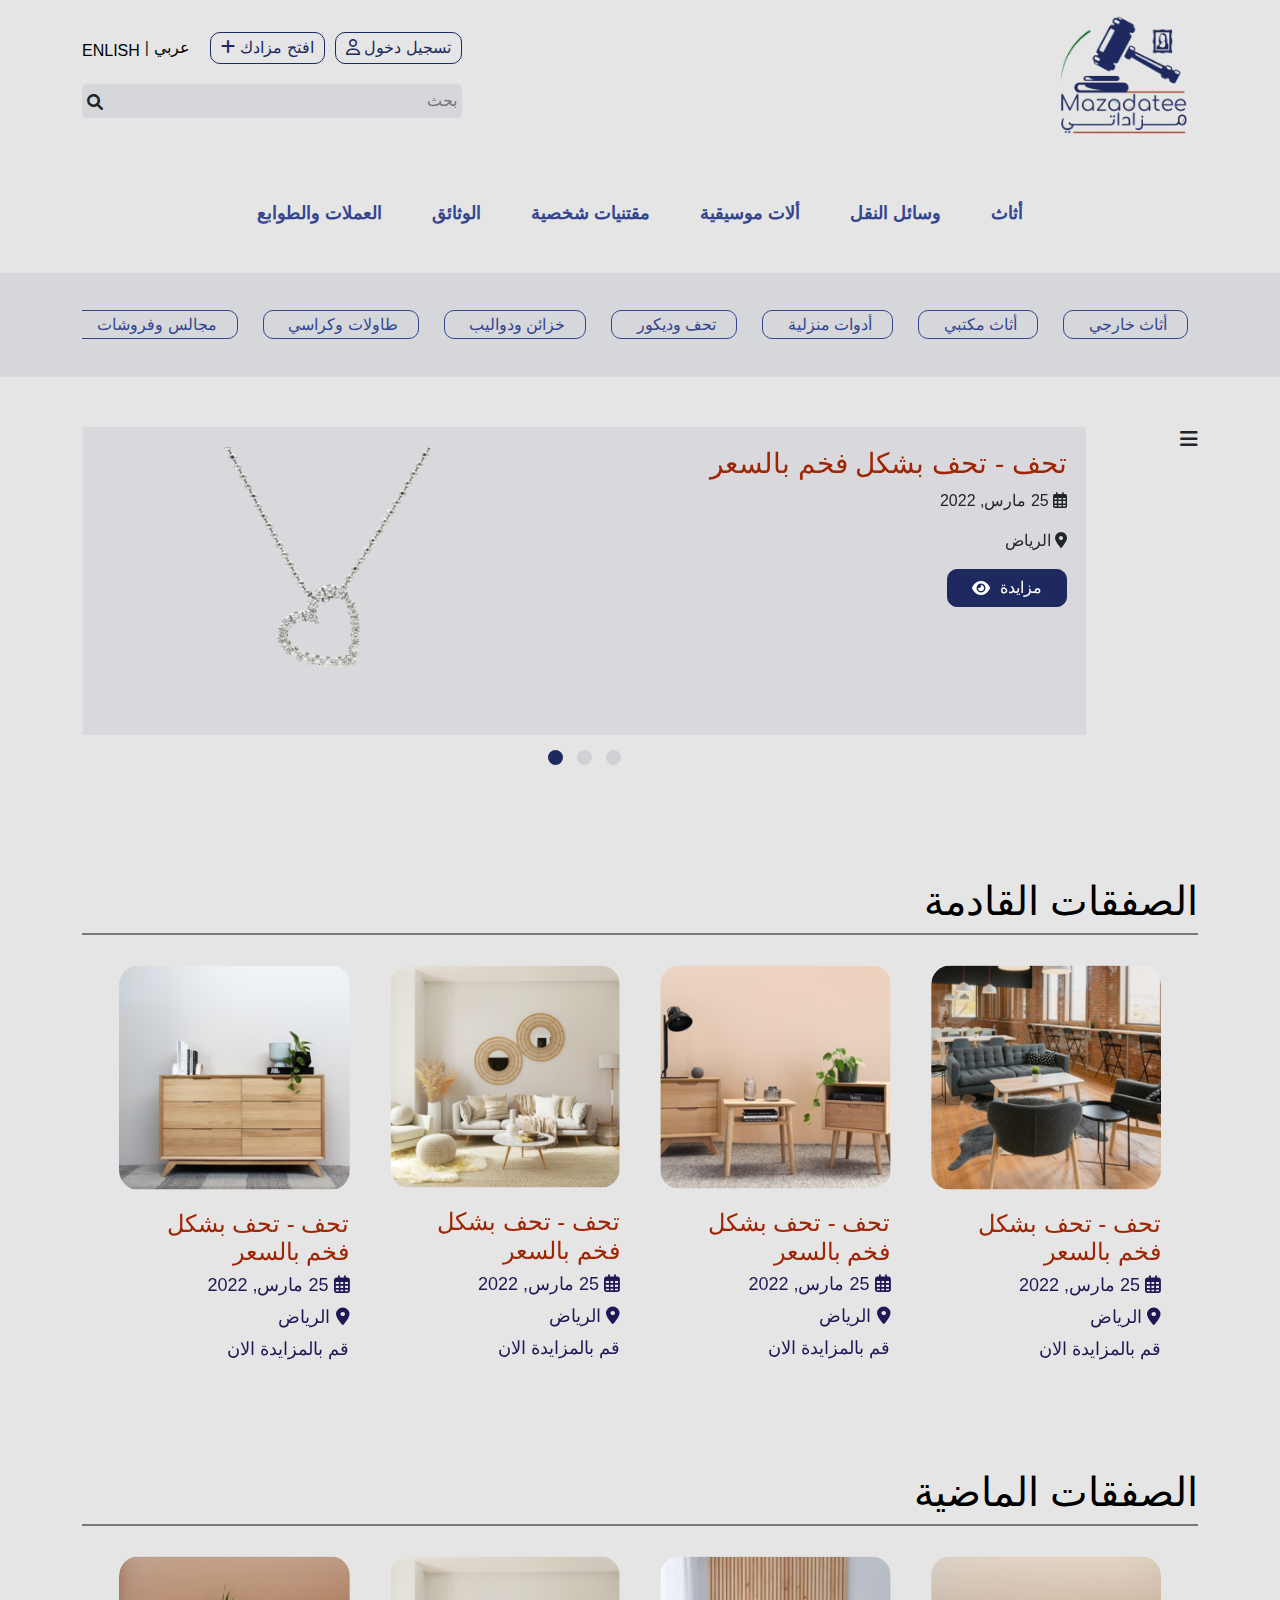
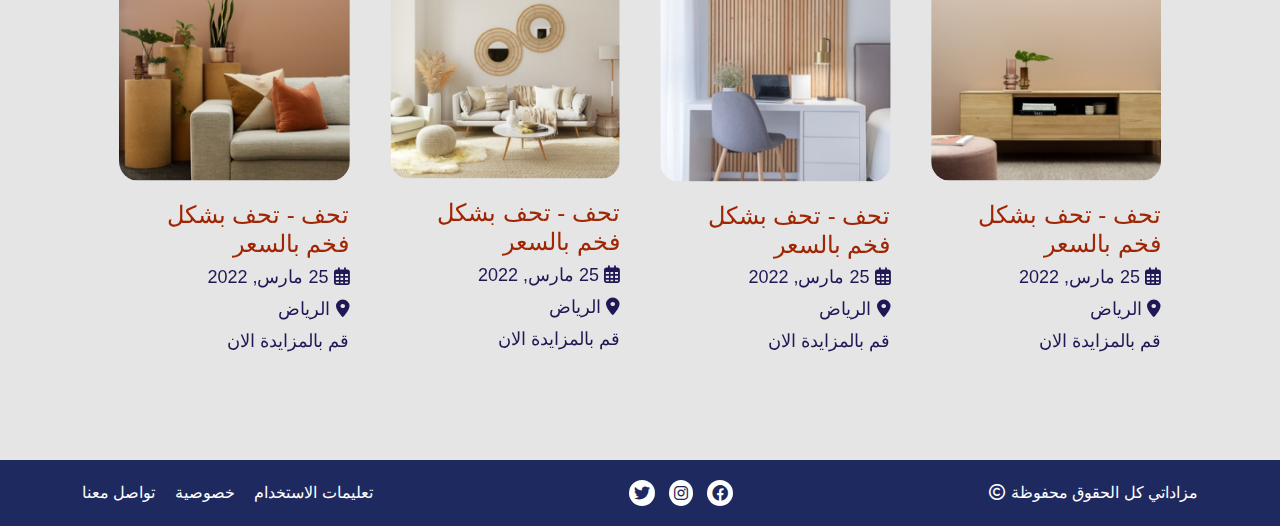
<file: home.html>
<!DOCTYPE html>
<html lang="en" dir="rtl">
  <head>
    <meta charset="UTF-8" />
    <meta http-equiv="X-UA-Compatible" content="IE=edge" />
    <meta name="viewport" content="width=device-width, initial-scale=1.0" />
    <title>Document</title>
    <!-- icon fontawesome -->
    <link rel="stylesheet" href="./css/all.min.css" />
    <!-- bootstrap file -->
    <!-- <link rel="stylesheet" href="./css/bootstrap.min.css" /> -->

    <!-- Link Swiper's CSS -->
    <link
      rel="stylesheet"
      href="https://unpkg.com/swiper/swiper-bundle.min.css"
    />

    <!-- <link
      href="https://cdn.jsdelivr.net/npm/bootstrap@5.1.3/dist/css/bootstrap.min.css"
      rel="stylesheet"
      integrity="sha384-1BmE4kWBq78iYhFldvKuhfTAU6auU8tT94WrHftjDbrCEXSU1oBoqyl2QvZ6jIW3"
      crossorigin="anonymous"
    /> -->
    <link rel="stylesheet" href="./css/bootstrap.min.css">

    <link rel="preconnect" href="https://fonts.googleapis.com" />
    <link rel="preconnect" href="https://fonts.gstatic.com" crossorigin />
    <link
      href="https://fonts.googleapis.com/css2?family=Cairo:wght@300;400;700&display=swap"
      rel="stylesheet"
    />

    <!-- googl fonts -->
    <link rel="preconnect" href="https://fonts.googleapis.com" />
    <link rel="preconnect" href="https://fonts.gstatic.com" crossorigin />
    <link
      href="https://fonts.googleapis.com/css2?family=Cairo:wght@300;400;700&display=swap"
      rel="stylesheet"
    />

    <link rel="stylesheet" href="./css/owl.carousel.min.css" />
    <link rel="stylesheet" href="./css/owl.theme.default.min.css" />

    <!-- my css file -->
    <link rel="stylesheet" href="./css/main.css" />
  </head>
  <body>
    <!-- start section nav -->
    <section class="Nav">
      <div class="container">
        <div class="img-text-nav-all">
          <div class="img-nav">
            <a href="./index.html">
              <img src="./images/image-1.png" alt="" />
            </a>
          </div>

          <div class="lang-sign-efta7mzad-input">
            <div class="lang-sign-efta7mzad">
              <div class="sign-mzadak">
                <!-- <button>ﺗﺴﺠﻴﻞ دﺧﻮل <i class="fa-regular fa-user"></i></button> -->
                <!-- start model nav -->
                <div
                  class="modal fade"
                  id="exampleModalToggle"
                  aria-hidden="true"
                  aria-labelledby="exampleModalToggleLabel"
                  tabindex="-1"
                >
                  <div class="modal-dialog modal-dialog-centered">
                    <div class="modal-content">
                      <div class="modal-header">
                        <button
                          type="button"
                          class="btn-close"
                          data-bs-dismiss="modal"
                          aria-label="Close"
                        ></button>
                        <h5 class="modal-title" id="exampleModalToggleLabel">
                          ﺗﺴﺠﻴﻞ دﺧﻮل
                        </h5>
                      </div>
                      <div class="modal-body">
                        <input
                          class="input-input"
                          type="email"
                          placeholder=" اﻟﺒﺮﻳﺪ اﻟﺄﻟﻜﺘﺮوﻧﻲ"
                        />
                        <input
                          class="input-input"
                          type="password"
                          placeholder="كلمة المرور"
                        />
                        <div class="check-model">
                          <input type="checkbox" />
                          <a href="./termsandcondition.html">الشروط والأحكام</a>
                        </div>
                        <button>تسجيل دخول</button>
                      </div>
                      <div class="modal-footer">
                        <div class="img-model">
                          <a class="a-exept" href="http://www.facebook.com">
                            <img src="./images/img-face-model.png" alt="" />
                          </a>
                          <a class="a-exept" href="http://www.googlplay.com">
                            <img src="./images/img-google-model.png" alt="" />
                          </a>
                          <a class="a-exept" href="https://www.apple.com/eg/">
                            <img src="./images/img-apple-model.png" alt="" />
                          </a>
                        </div>
                        <div class="e4trak">
                          <p>ليس لديك حساب؟</p>
                          <button
                            class="btn btn-primary"
                            data-bs-target="#exampleModalToggle2"
                            data-bs-toggle="modal"
                          >
                            اشتراك
                          </button>
                        </div>
                      </div>
                    </div>
                  </div>
                </div>
                <!-- ^&^&&^ -->
                <div
                  class="modal fade"
                  id="exampleModalToggle2"
                  aria-hidden="true"
                  aria-labelledby="exampleModalToggleLabel2"
                  tabindex="-1"
                >
                  <div class="modal-dialog modal-dialog-centered">
                    <div class="modal-content">
                      <div class="modal-header">
                        <button
                          type="button"
                          class="btn-close"
                          data-bs-dismiss="modal"
                          aria-label="Close"
                        ></button>
                        <h5 class="modal-title" id="exampleModalToggleLabel2">
                          انشاء حساب
                        </h5>
                      </div>
                      <div class="modal-body">
                        <input
                          class="input-input"
                          type="text"
                          placeholder="الأسم"
                        />
                        <input
                          class="input-input"
                          type="email"
                          placeholder=" اﻟﺒﺮﻳﺪ اﻟﺄﻟﻜﺘﺮوﻧﻲ"
                        />
                        <input
                          class="input-input"
                          type="password"
                          placeholder="كلمة المرور"
                        />
                        <input
                          class="input-input"
                          type="password"
                          placeholder=" تأكيد كلمة المرور"
                        />
                        <div class="check-model">
                          <input type="checkbox" />
                          <a href="./termsandcondition.html">الشروط والأحكام</a>
                        </div>
                        <button>تسجيل دخول</button>
                      </div>
                      <div class="modal-footer">
                        <div class="img-model">
                          <a href="http://">
                            <img src="./images/img-face-model.png" alt="" />
                          </a>
                          <a href="http://">
                            <img src="./images/img-google-model.png" alt="" />
                          </a>
                          <a href="http://">
                            <img src="./images/img-apple-model.png" alt="" />
                          </a>
                        </div>
                        <div class="e4trak">
                          <p>هل لديك حساب؟</p>
                          <button
                            class="btn btn-primary"
                            data-bs-target="#exampleModalToggle"
                            data-bs-toggle="modal"
                          >
                            تسجيل الدخول
                          </button>
                        </div>
                      </div>
                    </div>
                  </div>
                </div>
                <a
                  class="btn-model-nav"
                  data-bs-toggle="modal"
                  href="#exampleModalToggle"
                  role="button"
                  >ﺗﺴﺠﻴﻞ دﺧﻮل <i class="fa-regular fa-user"></i>
                </a>
                <!-- end model nav -->
                <a href="./advertismentpage1.html"
                  >افتح مزادك <i class="fa-solid fa-plus"></i
                ></a>
              </div>

              <div class="lang">
                <a href="#">عربي</a>
                <span>|</span>
                <a class="eng" href="#">ENLISH</a>
              </div>
            </div>
            <div class="div-input">
              <input type="text" placeholder="بحث" />
              <i class="fa-solid fa-magnifying-glass"></i>
            </div>
          </div>
        </div>
      </div>
    </section>
    <!-- end section nav -->

    <!-- start section slide 1 -->
    <section class="slide-one-all">
      <div class="container">
        <div class="slide-one">
          <a href="#">
            <!-- <img src="./images/img-asas-slide.png" alt="" /> -->
            <p>أثاث</p>
          </a>
          <a href="./home.html">
            <!-- <img src="./images/img-wsa2el-elna2l-slide.png" alt="" /> -->
            <p>وﺳﺎﺋﻞ اﻟﻨﻘﻞ</p>
          </a>
          <a href="./home.html">
            <!-- <img src="./images/img-2alat-moseqya-slide.png" alt="" /> -->
            <p>أﻟﺎت ﻣﻮﺳﻴﻘﻴﺔ</p>
          </a>
          <a href="./home.html">
            <!-- <img src="./images/img-2alat-moseqya-slide.png" alt="" /> -->
            <p>مقتنيات شخصية</p>
          </a>
          <a href="./home.html">
            <!-- <img src="./images/img-lebs-slide.png" alt="" /> -->
            <p>الوثائق</p>
          </a>
          <a href="./home.html">
            <!-- <img src="./images/img-wsa2eq-slide.png" alt="" /> -->
            <p>العملات والطوابع</p>
          </a>
        </div>
      </div>
    </section>
    <!-- end section slide 1 -->

    <!-- start section slide 2 -->
    <section class="slide-two-all">
      <div class="container">
        <div class="slide-two">
          <a href="./elmazad.html"> أﺛﺎث ﺧﺎرﺟﻲ </a>
          <a href="./elmazad.html">  أﺛﺎث ﻣﻜﺘﺒﻲ </a>
          <a href="./elmazad.html">  أدوات ﻣﻨﺰﻟﻴﺔ </a>
          <a href="./elmazad.html">  ﺗﺤﻒ ودﻳﻜﻮر </a>
          <a href="./elmazad.html">  ﺧﺰاﺋﻦ ودواﻟﻴﺐ </a>
          <a href="./elmazad.html">  ﻃﺎوﻟﺎت وﻛﺮاﺳﻲ </a>
          <a href="./elmazad.html">  ﻣﺠﺎﻟﺲ وﻓﺮوﺷﺎت </a>
          <a href="./elmazad.html">  أﺳﺮة وﻣﺮاﺗﺐ </a>
          <a href="./elmazad.html">  أﺳﺮة وﻣﺮاﺗﺐ </a>
          <a href="./elmazad.html">  أﺳﺮة وﻣﺮاﺗﺐ </a>
          <a href="./elmazad.html"> أﺛﺎث ﺧﺎرﺟﻲ </a>
        </div>
      </div>
    </section>
    <!-- end section slide 2 -->

    <!-- start section small box -->
    <section class="box-slide-all">
      <div class="container">
        <div class="box-slide-flex-all">
          <div class="slide-small-box-all">
            <div class="enwan-slide">
              <h5 style="cursor: pointer"><i class="fa-solid fa-bars"></i></h5>
            </div>
            <div class="box-slide-alll-display active">
              <div class="box-slide">
                <div class="title">
                  <i class="fa-solid fa-angle-down down-one"> </i>
                  <h5>ﻛﻞ</h5>
                </div>
                <div class="div-diplay-one div-div-div active">
                  <div class="f-l-e-x">
                    <input type="checkbox" />
                    <p>كل كل كل</p>
                  </div>
                  <div class="f-l-e-x">
                    <input type="checkbox" />
                    <p>كل كل كل</p>
                  </div>
                  <div class="f-l-e-x">
                    <input type="checkbox" />
                    <p>كل كل كل</p>
                  </div>
                </div>
              </div>

              <style>
                .title {
                  display: flex;
                  justify-content: space-between;
                  flex-direction: row-reverse;
                  align-items: center;
                  cursor: pointer;
                }

                .title i.active {
                  margin-top: -5px;
                  transform: rotate(0deg);
                }
                .title i {
                  margin-top: -5px;
                  transform: rotate(90deg);
                  transition: all 0.3s;
                }
              </style>

              <script>
                // let boxSlide = document.querySelector(".title i")
                // let title = document.querySelector(".title")

                // title.onclick = () => {
                //   boxSlide.style.cssText = `
                //   transform: rotate(360deg)
                //   `
                // }
              </script>

              <div class="box-slide">
                <div class="title title-two">
                  <i class="fa-solid fa-angle-down down-two"> </i>
                  <h5>الفئة</h5>
                </div>
                <div class="div-diplay-two div-div-div active">
                  <div class="f-l-e-x">
                    <input type="checkbox" />
                    <p>كل كل كل</p>
                  </div>
                  <div class="f-l-e-x">
                    <input type="checkbox" />
                    <p>كل كل كل</p>
                  </div>
                  <div class="f-l-e-x">
                    <input type="checkbox" />
                    <p>كل كل كل</p>
                  </div>
                </div>
              </div>
              <div class="box-slide">
                <div class="title title-three">
                  <i class="fa-solid fa-angle-down down-three"> </i>
                  <h5>الماركة</h5>
                </div>
                <div class="div-diplay-three div-div-div active">
                  <div class="f-l-e-x">
                    <input type="checkbox" />
                    <p>كل كل كل</p>
                  </div>
                  <div class="f-l-e-x">
                    <input type="checkbox" />
                    <p>كل كل كل</p>
                  </div>
                  <div class="f-l-e-x">
                    <input type="checkbox" />
                    <p>كل كل كل</p>
                  </div>
                </div>
              </div>
              <div class="box-slide">
                <div class="title title-four">
                  <i class="fa-solid fa-angle-down down-four"> </i>
                  <h5>اللون</h5>
                </div>
                <div class="div-diplay-four div-div-div active">
                  <div class="f-l-e-x">
                    <input type="checkbox" />
                    <p>كل كل كل</p>
                  </div>
                  <div class="f-l-e-x">
                    <input type="checkbox" />
                    <p>كل كل كل</p>
                  </div>
                  <div class="f-l-e-x">
                    <input type="checkbox" />
                    <p>كل كل كل</p>
                  </div>
                </div>
              </div>
              <div class="box-slide">
                <div class="title title-five">
                  <i class="fa-solid fa-angle-down down-five"> </i>
                  <h5>السعر</h5>
                </div>
                <div class="div-diplay-five div-div-div active">
                  <div class="f-l-e-x">
                    <input type="checkbox" />
                    <p>كل كل كل</p>
                  </div>
                  <div class="f-l-e-x">
                    <input type="checkbox" />
                    <p>كل كل كل</p>
                  </div>
                  <div class="f-l-e-x">
                    <input type="checkbox" />
                    <p>كل كل كل</p>
                  </div>
                </div>
              </div>
            </div>
          </div>
          <div class="small-box-all">
            <!-- Swiper -->
            <!-- <div class="swiper mySwiper">
              <div class="swiper-wrapper">
                <div class="swiper-slide">
                  <div class="small-box">
                    <div class="text-small-box">
                      <h3>ﺗﺤﻒ - ﺗﺤﻒ ﺑﺸﻜﻞ ﻓﺨﻢ ﺑﺎﻟﺴﻌﺮ</h3>
                      <p>
                        <i class="fa-regular fa-calendar-days"></i> 25 مارس,
                        2022
                      </p>
                      <p><i class="fa-solid fa-location-dot"></i> الرياض</p>
                    </div>
                    <div class="img-small-box">
                      <img src="./images/img-mazadaty-slider-home.png" alt="" />
                    </div>
                  </div>
                </div>
                <div class="swiper-slide">
                  <div class="small-box">
                    <div class="text-small-box">
                      <h3>ﺗﺤﻒ - ﺗﺤﻒ ﺑﺸﻜﻞ ﻓﺨﻢ ﺑﺎﻟﺴﻌﺮ</h3>
                      <p>
                        <i class="fa-regular fa-calendar-days"></i> 25 مارس,
                        2022
                      </p>
                      <p><i class="fa-solid fa-location-dot"></i> الرياض</p>
                    </div>
                    <div class="img-small-box">
                      <img src="./images/img-mazadaty-slider-home.png" alt="" />
                    </div>
                  </div>
                </div>
                <div class="swiper-slide">
                  <div class="small-box">
                    <div class="text-small-box">
                      <h3>ﺗﺤﻒ - ﺗﺤﻒ ﺑﺸﻜﻞ ﻓﺨﻢ ﺑﺎﻟﺴﻌﺮ</h3>
                      <p>
                        <i class="fa-regular fa-calendar-days"></i> 25 مارس,
                        2022
                      </p>
                      <p><i class="fa-solid fa-location-dot"></i> الرياض</p>
                    </div>
                    <div class="img-small-box">
                      <img src="./images/img-mazadaty-slider-home.png" alt="" />
                    </div>
                  </div>
                </div>
              </div>
              <div class="swiper-button-next"></div>
              <div class="swiper-button-prev"></div>
              <div class="swiper-pagination"></div>
            </div> -->

            <div class="owl-carousel owl-theme" dir="ltr">
              <div class="item">
                <div class="small-box" dir="rtl">
                  <div class="text-small-box">
                    <h3>ﺗﺤﻒ - ﺗﺤﻒ ﺑﺸﻜﻞ ﻓﺨﻢ ﺑﺎﻟﺴﻌﺮ</h3>
                    <p>
                      <i class="fa-regular fa-calendar-days"></i> 25 مارس, 2022
                    </p>
                    <p><i class="fa-solid fa-location-dot"></i> الرياض</p>
                    <a href="./elmozaydat.html">
                      مزايدة
                      <i class="fa-solid fa-eye"></i>
                    </a>
                  </div>
                  <div class="img-small-box">
                    <img src="./images/img-mazadaty-slider-home.png" alt="" />
                  </div>
                </div>
              </div>
              <div class="item">
                <div class="small-box" dir="rtl">
                  <div class="text-small-box">
                    <h3>ﺗﺤﻒ - ﺗﺤﻒ ﺑﺸﻜﻞ ﻓﺨﻢ ﺑﺎﻟﺴﻌﺮ</h3>
                    <p>
                      <i class="fa-regular fa-calendar-days"></i> 25 مارس, 2022
                    </p>
                    <p><i class="fa-solid fa-location-dot"></i> الرياض</p>
                    <a href="./elmozaydat.html">
                      مزايدة
                      <i class="fa-solid fa-eye"></i>
                    </a>
                  </div>
                  <div class="img-small-box">
                    <img src="./images/img-mazadaty-slider-home.png" alt="" />
                  </div>
                </div>
              </div>
              <div class="item">
                <div class="small-box" dir="rtl">
                  <div class="text-small-box">
                    <h3>ﺗﺤﻒ - ﺗﺤﻒ ﺑﺸﻜﻞ ﻓﺨﻢ ﺑﺎﻟﺴﻌﺮ</h3>
                    <p>
                      <i class="fa-regular fa-calendar-days"></i> 25 مارس, 2022
                    </p>
                    <p><i class="fa-solid fa-location-dot"></i> الرياض</p>
                    <a href="./elmozaydat.html">
                      مزايدة
                      <i class="fa-solid fa-eye"></i>
                    </a>
                  </div>
                  <div class="img-small-box">
                    <img src="./images/img-mazadaty-slider-home.png" alt="" />
                  </div>
                </div>
              </div>
            </div>
          </div>
        </div>
      </div>
    </section>
    <!-- end section small box -->

    <section class="sec-swiber" dir="rtl">
      <!-- line-swiber-one -->
      <div class="container">
        <div class="enwan-swiber">
          <h1>الصفقات القادمة</h1>
          <div class="khat-swiber"></div>
        </div>
        <div class="swiper mySwiper">
          <div class="swiper-wrapper">
            <div class="swiper-slide">
              <a href="./elmozaydat.html">
                <img src="./images/img-slider-safqat-1.png" alt="" />
                <div class="text-small-box-slider">
                  <h4>ﺗﺤﻒ - ﺗﺤﻒ ﺑﺸﻜﻞ ﻓﺨﻢ ﺑﺎﻟﺴﻌﺮ</h4>
                  <p>
                    <i class="fa-regular fa-calendar-days"></i> 25 مارس, 2022
                  </p>
                  <p><i class="fa-solid fa-location-dot"></i> الرياض</p>
                  <p>قم بالمزايدة الان</p>
                </div>
              </a>
            </div>
            <div class="swiper-slide">
              <a href="./elmozaydat.html">
                <img src="./images/img-slider-safqat-2.png" alt="" />
                <div class="text-small-box-slider">
                  <h4>ﺗﺤﻒ - ﺗﺤﻒ ﺑﺸﻜﻞ ﻓﺨﻢ ﺑﺎﻟﺴﻌﺮ</h4>
                  <p>
                    <i class="fa-regular fa-calendar-days"></i> 25 مارس, 2022
                  </p>
                  <p><i class="fa-solid fa-location-dot"></i> الرياض</p>
                  <p>قم بالمزايدة الان</p>
                </div>
              </a>
            </div>
            <div class="swiper-slide">
              <a href="./elmozaydat.html">
                <img src="./images/img-slider-safqat-3.png" alt="" />
                <div class="text-small-box-slider">
                  <h4>ﺗﺤﻒ - ﺗﺤﻒ ﺑﺸﻜﻞ ﻓﺨﻢ ﺑﺎﻟﺴﻌﺮ</h4>
                  <p>
                    <i class="fa-regular fa-calendar-days"></i> 25 مارس, 2022
                  </p>
                  <p><i class="fa-solid fa-location-dot"></i> الرياض</p>
                  <p>قم بالمزايدة الان</p>
                </div>
              </a>
            </div>
            <div class="swiper-slide">
              <a href="./elmozaydat.html">
                <img src="./images/img-slider-safqat-4.png" alt="" />
                <div class="text-small-box-slider">
                  <h4>ﺗﺤﻒ - ﺗﺤﻒ ﺑﺸﻜﻞ ﻓﺨﻢ ﺑﺎﻟﺴﻌﺮ</h4>
                  <p>
                    <i class="fa-regular fa-calendar-days"></i> 25 مارس, 2022
                  </p>
                  <p><i class="fa-solid fa-location-dot"></i> الرياض</p>
                  <p>قم بالمزايدة الان</p>
                </div>
              </a>
            </div>
            <!-- <div class="swiper-slide">Slide 8</div> -->
            <!-- <div class="swiper-slide">Slide 9</div> -->
          </div>
          <!-- btn-next-prev -->
          <div class="swiper-button-next">
            <i class="fa-solid fa-angle-left"></i>
          </div>
          <div class="swiper-button-prev">
            <i class="fa-solid fa-angle-right"></i>
          </div>
          <div class="swiper-pagination"></div>
        </div>
      </div>
    </section>
    <!-- ^^^^^^^^^^^^^^^^^^^^^ -->
    <section class="sec-swiber" dir="rtl">
      <!-- line-swiber-one -->
      <div class="container">
        <div class="enwan-swiber">
          <h1>الصفقات الماضية</h1>
          <div class="khat-swiber"></div>
        </div>
        <div class="swiper mySwiper">
          <div class="swiper-wrapper">
            <div class="swiper-slide">
              <a href="./elmozaydat.html">
                <img src="./images/img-slider-safqat-5.png" alt="" />
                <div class="text-small-box-slider">
                  <h4>ﺗﺤﻒ - ﺗﺤﻒ ﺑﺸﻜﻞ ﻓﺨﻢ ﺑﺎﻟﺴﻌﺮ</h4>
                  <p>
                    <i class="fa-regular fa-calendar-days"></i> 25 مارس, 2022
                  </p>
                  <p><i class="fa-solid fa-location-dot"></i> الرياض</p>
                  <p>قم بالمزايدة الان</p>
                </div>
              </a>
            </div>
            <div class="swiper-slide">
              <a href="./elmozaydat.html">
                <img src="./images/img-slider-safqat-6.png" alt="" />
                <div class="text-small-box-slider">
                  <h4>ﺗﺤﻒ - ﺗﺤﻒ ﺑﺸﻜﻞ ﻓﺨﻢ ﺑﺎﻟﺴﻌﺮ</h4>
                  <p>
                    <i class="fa-regular fa-calendar-days"></i> 25 مارس, 2022
                  </p>
                  <p><i class="fa-solid fa-location-dot"></i> الرياض</p>
                  <p>قم بالمزايدة الان</p>
                </div>
              </a>
            </div>
            <div class="swiper-slide">
              <a href="./elmozaydat.html">
                <img src="./images/img-slider-safqat-7.png" alt="" />
                <div class="text-small-box-slider">
                  <h4>ﺗﺤﻒ - ﺗﺤﻒ ﺑﺸﻜﻞ ﻓﺨﻢ ﺑﺎﻟﺴﻌﺮ</h4>
                  <p>
                    <i class="fa-regular fa-calendar-days"></i> 25 مارس, 2022
                  </p>
                  <p><i class="fa-solid fa-location-dot"></i> الرياض</p>
                  <p>قم بالمزايدة الان</p>
                </div>
              </a>
            </div>
            <div class="swiper-slide">
              <a href="./elmozaydat.html">
                <img src="./images/img-slider-safqat-8.png" alt="" />
                <div class="text-small-box-slider">
                  <h4>ﺗﺤﻒ - ﺗﺤﻒ ﺑﺸﻜﻞ ﻓﺨﻢ ﺑﺎﻟﺴﻌﺮ</h4>
                  <p>
                    <i class="fa-regular fa-calendar-days"></i> 25 مارس, 2022
                  </p>
                  <p><i class="fa-solid fa-location-dot"></i> الرياض</p>
                  <p>قم بالمزايدة الان</p>
                </div>
              </a>
            </div>
            <!-- <div class="swiper-slide">Slide 8</div> -->
            <!-- <div class="swiper-slide">Slide 9</div> -->
          </div>
          <!-- btn-next-prev -->
          <div class="swiper-button-next">
            <i class="fa-solid fa-angle-left"></i>
          </div>
          <div class="swiper-button-prev">
            <i class="fa-solid fa-angle-right"></i>
          </div>
          <div class="swiper-pagination"></div>
        </div>
      </div>
    </section>

    <!-- start footer -->
    <footer>
      <div class="container">
        <div class="foot-all">
          <div class="text-foot">
            <p>
              ﻣﺰاداﺗﻲ ﻛﻞ اﻟﺤﻘﻮق ﻣﺤﻔﻮﻇﺔ <i class="fa-regular fa-copyright"></i>
            </p>
          </div>
          <div class="logo-foot">
            <a href="http://www.facebook.com">
              <i class="fa-brands fa-facebook"></i>
            </a>
            <a href="http://www.instagram.com">
              <i class="fa-brands fa-instagram"></i>
            </a>
            <a href="http://www.twitter.com">
              <i class="fa-brands fa-twitter"></i>
            </a>
          </div>
          <div class="link-foot">
            <!-- <a href="#">ﻣﻦ ﻧﺤﻦ</a>
            <a href="#">أعمالنا</a> -->
            <a href="#">ﺗﻌﻠﻴﻤﺎت اﻟﺎﺳﺘﺨﺪام</a>
            <a href="#">خصوصية</a>
            <a href="./twasalm3na.html">تواصل معنا</a>
          </div>
        </div>
      </div>
    </footer>
    <!-- end footer -->

    <script src="./js/jquery-3.6.0.min.js"></script>
    <script src="./js/popper.min.js"></script>
    <script src="./js/bootstrap.bundle.js"></script>
    <!-- <script
      src="https://cdn.jsdelivr.net/npm/bootstrap@5.1.3/dist/js/bootstrap.min.js"
      integrity="sha384-QJHtvGhmr9XOIpI6YVutG+2QOK9T+ZnN4kzFN1RtK3zEFEIsxhlmWl5/YESvpZ13"
      crossorigin="anonymous"
    ></script> -->
    <!-- Swiper JS -->
    <script src="https://unpkg.com/swiper/swiper-bundle.min.js"></script>
    <script src="./js/owl.carousel.min.js"></script>
    <script src="./js/main.js"></script>
  </body>
</html>
</file>
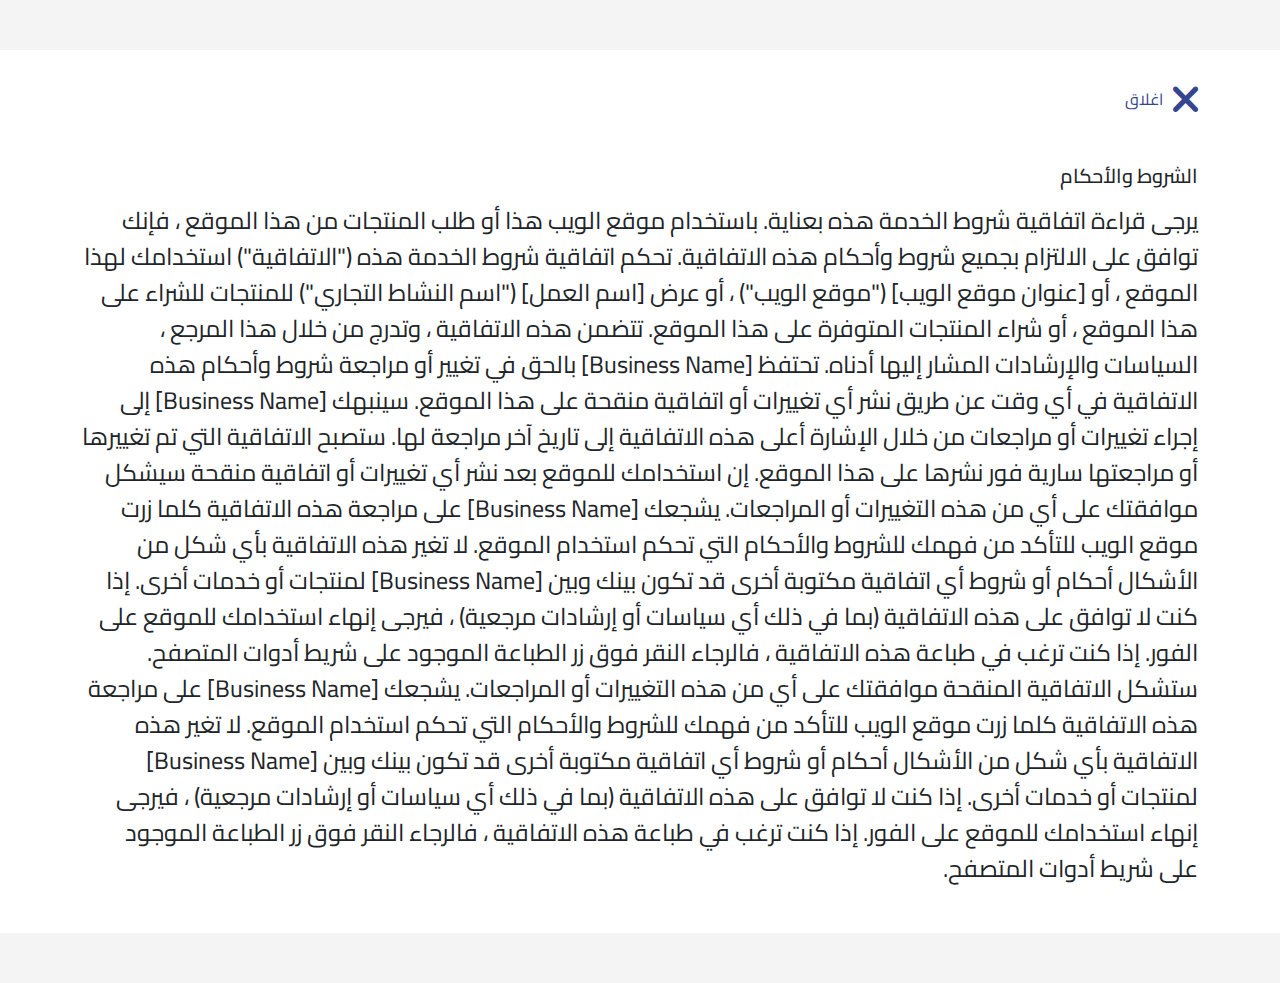
<file: termsandcondition.html>
<!DOCTYPE html>
<html lang="en" dir="rtl">
  <head>
    <meta charset="UTF-8" />
    <meta http-equiv="X-UA-Compatible" content="IE=edge" />
    <meta name="viewport" content="width=device-width, initial-scale=1.0" />
    <title>Document</title>
    <!-- icon fontawesome -->
    <link rel="stylesheet" href="./css/all.min.css" />
    <!-- bootstrap file -->
    <link rel="stylesheet" href="./css/bootstrap.min.css" />

    <!-- <link
      href="https://cdn.jsdelivr.net/npm/bootstrap@5.1.3/dist/css/bootstrap.min.css"
      rel="stylesheet"
      integrity="sha384-1BmE4kWBq78iYhFldvKuhfTAU6auU8tT94WrHftjDbrCEXSU1oBoqyl2QvZ6jIW3"
      crossorigin="anonymous"
    /> -->

    <link rel="preconnect" href="https://fonts.googleapis.com" />
    <link rel="preconnect" href="https://fonts.gstatic.com" crossorigin />
    <link
      href="https://fonts.googleapis.com/css2?family=Cairo:wght@300;400;700&display=swap"
      rel="stylesheet"
    />

    <!-- googl fonts -->
    <link rel="preconnect" href="https://fonts.googleapis.com" />
    <link rel="preconnect" href="https://fonts.gstatic.com" crossorigin />
    <link
      href="https://fonts.googleapis.com/css2?family=Cairo:wght@300;400;700&display=swap"
      rel="stylesheet"
    />

    <!-- my css file -->
    <link rel="stylesheet" href="./css/termsandcondition.css" />
  </head>
  <body>
    <!-- start section terms -->
    <section class="section-terms">
      <div class="container">
        <div class="enwan-page">
          <div class="arrow-page">
            <a href="./index.html">
              <p> <i class="fa-solid fa-xmark"></i> اغلاق </p>
              <!-- <i class="fa-solid fa-xmark"></i> -->
            </a>
            <h5>الشروط والأحكام</h5>
          </div>
        </div>
        <div class="text-terms">
          <p>
            يرجى قراءة اتفاقية شروط الخدمة هذه بعناية. باستخدام موقع الويب هذا
            أو طلب المنتجات من هذا الموقع ، فإنك توافق على الالتزام بجميع شروط
            وأحكام هذه الاتفاقية. تحكم اتفاقية شروط الخدمة هذه ("الاتفاقية")
            استخدامك لهذا الموقع ، أو [عنوان موقع الويب] ("موقع الويب") ، أو عرض
            [اسم العمل] ("اسم النشاط التجاري") للمنتجات للشراء على هذا الموقع ،
            أو شراء المنتجات المتوفرة على هذا الموقع. تتضمن هذه الاتفاقية ،
            وتدرج من خلال هذا المرجع ، السياسات والإرشادات المشار إليها أدناه.
            تحتفظ [Business Name] بالحق في تغيير أو مراجعة شروط وأحكام هذه
            الاتفاقية في أي وقت عن طريق نشر أي تغييرات أو اتفاقية منقحة على هذا
            الموقع. سينبهك [Business Name] إلى إجراء تغييرات أو مراجعات من خلال
            الإشارة أعلى هذه الاتفاقية إلى تاريخ آخر مراجعة لها. ستصبح الاتفاقية
            التي تم تغييرها أو مراجعتها سارية فور نشرها على هذا الموقع. إن
            استخدامك للموقع بعد نشر أي تغييرات أو اتفاقية منقحة سيشكل موافقتك
            على أي من هذه التغييرات أو المراجعات. يشجعك [Business Name] على
            مراجعة هذه الاتفاقية كلما زرت موقع الويب للتأكد من فهمك للشروط
            والأحكام التي تحكم استخدام الموقع. لا تغير هذه الاتفاقية بأي شكل من
            الأشكال أحكام أو شروط أي اتفاقية مكتوبة أخرى قد تكون بينك وبين
            [Business Name] لمنتجات أو خدمات أخرى. إذا كنت لا توافق على هذه
            الاتفاقية (بما في ذلك أي سياسات أو إرشادات مرجعية) ، فيرجى إنهاء
            استخدامك للموقع على الفور. إذا كنت ترغب في طباعة هذه الاتفاقية ،
            فالرجاء النقر فوق زر الطباعة الموجود على شريط أدوات المتصفح. ستشكل
            الاتفاقية المنقحة موافقتك على أي من هذه التغييرات أو المراجعات.
            يشجعك [Business Name] على مراجعة هذه الاتفاقية كلما زرت موقع الويب
            للتأكد من فهمك للشروط والأحكام التي تحكم استخدام الموقع. لا تغير هذه
            الاتفاقية بأي شكل من الأشكال أحكام أو شروط أي اتفاقية مكتوبة أخرى قد
            تكون بينك وبين [Business Name] لمنتجات أو خدمات أخرى. إذا كنت لا
            توافق على هذه الاتفاقية (بما في ذلك أي سياسات أو إرشادات مرجعية) ،
            فيرجى إنهاء استخدامك للموقع على الفور. إذا كنت ترغب في طباعة هذه
            الاتفاقية ، فالرجاء النقر فوق زر الطباعة الموجود على شريط أدوات
            المتصفح.
          </p>
        </div>
      </div>
    </section>
    <!-- end section terms -->

    <script src="./js/jquery-3.6.0.min.js"></script>
    <script src="./js/popper.min.js"></script>
    <script src="./js/bootstrap.bundle.js"></script>
    <!-- <script
      src="https://cdn.jsdelivr.net/npm/bootstrap@5.1.3/dist/js/bootstrap.min.js"
      integrity="sha384-QJHtvGhmr9XOIpI6YVutG+2QOK9T+ZnN4kzFN1RtK3zEFEIsxhlmWl5/YESvpZ13"
      crossorigin="anonymous"
    ></script> -->
    <script src="./js/main.js"></script>
  </body>
</html>
</file>
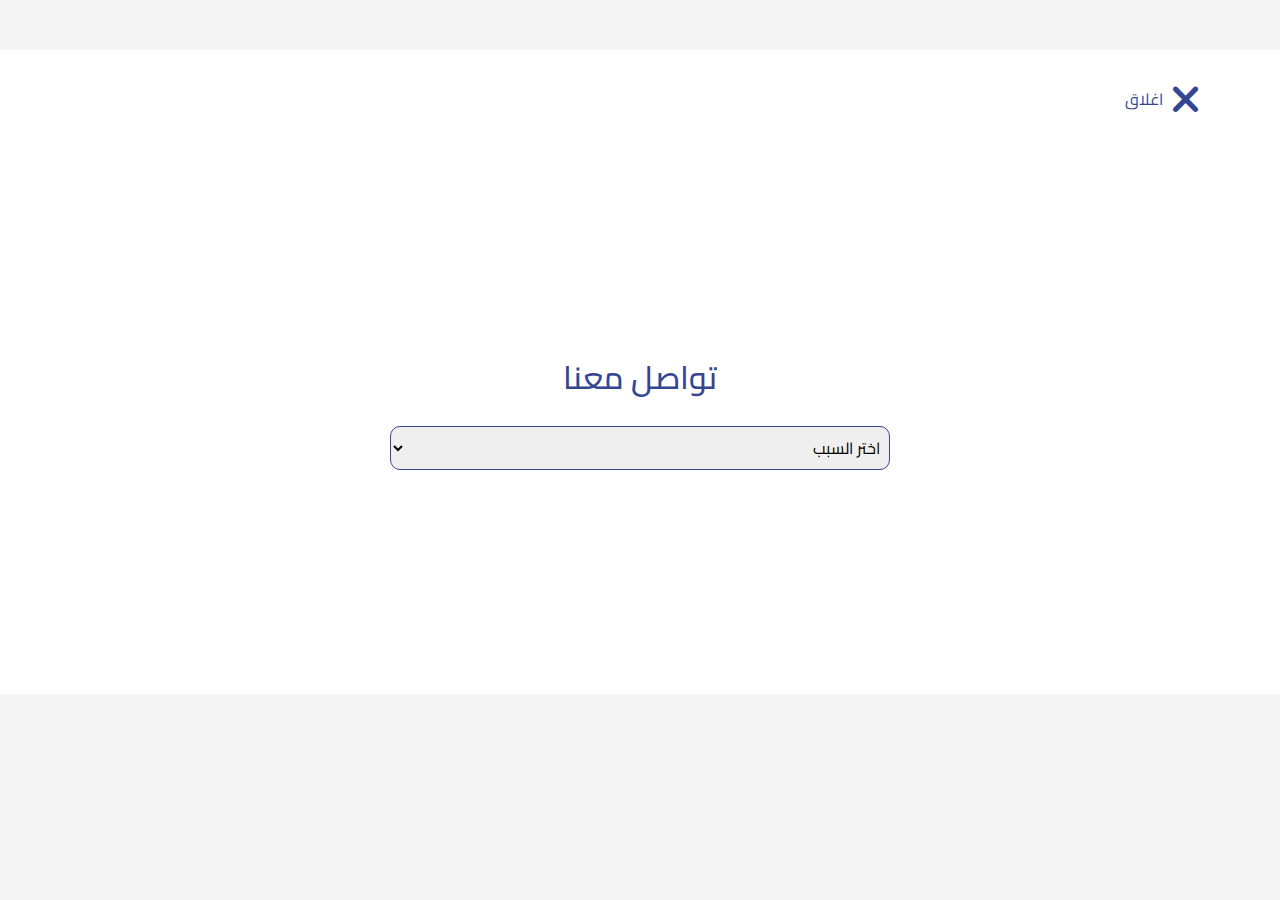
<file: twasalm3na.html>
<!DOCTYPE html>
<html lang="en" dir="rtl">
  <head>
    <meta charset="UTF-8" />
    <meta http-equiv="X-UA-Compatible" content="IE=edge" />
    <meta name="viewport" content="width=device-width, initial-scale=1.0" />
    <title>Document</title>
    <!-- icon fontawesome -->
    <link rel="stylesheet" href="./css/all.min.css" />
    <!-- bootstrap file -->
    <link rel="stylesheet" href="./css/bootstrap.min.css" />

    <!-- <link
      href="https://cdn.jsdelivr.net/npm/bootstrap@5.1.3/dist/css/bootstrap.min.css"
      rel="stylesheet"
      integrity="sha384-1BmE4kWBq78iYhFldvKuhfTAU6auU8tT94WrHftjDbrCEXSU1oBoqyl2QvZ6jIW3"
      crossorigin="anonymous"
    /> -->

    <link rel="preconnect" href="https://fonts.googleapis.com" />
    <link rel="preconnect" href="https://fonts.gstatic.com" crossorigin />
    <link
      href="https://fonts.googleapis.com/css2?family=Cairo:wght@300;400;700&display=swap"
      rel="stylesheet"
    />

    <!-- googl fonts -->
    <link rel="preconnect" href="https://fonts.googleapis.com" />
    <link rel="preconnect" href="https://fonts.gstatic.com" crossorigin />
    <link
      href="https://fonts.googleapis.com/css2?family=Cairo:wght@300;400;700&display=swap"
      rel="stylesheet"
    />

    <!-- my css file -->
    <link rel="stylesheet" href="./css/twasalm3na.css" />
  </head>
  <body>
    <!-- start section terms -->
    <section class="section-contact">
      <div class="container">
        <div class="enwan-page">
          <div class="arrow-page">
            <a href="./index.html">
              <p><i class="fa-solid fa-xmark"></i> اغلاق</p>
            </a>
          </div>
        </div>
        <div class="twasal-m3na-all">
          <div class="twasal-m3na">
            <h2>تواصل معنا</h2>
            <select>
              <option>اختر السبب</option>
              <option>اختر السبب</option>
              <option>اختر السبب</option>
              <option>اختر السبب</option>
            </select>
          </div>
        </div>
      </div>
    </section>
    <!-- end section terms -->

    <script src="./js/jquery-3.6.0.min.js"></script>
    <script src="./js/popper.min.js"></script>
    <script src="./js/bootstrap.bundle.js"></script>
    <!-- <script
      src="https://cdn.jsdelivr.net/npm/bootstrap@5.1.3/dist/js/bootstrap.min.js"
      integrity="sha384-QJHtvGhmr9XOIpI6YVutG+2QOK9T+ZnN4kzFN1RtK3zEFEIsxhlmWl5/YESvpZ13"
      crossorigin="anonymous"
    ></script> -->
    <script src="./js/main.js"></script>
  </body>
</html>
</file>
<file: css/main.css>
/* start section nav */
body {
  background: #e5e5e5;
  font-family: "Cairo", sans-serif;
}

.Nav {
  margin-bottom: 50px;
}

.img-text-nav-all {
  display: flex;
  justify-content: space-between;
  align-items: center;
  flex-wrap: wrap;
}

.img-nav img {
  max-width: 150px;
}

.lang-sign-efta7mzad-input {
  /* background-color: rgb(255, 149, 149); */
  max-width: 400px;
  /* margin: auto; */
}

.lang-sign-efta7mzad {
  display: flex;
  justify-content: space-between;
  align-items: center;
  margin-bottom: 20px;
}

.lang {
  display: flex;
  justify-content: center;
  align-items: center;
  margin-right: 20px;
}

.lang span {
  margin: 0 5px;
}

.lang a {
  color: black;
  text-decoration: none;
  transition: all 0.3s;
}

.lang .eng {
  margin-bottom: -5px;
}

.lang a:hover {
  color: #4b62d2;
}

.sign-mzadak {
  display: flex;
  justify-content: center;
  align-items: center;
}

.sign-mzadak button:not(:last-child) {
  margin-right: 10px;
}

.sign-mzadak button {
  border: 1px solid #1e295f;
  background-color: transparent;
  padding: 3px 10px;
  border-radius: 10px;
  transition: all 0.3s;
}

.sign-mzadak a {
  border: 1px solid #1e295f;
  background-color: transparent;
  text-decoration: none;
  color: #1e295f;
  padding: 3px 10px;
  border-radius: 10px;
  transition: all 0.3s;
}

.sign-mzadak a:hover {
  background-color: #1e295f;
  color: white;
}
.sign-mzadak button:hover {
  background-color: #1e295f;
  color: white;
}

.a-exept {
  border: none !important;
  background-color: transparent;
}

.a-exept:hover {
  background-color: transparent !important;
}

.sign-mzadak button i {
  margin-right: 5px;
}

.div-input input {
  background: rgba(30, 56, 105, 0.08);
  border: none;
  outline: none;
  border-radius: 5px;
  padding: 5px;
  width: 100%;
}

.div-input {
  position: relative;
}

.div-input i {
  position: absolute;
  left: 5px;
  top: 10px;
}

@media (max-width: 767px) {
  .img-text-nav-all {
    display: flex;
    justify-content: center;
    align-items: center;
    flex-wrap: wrap;
  }

  .lang-sign-efta7mzad {
    display: flex;
    justify-content: space-between;
    flex-direction: column-reverse;
    align-items: center;
    margin-bottom: 20px;
  }

  .lang {
    margin-bottom: 10px;
  }
}
/* end section nav */

/* start model nav */
.btn-model-nav {
  background-color: transparent;
  color: #1e295f;
  text-decoration: none;
  border-radius: 10px;
  padding: 3px 5px;
  border: 1px solid #1e295f;
  margin-left: 10px;
}

.btn-model-nav:hover {
  text-decoration: none;
  background-color: #1e295f;
  color: white;
}

.modal-body .input-input {
  background: rgba(30, 56, 105, 0.08);
  color: #1e295f;
  width: 100%;
  padding: 8px;
  margin-bottom: 20px;
  border: none;
  border-radius: 10px;
}

.check-model {
  display: flex;
  align-items: center;
  margin-bottom: 20px;
}

.check-model a {
  border: none;
  text-decoration: none;
  color: #4b62d2;
}

.check-model a:hover {
  background: none;
  color: black;
}

.check-model input {
  margin-left: 5px;
}

.check-model p {
  margin-bottom: 0;
}

.modal-body button {
  width: 100%;
  background-color: #1e295f;
  color: white;
  display: flex;
  justify-content: center;
  align-items: center;
  border: 1px solid #1e295f;
  padding: 8px;
  border-radius: 10px;
}

.modal-body button:hover {
  background-color: white;
  border: 1px solid #1e295f;
  color: #1e295f;
  box-shadow: 0 5px 5px rgba(0, 0, 0, 0.123);
}

.img-model {
  display: flex;
  justify-content: center;
  align-items: center;
  margin-bottom: 20px;
}

.img-model a:not(:last-child) {
  margin-left: 30px;
}

.img-model a:hover {
  transform: scale(1.1, 1.1);
}

.e4trak {
  display: flex;
  justify-content: center;
  align-items: center;
}

.e4trak p {
  margin-bottom: 0;
}

.e4trak button {
  background-color: transparent;
  color: #1e295f;
  border: 1px solid white;
  border-radius: 5px;
}

.modal-footer {
  display: inline-block;
  flex-wrap: wrap;
  flex-shrink: 0;
  align-items: center;
  justify-content: center;
  padding: 0.75rem;
  border-top: 1px solid #dee2e6;
  border-bottom-right-radius: calc(0.3rem - 1px);
  border-bottom-left-radius: calc(0.3rem - 1px);
}
/* end model nav */

.box-slide-alll-display.active {
  display: none;
  /* transition: all 1s; */
}

/* start section slide-1 */
.slide-one {
  display: flex;
  justify-content: center;
  gap: 50px;
}

.slide-one a {
  display: flex;
  justify-content: center;
  align-items: center;
  flex-direction: column;
  color: #36458f;
  font-size: 18px;
  font-weight: bold;
  text-decoration: none;
  text-align: center;
}

.slide-one a:hover {
  color: silver;
}

/* start slider-one-home */
.owl-theme .owl-dots .owl-dot.active span,
.owl-theme .owl-dots .owl-dot:hover span {
  background: #1e295f;
}

.owl-theme .owl-dots .owl-dot span {
  width: 15px;
  height: 15px;
  margin: 5px 7px;
  background: #d0d1d4;
  display: block;
  -webkit-backface-visibility: visible;
  transition: opacity 0.2s ease;
  border-radius: 30px;
}
/* end slider-one-home */

@media (max-width: 991px) {
  .slide-one {
    overflow-x: scroll;
  }

  .slide-one a {
    padding: 0 10px;
  }

  .slide-one {
    display: flex;
    justify-content: center;
    flex-wrap: wrap;
    gap: 20px;
  }
  
}
/* end section slide-1 */

/* start section slide-2 */
.slide-two-all {
  background: rgba(30, 56, 105, 0.08);
  padding: 20px;
  margin: 30px 0;
}

.slide-two {
  overflow-x: scroll;
  white-space: nowrap;
  padding: 20px 10px;
}

.slide-two a {
  color: #36458f;
  text-decoration: none;
  /* background-color: red; */
  border: 1px solid #36458f;
  padding: 5px 20px;
  border-radius: 10px;
}

.slide-two a:not(:last-child) {
  margin-left: 25px;
}

.slide-two a:hover {
  background-color: #1e295f;
  color: white;
}

/* start swiber image */
html,
body {
  /* position: relative; */
  height: 100%;
}

.sec-swiber {
  margin: 100px 0;
}

.enwan-swiber h1 {
  color: #000000;
  /* margin-right: 10px; */
}

.enwan-swiber {
  /* text-align: center; */
  margin-top: 50px;
}

.enwan-swiber .khat-swiber {
  width: 100%;
  height: 1.5px;
  background-color: #00000078;
  /* border-radius: 50%; */
  margin: auto;
}

.enwan-swiber a {
  text-decoration: none;
  font-size: 20px;
  color: #3e6f82;
  margin-right: 10px;
}

.enwan-swiber a:hover {
  color: #6898ac;
}

body {
  /* background: #eee; */
  font-family: Helvetica Neue, Helvetica, Arial, sans-serif;
  font-size: 16px;
  /* color: #000; */
  margin: 0;
  padding: 0;
}

.swiper {
  width: 100%;
  height: auto;
  padding: 0 37px;
  overflow: hidden;
  margin-top: 30px;
  cursor: pointer;
}

.swiper a {
  text-decoration: none;
  color: #1e1855;
  font-size: 18px;
  transition: all 0.1s;
}

.swiper a:hover {
  color: silver !important;
  /* transform: scale(1.03, 1.03); */
  transition: all 0.1s;
}

.swiper a:hover img {
  transform: scale(1.03, 1.03);
}

.swiper p {
  margin-top: 20px;
}

.swiper-slide {
  text-align: center;
  font-size: 18px;
  background: transparent;
  border-radius: 20px;
  overflow: hidden;

  /* Center slide text vertically */
  display: -webkit-box;
  display: -ms-flexbox;
  display: -webkit-flex;
  display: flex;
  -webkit-box-pack: center;
  -ms-flex-pack: center;
  -webkit-justify-content: center;
  justify-content: center;
  -webkit-box-align: center;
  -ms-flex-align: center;
  -webkit-align-items: center;
  align-items: center;
}

.swiper-slide img {
  display: block;
  width: 100%;
  border-radius: 20px;
  /* height: 100%; */
  object-fit: cover;
  transition: all 0.1s;
}

.swiper-button-prev {
  right: 5px !important;
  top: 32%;
  /* display: none; */
}

.swiper-button-next {
  left: 5px !important;
  top: 32%;
  /* display: none; */
}

.btn-next-two {
  left: 3.5px !important;
}

.btn-next-two i {
  color: black !important;
}

.btn-prev-two {
  left: 2px !important;
}

.btn-prev-two i {
  color: black !important;
}

.swiper-button-next i {
  font-size: 50px;
  color: #1e1855;
}

.swiper-button-next i:hover {
  color: rgb(120, 120, 120);
}

.swiper-button-next::after {
  display: none;
}

.swiper-button-prev i {
  font-size: 50px;
  color: #1e1855;
}

.swiper-button-prev i:hover {
  color: rgb(120, 120, 120);
}
.swiper-button-prev::after {
  display: none;
}

.swiper-pagination {
  display: none;
}

.sec-swiber .text-small-box-slider {
  text-align: right;
}

.text-small-box-slider {
  margin-top: 20px;
}

.sec-swiber .text-small-box-slider h4 {
  color: #A02504;
  margin: 0;
}

.sec-swiber .text-small-box-slider p {
  margin: 5px 0;
}

.text-small-box a {
  text-decoration: none;
  background-color: #1e295f;
  color: white;
  border-radius: 10px;
  border: 1px solid #1e295f;
  padding: 6px 15px;
  display: flex;
  justify-content: center;
  align-items: center;
  gap: 10px;
  width: 120px;
}

.text-small-box a:hover {
  background-color: transparent;
  color: #1e295f;
  border: 1px solid #1e295f;
}

@media (max-width: 767px) {
  .swiper {
    padding: 0 20px;
  }

  .swiper-button-prev {
    right: 0px !important;
    top: 30%;
  }

  .swiper-button-next {
    left: 0px !important;
    top: 30%;
  }

  .swiper-slide img {
    display: block;
    width: 90%;
    /* height: 100%; */
    text-align: center;
    margin: auto;
    object-fit: cover;
  }
}
/* end swiber image */

/* end section slide-2 */

/* start secion small box */
.box-slide-all {
  margin-top: 50px;
}

.box-slide-flex-all {
  display: flex;
  /* justify-content: space-between; */
  gap: 20px;
}

.small-box-all {
  /* margin-right: 60px; */
  max-width: 90%;
}

.small-box {
  background-color: #1e295f0f;
  display: flex;
  justify-content: space-between;
  flex-wrap: wrap;
  padding: 20px 20px 0px 20px;
}

.text-small-box h3 {
  color: #a02504;
}

/* .small-box-all {
  margin-right: 60px;
  width: 85%;
} */

@media (max-width: 767px) {
  .box-slide-flex-all {
    display: flex;
    justify-content: center;
    flex-direction: column;
  }

  .small-box-all {
    margin-right: 0px;
    max-width: 100%;
  }

  .slide-small-box-all {
    background-color: transparent;
    width: 100%;
  }
}

/* end secion small box */

/* start slide box */

.slide-small-box-all {
  background-color: transparent;
  width: 150px;
}

.enwan-slide {
  margin-bottom: 25px;
}

.enwan-slide h5 {
  cursor: pointer;
  transition: all 0.2s;
}

.enwan-slide h5:hover {
  color: silver;
}

.box-slide {
  margin-bottom: 20px;
}

.f-l-e-x {
  display: flex;
  /* justify-content: center; */
  align-items: center;
  margin-bottom: 10px;
}

.f-l-e-x p {
  margin: 0;
}

.f-l-e-x input {
  margin-left: 10px;
  margin-bottom: -2px;
  outline: none;
}

.box-slide i {
  display: flex;
  flex-direction: row-reverse;
  justify-content: space-between;
  align-items: center;
  cursor: pointer;
}

/* .div-div-div.active {
  display: none;
} */

.div-diplay-one.active {
  display: none;
}

.div-diplay-two.active {
  display: none;
}

.div-diplay-three.active {
  display: none;
}

.div-diplay-four.active {
  display: none;
}

.div-diplay-five.active {
  display: none;
}
/* end slide box */

/* start footer */
footer {
  background-color: #1e295f;
  color: white;
  padding: 20px 0;
}

.foot-all {
  display: flex;
  justify-content: space-between;
  align-items: center;
}

.foot-all p {
  margin: 0;
}

.link-foot a {
  color: white;
  text-decoration: none;
}

.link-foot a:hover {
  color: wheat;
}

.link-foot a:not(:last-child) {
  margin-left: 15px;
}

.logo-foot i {
  background-color: white;
  padding: 5px;
  border-radius: 50%;
  color: #1e295f;
  transition: all 0.3s;
}

.logo-foot a {
  text-decoration: none;
}

.logo-foot i:hover {
  box-shadow: 3px 3px 5px rgba(255, 255, 255, 0.501);
}

.logo-foot a:not(:last-child) {
  margin-left: 10px;
}

@media (max-width: 991px) {
  .link-foot a:not(:last-child) {
    margin-left: 9px;
  }

  .logo-foot a:not(:last-child) {
    margin-left: 5px;
  }
}

@media (max-width: 767px) {
  .foot-all {
    display: flex;
    justify-content: center;
    flex-direction: column;
    align-items: center;
  }

  .logo-foot {
    margin-top: 10px;
  }

  .link-foot {
    margin-top: 10px;
  }

  .link-foot a {
    color: white;
    text-decoration: none;
    display: flex;
    justify-content: center;
    align-items: center;
    flex-direction: column;
  }
}
/* end footer */
</file>
<file: css/advertismentpage1.css>
/* start section terms */
body {
  background-color: #f4f4f4;
  font-family: "Cairo", sans-serif;
}

.arrow-page {
  margin-bottom: 30px;
}


.arrow-page a:hover {
  color: #4659b8;
}

.arrow-page a:hover i{
  color: #4659b8;
}

/* .arrow-page p {
  margin-bottom: 0;
} */

.arrow-page a {
  display: flex;
  /* justify-content: center; */
  align-items: center;
  text-decoration: none;
  color: #36458f;
  margin-bottom: 30px;
}

.arrow-page a p{
  display: flex;
  justify-content: center;
  align-items: center;
}

.arrow-page i {
  font-size: 40px;
  color: #36458f;
  margin-bottom: -2px;
  margin-left: 10px;
}

.section-terms {
  margin: 50px 0;
  background-color: white;
  padding: 30px 0;
}

.text-link a {
  display: flex;
  justify-content: space-between;
  align-items: center;
}

.text-link a {
  text-decoration: none;
  color: #1e295f;
}

.text-link a:hover {
  text-decoration: none;
  color: silver;
}

.text-link a i {
  font-size: 40px;
}

.text-link p {
  margin-bottom: 0;
}
/* end section terms */
</file>
<file: css/advertismentpage2.css>
/* start section terms */
body {
  background-color: #f4f4f4;
  font-family: "Cairo", sans-serif;
}

.arrow-page {
  margin-bottom: 30px;
}

.arrow-page a i:hover {
  color: #4659b8;
}

.arrow-page i {
  font-size: 40px;
  color: #36458f;
  margin-bottom: 20px;
}
.section-terms {
  margin: 50px 0;
  background-color: white;
  padding: 30px 0;
}

.text-link a {
  display: flex;
  justify-content: space-between;
  align-items: center;
}

.text-link a {
  text-decoration: none;
  color: #1e295f;
}

.text-link a:hover {
  text-decoration: none;
  color: silver;
}

.text-link a i {
  font-size: 40px;
}

.text-link p {
  margin-bottom: 0;
}
/* end section terms */
</file>
<file: css/advertismentpage3.css>
/* start section terms */
body {
  background-color: #f4f4f4;
  font-family: "Cairo", sans-serif;
}

.arrow-page {
  margin-bottom: 30px;
}

.arrow-page a i:hover {
  color: #4659b8;
}

.arrow-page i {
  font-size: 40px;
  color: #36458f;
  margin-bottom: 20px;
}

.section-terms {
  margin: 50px 0;
  background-color: white;
  padding: 30px 0;
}

.text-link a {
  display: flex;
  justify-content: space-between;
  align-items: center;
}

.text-link a {
  text-decoration: none;
  color: #1e295f;
}

.text-link a:hover {
  text-decoration: none;
  color: silver;
}

.text-link a i {
  font-size: 40px;
}

.text-link p {
  margin-bottom: 0;
}
/* end section terms */
</file>
<file: css/advertismentpage4.css>
.arrow-page a i:hover {
  color: #4659b8;
}

.arrow-page i {
  font-size: 40px;
  color: #36458f;
  margin-bottom: 20px;
}

body {
  background-color: #f4f4f4;
  font-family: "Cairo", sans-serif;
}

.arrow-page {
  margin-bottom: 20px;
}

.sec-page {
  margin: 80px 0;
  background-color: white;
  padding: 70px 0;
}

.box-img {
  width: 250px;
  height: 250px;
  display: flex;
  flex-direction: column;
  justify-content: center;
  align-items: center;
  padding: 10px;
  border-radius: 20px;
  background-color: #f4f4f4;
  margin-left: 10px;
  margin-bottom: 20px;
  transition: all 0.3s;
}

.box-img-all {
  display: flex;
  justify-content: space-between;
  align-items: center;
  margin-top: 50px;
}

.box-img-all a {
  text-decoration: none;
  color: #36458f;
}

.box-img:hover {
  color: #6976b9;
  box-shadow: 2px 2px 5px rgba(0, 0, 0, 0.218);
}


.btn-box a {
  border: 1px solid #36458f;
  text-decoration: none;
  padding: 5px 20px;
  color: #36458f;
  border-radius: 10px;
  background-color: transparent;
  width: 250px;
  transition: all 0.3s;
}

.btn-box a i {
  margin-right: 5px;
}

.btn-box a:hover {
  background-color: #36458f;
  color: white;
}

@media (max-width: 1200px) {
  .box-img {
    width: 200px;
  }
}

@media (max-width: 991px) {
  .box-img {
    width: 150px;
    text-align: center;
  }
}

@media (max-width: 767px) {
  .box-img {
    width: 300px;
    text-align: center;
    margin: 0;
    margin-bottom: 20px;
  }

  .box-img-all {
    display: flex;
    justify-content: center;
    align-items: center;
    flex-direction: column;
    margin-top: 50px;
  }
}
</file>
<file: css/advertismentpage5.css>
/* start sec page */
body {
  font-family: "Cairo", sans-serif;
}

.sec-page {
  margin-top: 20px;
}

.page-all input {
  max-width: 50%;
}

.page-all select {
  max-width: 50%;
}

@media (max-width: 767px) {
  .page-all input {
    max-width: 100%;
  }

  .page-all select {
    max-width: 100%;
  }
}

.arrow-page a i:hover {
  color: #4659b8;
}

.arrow-page i {
  font-size: 40px;
  color: #36458f;
  margin-bottom: 20px;
}

.enwan-page h5 {
  margin-bottom: 15px;
}

.enwan-page p {
  margin-bottom: 0;
  line-height: 1.8;
}

.enwan-page p a {
  color: #4659b8;
  text-decoration: none;
}

.enwan-page p a:hover {
  color: #6a7cd1;
}

.sec-two {
  padding: 15px 0;
}

.sec-two input {
  width: 100%;
  padding: 10px;
  border: 1px solid #36458f;
  border-radius: 5px;
  margin: 20px 0;
  outline: none;
}

.sec-two h6 {
  color: #a02504;
}

.sec-three select {
  width: 100%;
  padding: 5px;
  border-radius: 5px;
  border: 1px solid #36458f;
  outline: none;
  margin-bottom: 15px;
}

.sec-three {
  padding: 15px 0;
}

.check-pass {
  display: flex;
  align-items: center;
  margin-top: 20px;
}

.check-pass input {
  margin-left: 10px;
  margin-bottom: -5px;
}

.check-pass p {
  margin-bottom: 0;
}

.sec-four .input-pass {
  width: 100%;
  padding: 10px;
  border: 1px solid #36458f;
  border-radius: 5px;
  margin: 20px 0;
  outline: none;
}

.sec-four {
  padding: 15px 0;
}

.wrong label {
  margin-right: 30px;
}

.wrong p {
  margin-bottom: 0;
}

.write p {
  margin-bottom: 0;
}

.write label {
  margin-right: 30px;
}

.sec-five h5 {
  margin-bottom: 15px;
}

.sec-five {
  padding: 15px 0;
}

.sec-sex h5 {
  margin-bottom: 10px;
}

.sec-sex a {
  color: #127427;
  text-decoration: none;
  font-size: 18px;
}

.sec-sex textarea {
  width: 100%;
  height: 200px;
  border: 1px solid #36458f;
  border-radius: 10px;
  padding: 10px;
  margin: 20px 0;
  color: rgb(162, 162, 162);
}

.btn-ersal {
  background-color: transparent;
  padding: 5px;
  width: 100px;
  border: 1px solid #36458f;
  border-radius: 10px;
  transition: all 0.3s;
}

.btn-ersal:hover {
  background-color: #36458f;
  color: white;
}

.sec-sex {
  padding: 15px 0;
}
/* end sec page */
</file>
<file: css/elmazad.css>
/* start section nav */
body {
  background: #e5e5e5;
  font-family: 'Cairo', sans-serif;
}

.Nav {
  margin-bottom: 50px;
}

.img-text-nav-all {
  display: flex;
  justify-content: space-between;
  align-items: center;
  flex-wrap: wrap;
}

.img-nav img {
  max-width: 150px;
}

.lang-sign-efta7mzad-input {
  /* background-color: rgb(255, 149, 149); */
  max-width: 400px;
  /* margin: auto; */
}

.lang-sign-efta7mzad {
  display: flex;
  justify-content: space-between;
  align-items: center;
  margin-bottom: 20px;
}

.lang {
  display: flex;
  justify-content: center;
  align-items: center;
  margin-right: 20px;
}

.lang span {
  margin: 0 5px;
}

.lang a {
  color: black;
  text-decoration: none;
  transition: all 0.3s;
}

.lang .eng {
  margin-bottom: -5px;
}

.lang a:hover {
  color: #4b62d2;
}

.sign-mzadak {
  display: flex;
  justify-content: center;
  align-items: center;
}

.sign-mzadak button:not(:last-child) {
  margin-left: 10px;
}

.sign-mzadak button {
  border: 1px solid #1e295f;
  background-color: transparent;
  padding: 3px 10px;
  border-radius: 10px;
  transition: all 0.3s;
}

.sign-mzadak button:hover {
  background-color: #1e295f;
  color: white;
}

.sign-mzadak button i {
  margin-right: 5px;
}

.div-input input {
  background: rgba(30, 56, 105, 0.08);
  border: none;
  outline: none;
  border-radius: 5px;
  padding: 5px;
  width: 100%;
}

.div-input {
  position: relative;
}

.div-input i {
  position: absolute;
  left: 5px;
  top: 10px;
}

@media (max-width: 767px) {
  .img-text-nav-all {
    display: flex;
    justify-content: center;
    align-items: center;
    flex-wrap: wrap;
  }

  .lang-sign-efta7mzad {
    display: flex;
    justify-content: space-between;
    flex-direction: column-reverse;
    align-items: center;
    margin-bottom: 20px;
  }

  .lang {
    margin-bottom: 10px;
  }
}
/* end section nav */

/* start model nav */
.btn-model-nav {
  background-color: transparent;
  color: #1e295f;
  text-decoration: none;
  border-radius: 10px;
  padding: 3px 5px;
  border: 1px solid #1e295f;
  margin-left: 10px;
}

.btn-model-nav:hover {
  text-decoration: none;
  background-color: #1e295f;
  color: white;
}

.modal-body .input-input {
  background: rgba(30, 56, 105, 0.08);
  color: #1e295f;
  width: 100%;
  padding: 8px;
  margin-bottom: 20px;
  border: none;
  border-radius: 10px;
}

.check-model {
  display: flex;
  align-items: center;
  margin-bottom: 20px;
}

.check-model a {
  border: none;
  text-decoration: none;
  color:#4b62d2 ;
}


.check-model input {
  margin-left: 5px;
}

.check-model p {
  margin-bottom: 0;
}

.modal-body button {
  width: 100%;
  background-color: #1e295f;
  color: white;
  display: flex;
  justify-content: center;
  align-items: center;
  border:1px solid #1e295f ;
  padding: 8px;
  border-radius: 10px;
}

.modal-body button:hover {
  background-color: white;
  border: 1px solid #1e295f;
  color: #1e295f;
  box-shadow: 0 5px 5px rgba(0, 0, 0, 0.123);
}

.img-model {
  display: flex;
  justify-content: center;
  align-items: center;
  margin-bottom: 20px;
}

.img-model a:not(:last-child){
  margin-left: 30px;
}

.img-model a:hover {
  transform: scale(1.1 , 1.1);
}

.e4trak {
  display: flex;
  justify-content: center;
  align-items: center;
}

.e4trak p {
  margin-bottom: 0;
}

.e4trak button {
  background-color: transparent;
  color: #1e295f;
  border: 1px solid white;
  border-radius: 5px;
}

.modal-footer {
  display: inline-block;
  flex-wrap: wrap;
  flex-shrink: 0;
  align-items: center;
  justify-content: center;
  padding: 0.75rem;
  border-top: 1px solid #dee2e6;
  border-bottom-right-radius: calc(0.3rem - 1px);
  border-bottom-left-radius: calc(0.3rem - 1px);
}
/* end model nav */


/* start section side-right */
.side-right-left {
  display: flex;
  justify-content: center;
}

.col-4 {
  text-align: center;
  margin-bottom: 10px;
}

.col-4 img {
  width: 120px;
}

.enwan-side-left {
  background: rgba(30, 56, 105, 0.044);
  color: #1e295f;
  width: 200px;
  padding: 10px;
  border-radius: 10px;
  margin-bottom: 10px;
}

.enwan-side-left-two {
  background-color: rgba(30, 56, 105, 0.08);
  color: #1e295f;
  width: 150px;
  padding: 10px;
  border-radius: 10px;
  margin-bottom: 10px;
}

.enwan-side-left p {
  margin-bottom: 0;
}
.enwan-side-left-two p {
  margin-bottom: 0;
}

.side-left {
  max-width: 35%;
  background-color: transparent;
  margin-right: 20px;
  /* padding: 10px; */
}

.side-left .side-one {
  background-color: white;
  padding: 10px;
  border-radius: 10px;
  margin-bottom: 30px;
}

.side-left .side-two {
  background-color: white;
  padding: 10px;
  border-radius: 10px;
  margin-bottom: 30px;
}

.side-right {
  max-width: 100%;
  background-color: white;
  padding: 20px 30px;
  border-radius: 10px;
  margin-bottom: 50px;
}

.small-box {
  display: flex;
  justify-content: space-between;
  background: rgba(30, 56, 105, 0.044);
  padding: 10px 8px;
  border-radius: 10px;
  /* margin-bottom: 10px; */
  /* border-bottom: 1px solid #1e295f; */
}
.small-box h6 {
  color: #a02504;
}

.small-box p {
  margin: 0;
  line-height: 2.5;
}

.small-box p i {
  margin-left: 5px;
}

.text-left-small-box p {
  line-height: 0;
  display: flex;
  justify-content: center;
  align-items: center;
}

.text-side-right {
  margin: 20px 0;
}

.text-side-right p {
  margin: 0;
  line-height: 1.9;
}

.img-side-right {
  margin: auto;
  text-align: center;
}

.img-side-right img {
  margin-bottom: 20px;
  /* max-width: 500px; */
  width: 100%;
}

.btn-flex {
  display: flex;
  justify-content: space-between;
  align-items: center;
}

.btn-flex a {
  background-color: transparent;
  padding: 5px 10px;
  border-radius: 5px;
  border: 1px solid #1e295f;
  width: 120px;
  text-decoration: none;
  color: #1e295f;
  transition: all 0.3s;
}

.btn-flex a:hover {
  background-color: #1e295f;
  color: white;
}

.btn-flex button i {
  margin-right: 3px;
}

@media (max-width: 1300px) {
  .col-4 img {
    max-width: 100px;
  }
}
@media (max-width: 1200px) {
  .img-side-right img {
    margin-bottom: 20px;
    max-width: 500px;
  }

  .col-4 img {
    max-width: 100px;
  }
}

@media (max-width: 991px) {
  .img-side-right img {
    margin-bottom: 20px;
    /* max-width: 300px; */
  }

  .col-4 img {
    max-width: 50px;
  }
}

@media (max-width: 767px) {
  .side-right-left {
    display: flex;
    justify-content: center;
    flex-direction: column;
  }

  .side-left {
    max-width: 100%;
    /* background-color: white; */
    margin-right: 20px;
    padding: 10px;
  }

  .side-right {
    max-width: 100%;
    background-color: white;
    padding: 20px;
    margin-bottom: 30px;
  }

  .img-side-right img {
    margin-bottom: 20px;
    max-width: 100%;
  }

  .side-left {
    margin-right: 0;
    margin-top: 20px;
  }
}

@media (max-width: 767px) {
    .side-right-left {
      display: flex;
      justify-content: center;
      flex-direction: column;
    }

    .col-4 img {
        max-width: 70px;
      }
}

/* end section side-right */

/* start div model */

.modal-body a{
    display: block;
    width: 100%;
    border: none;
}

.modal-body a i {
    margin-left: 3px;
}

.modal-body a:hover {
    background-color: transparent;
    color: black;
}

.modal-content {
    position: relative;
    display: flex;
    flex-direction: column;
    width: 100%;
    pointer-events: auto;
    background-color: #fff;
    background-clip: padding-box;
    border: 1px solid rgba(0,0,0,.2);
    border-radius: 1.3rem;
    outline: 0;
}

/* end div model */

/* start under side */
.btn-e3lan-eltany {
  text-align: left;
  margin: 15px 0;
}

.btn-e3lan-eltany button {
  border: 1px solid #1e295f;
  padding: 5px;
  border-radius: 5px;
  width: 150px;
  transition: all 0.3s;
}

.btn-e3lan-eltany button:hover {
  border: 1px solid #1e295f;
  background-color: #1e295f;
  color: white;
}

.btn-e3lan-eltany button i {
  margin-right: 5px;
}

.linkat-under-side {
    margin-bottom: 20px;
    display: flex;
    justify-content: space-between;
    align-items: center;
    flex-wrap: wrap;
}

.linkat-under-side a {
  padding: 2px 20px;
  width: 190px;
  border: 1px solid #1e295f;
  color: black;
  text-decoration: none;
  background-color: white;
  border-radius: 5px;
  line-height: 2.3;
  display: flex;
  justify-content: center;
  align-items: center;
  transition: all 0.3s;
}

.linkat-under-side a i {
  margin-right: 10px;
}

.linkat-under-side a:hover {
    background-color: #1e295f;
    color: white;
}

.linkat-under-side a:not(:last-child){
    margin-left: 3px;
}

.div-box {
    width: 100%;
    padding: 15px 5px;
    display: flex;
    background-color: white;
    margin-bottom: 20px;
    border-radius: 10px;
}

.div-box p {
    margin-bottom: 0;
    background: rgba(30, 56, 105, 0.08);
    padding: 5px;
    border-radius: 5px;
    width: 100px;
    display: flex;
    justify-content: center;
    align-items: center;
    color: rgb(141, 141, 141);
}

.div-box p:not(:last-child){
    margin-left: 10px;
}

.div-txtarea {
    margin-bottom: 20px;
}

.div-txtarea textarea {
    width: 100%;
    height: 200px;
    border-radius: 10px;
    border: none;
    outline: none;
    padding: 10px;
    color: rgb(141, 141, 141);
}

.send {
    margin-bottom: 20px;
}

.send button {
    border: 1px solid #1e295f;
    width: 130px;
    background-color: white;
    padding: 5px;
    border-radius: 5px;
    transition: all 0.3s;
}

.send button:hover {
    background-color: #1e295f;
    color: white;
}

@media(max-width:991px){
    .linkat-under-side a {
        width: 120px;
    }
}

@media(max-width:767px){
    .linkat-under-side a:not(:last-child){
        margin-left: 0px;
    }
}
/* end under side */


/* .yarab {
    background-color: transparent;
    padding: 10px;
    border-radius: 5px;
    border: 1px solid #1e295f;
    width: 120px;
    transition: all 0.3s;
    color: black;
    text-decoration: none;
    margin-bottom: 20px;
} */

.yarab:hover {
    text-decoration: none;
}


/* start footer */
footer {
  background-color: #1e295f;
  color: white;
  padding: 20px 0;
}

.foot-all {
  display: flex;
  justify-content: space-between;
  align-items: center;
}

.foot-all p {
  margin: 0;
}

.link-foot a {
  color: white;
  text-decoration: none;
}

.link-foot a:hover {
  color: wheat;
}

.link-foot a:not(:last-child) {
  margin-left: 15px;
}

.logo-foot i {
  background-color: white;
  padding: 5px;
  border-radius: 50%;
  color: #1e295f;
  transition: all 0.3s;
}

.logo-foot a {
  text-decoration: none;
}

.logo-foot i:hover {
  box-shadow: 3px 3px 5px rgba(255, 255, 255, 0.501);
}

.logo-foot a:not(:last-child) {
  margin-left: 10px;
}

@media (max-width: 991px) {
  .link-foot a:not(:last-child) {
    margin-left: 9px;
  }

  .logo-foot a:not(:last-child) {
    margin-left: 5px;
  }
}

@media (max-width: 767px) {
  .foot-all {
    display: flex;
    justify-content: center;
    flex-direction: column;
    align-items: center;
  }

  .logo-foot {
    margin-top: 10px;
  }

  .link-foot {
    margin-top: 10px;
  }

  .link-foot a {
    color: white;
    text-decoration: none;
    display: flex;
    justify-content: center;
    align-items: center;
    flex-direction: column;
  }
}
/* end footer */
</file>
<file: css/elmozayda.css>
/* start section nav */
body {
  background: #e5e5e5;
  font-family: 'Cairo', sans-serif;
}

.Nav {
  margin-bottom: 50px;
}

.img-text-nav-all {
  display: flex;
  justify-content: space-between;
  align-items: center;
  flex-wrap: wrap;
}

.img-nav img {
  max-width: 150px;
}

.lang-sign-efta7mzad-input {
  /* background-color: rgb(255, 149, 149); */
  max-width: 400px;
  /* margin: auto; */
}

.lang-sign-efta7mzad {
  display: flex;
  justify-content: space-between;
  align-items: center;
  margin-bottom: 20px;
}

.lang {
  display: flex;
  justify-content: center;
  align-items: center;
  margin-right: 20px;
}

.lang span {
  margin: 0 5px;
}

.lang a {
  color: black;
  text-decoration: none;
  transition: all 0.3s;
}

.lang .eng {
  margin-bottom: -5px;
}

.lang a:hover {
  color: #4b62d2;
}

.sign-mzadak {
  display: flex;
  justify-content: center;
  align-items: center;
}

.sign-mzadak button:not(:last-child) {
  margin-left: 10px;
}

.sign-mzadak button {
  border: 1px solid #1e295f;
  background-color: transparent;
  padding: 3px 10px;
  border-radius: 10px;
  transition: all 0.3s;
}

.sign-mzadak button:hover {
  background-color: #1e295f;
  color: white;
}

.sign-mzadak button i {
  margin-right: 5px;
}

.div-input input {
  background: rgba(30, 56, 105, 0.08);
  border: none;
  outline: none;
  border-radius: 5px;
  padding: 5px;
  width: 100%;
}

.div-input {
  position: relative;
}

.div-input i {
  position: absolute;
  left: 5px;
  top: 10px;
}

@media (max-width: 767px) {
  .img-text-nav-all {
    display: flex;
    justify-content: center;
    align-items: center;
    flex-wrap: wrap;
  }

  .lang-sign-efta7mzad {
    display: flex;
    justify-content: space-between;
    flex-direction: column-reverse;
    align-items: center;
    margin-bottom: 20px;
  }

  .lang {
    margin-bottom: 10px;
  }
}
/* end section nav */


/* start model nav */
.btn-model-nav {
  background-color: transparent;
  color: #1e295f;
  text-decoration: none;
  border-radius: 10px;
  padding: 3px 5px;
  border: 1px solid #1e295f;
  margin-left: 10px;
}

.btn-model-nav:hover {
  text-decoration: none;
  background-color: #1e295f;
  color: white;
}

.modal-body .input-input {
  background: rgba(30, 56, 105, 0.08);
  color: #1e295f;
  width: 100%;
  padding: 8px;
  margin-bottom: 20px;
  border: none;
  border-radius: 10px;
}

.check-model {
  display: flex;
  align-items: center;
  margin-bottom: 20px;
}

.check-model a {
  border: none;
  text-decoration: none;
  color:#4b62d2 ;
}

.check-model a:hover {
  background: none;
  color: black;
}

.check-model input {
  margin-left: 5px;
}

.check-model p {
  margin-bottom: 0;
}

.modal-body button {
  width: 100%;
  background-color: #1e295f;
  color: white;
  display: flex;
  justify-content: center;
  align-items: center;
  border:1px solid #1e295f ;
  padding: 8px;
  border-radius: 10px;
}

.modal-body button:hover {
  background-color: white;
  border: 1px solid #1e295f;
  color: #1e295f;
  box-shadow: 0 5px 5px rgba(0, 0, 0, 0.123);
}

.img-model {
  display: flex;
  justify-content: center;
  align-items: center;
  margin-bottom: 20px;
}

.img-model a:not(:last-child){
  margin-left: 30px;
}

.img-model a:hover {
  transform: scale(1.1 , 1.1);
}

.e4trak {
  display: flex;
  justify-content: center;
  align-items: center;
}

.e4trak p {
  margin-bottom: 0;
}

.e4trak button {
  background-color: transparent;
  color: #1e295f;
  border: 1px solid white;
  border-radius: 5px;
}

.modal-footer {
  display: inline-block;
  flex-wrap: wrap;
  flex-shrink: 0;
  align-items: center;
  justify-content: center;
  padding: 0.75rem;
  border-top: 1px solid #dee2e6;
  border-bottom-right-radius: calc(0.3rem - 1px);
  border-bottom-left-radius: calc(0.3rem - 1px);
}
/* end model nav */


/* start section side-right */
.all-side-right-one {
  width: 800px;
}

@media(max-width:991px){
  .all-side-right-one {
    width: 100%;
  }
}

.div-num {
    display: flex;
    justify-content: center;
    align-items: center;
}

.div-num p {
    margin-bottom: 0;
    border: 1px solid #1e295f;
    padding: 1px;
    width: 150px;
    display: flex;
    justify-content: center;
    align-items: center;
}

.div-num .pluss {
    border: 1px solid #1e295f;
    padding: 5px;
    transition: all 0.3s;
    cursor: pointer;
    border-radius: 0px 10px 10px 0px;
}

.div-num .minuss {
    border: 1px solid #1e295f;
    padding: 5px;
    transition: all 0.3s;
    cursor: pointer;
    border-radius: 10px 0px 0px 10px;
}

.div-num i:hover {
   background-color: #1e295f;
   color: white;
}

.btn-elmo4arka {
    text-align: center;
    margin-top: 15px;
}

.btn-elmo4arka button {
    background-color: #1e295f;
    color: white;
    width: 200px;
    border: 1px solid #1e295f;
    padding: 3px;
    border-radius: 10px;
    transition: all 0.3s;
}

.btn-elmo4arka button:hover {
    background-color: white;
    color: #1e295f;
    border: 1px solid #1e295f;
}

@media(max-width:767px){
  .btn-elmo4arka {
    margin-bottom: 20px;
  }
}


.box-mzad {
    background: rgba(30, 56, 105, 0.044);
    padding: 10px 20px;
    border-radius: 10px;
    display: flex;
    justify-content: space-between;
    margin-bottom: 10px;
    box-shadow: 0 2px 3px rgba(0, 0, 0, 0.16);
}

.box-mzad p {
    margin-bottom: 0;
    line-height: 2;
}

/* ^^^^^^^^^^^^^^^^^^^^^^^^^^^^^^^^^^^^6 */

.side-right-left {
  display: flex;
  justify-content: center;
}

.col-4 {
  text-align: center;
  margin-bottom: 10px;
}

.col-4 img {
  width: 120px;
}

.enwan-side-left {
  background-color: rgba(30, 56, 105, 0.08);
  color: #1e295f;
  width: 200px;
  padding: 10px;
  border-radius: 10px;
  margin-bottom: 10px;
}

.enwan-side-left-two {
  background-color: rgba(30, 56, 105, 0.08);
  color: #1e295f;
  width: 150px;
  padding: 10px;
  border-radius: 10px;
  margin-bottom: 10px;
}

.enwan-side-left p {
  margin-bottom: 0;
}
.enwan-side-left-two p {
  margin-bottom: 0;
}

.side-left {
  max-width: 35%;
  background-color: transparent;
  margin-right: 20px;
  /* padding: 10px; */
}

.side-left .side-one {
  background-color: white;
  padding: 10px;
  border-radius: 10px;
  margin-bottom: 30px;
}

.side-left .side-two {
  background-color: white;
  padding: 10px;
  border-radius: 10px;
  margin-bottom: 30px;
}

.side-right {
  max-width: 100%;
  background-color: white;
  padding: 20px 30px;
  border-radius: 10px;
  margin-bottom: 50px;
}

.small-box {
  display: flex;
  justify-content: space-between;
  background: rgba(30, 56, 105, 0.044);
  padding: 10px 5px;
  /* margin-bottom: 10px; */
  /* border-bottom: 1px solid #1e295f; */
}
.small-box h6 {
  color: #a02504;
}

.small-box p {
  margin: 0;
  line-height: 2.5;
}

.small-box p i {
  margin-left: 5px;
}

.text-left-small-box p {
  line-height: 0;
  display: flex;
  justify-content: center;
  align-items: center;
}

.text-side-right {
  margin: 20px 0;
}

.text-side-right p {
  margin: 0;
  line-height: 1.9;
}

.img-side-right {
  margin: auto;
  text-align: center;
}

.img-side-right img {
  margin-bottom: 20px;
  /* max-width: 500px; */
  width: 100%;
}

.btn-flex {
  display: flex;
  justify-content: space-between;
  align-items: center;
}

.btn-flex a {
  background-color: transparent;
  padding: 5px 10px;
  border-radius: 5px;
  border: 1px solid #1e295f;
  width: 120px;
  text-decoration: none;
  color: #1e295f;
  transition: all 0.3s;
}

.btn-flex a:hover {
  background-color: #1e295f;
  color: white;
}

.btn-flex button i {
  margin-right: 3px;
}

@media (max-width: 1300px) {
  .col-4 img {
    max-width: 100px;
  }
}
@media (max-width: 1200px) {
  .img-side-right img {
    margin-bottom: 20px;
    max-width: 500px;
  }

  .col-4 img {
    max-width: 100px;
  }
}

@media (max-width: 991px) {
  .img-side-right img {
    margin-bottom: 20px;
    /* max-width: 300px; */
  }

  .col-4 img {
    max-width: 50px;
  }
}

@media (max-width: 767px) {
  .side-right-left {
    display: flex;
    justify-content: center;
    flex-direction: column;
  }

  .side-left {
    max-width: 100%;
    /* background-color: white; */
    margin-right: 20px;
    padding: 10px;
  }

  .side-right {
    max-width: 100%;
    background-color: white;
    padding: 20px;
  }

  .img-side-right img {
    margin-bottom: 20px;
    max-width: 100%;
  }

  .side-left {
    margin-right: 0;
    margin-top: 20px;
  }
}

@media (max-width: 767px) {
  .side-right-left {
    display: flex;
    justify-content: center;
    flex-direction: column;
  }

  .col-4 img {
    max-width: 70px;
  }
}

/* end section side-right */

/* start div model */

.modal-body a{
    display: block;
    width: 100%;
    border: none;
}

.modal-body a i {
    margin-left: 3px;
}

.modal-body a:hover {
    background-color: transparent;
    color: black;
}

.modal-content {
    position: relative;
    display: flex;
    flex-direction: column;
    width: 100%;
    pointer-events: auto;
    background-color: #fff;
    background-clip: padding-box;
    border: 1px solid rgba(0,0,0,.2);
    border-radius: 1.3rem;
    outline: 0;
}

/* end div model */

/* start under side */
.btn-e3lan-eltany {
  text-align: left;
  margin: 15px 0;
}

.btn-e3lan-eltany button {
  border: 1px solid #1e295f;
  padding: 5px;
  border-radius: 5px;
  width: 150px;
  transition: all 0.3s;
}

.btn-e3lan-eltany button:hover {
  border: 1px solid #1e295f;
  background-color: #1e295f;
  color: white;
}

.btn-e3lan-eltany button i {
  margin-right: 5px;
}

.linkat-under-side {
    margin-bottom: 20px;
    display: flex;
    justify-content: space-between;
    align-items: center;
    flex-wrap: wrap;
}

.linkat-under-side a {
  padding: 2px 20px;
  width: 190px;
  border: 1px solid #1e295f;
  color: black;
  text-decoration: none;
  background-color: white;
  border-radius: 5px;
  line-height: 2.3;
  display: flex;
  justify-content: center;
  align-items: center;
  transition: all 0.3s;
}

.linkat-under-side a i {
  margin-right: 10px;
}

.linkat-under-side a:hover {
    background-color: #1e295f;
    color: white;
}

.linkat-under-side a:not(:last-child){
    margin-left: 3px;
}

.div-box {
    width: 100%;
    padding: 15px 5px;
    display: flex;
    background-color: white;
    margin-bottom: 20px;
    border-radius: 10px;
}

.div-box p {
    margin-bottom: 0;
    background: rgba(30, 56, 105, 0.08);
    padding: 5px;
    border-radius: 5px;
    width: 100px;
    display: flex;
    justify-content: center;
    align-items: center;
    color: rgb(141, 141, 141);
}

.div-box p:not(:last-child){
    margin-left: 10px;
}

.div-txtarea {
    margin-bottom: 20px;
}

.div-txtarea textarea {
    width: 100%;
    height: 200px;
    border-radius: 10px;
    border: none;
    outline: none;
    padding: 10px;
    color: rgb(141, 141, 141);
}

.send {
    margin-bottom: 20px;
}

.send button {
    border: 1px solid #1e295f;
    width: 130px;
    background-color: white;
    padding: 5px;
    border-radius: 5px;
    transition: all 0.3s;
}

.send button:hover {
    background-color: #1e295f;
    color: white;
}

@media(max-width:991px){
    .linkat-under-side a {
        width: 120px;
    }
}

@media(max-width:767px){
    .linkat-under-side a:not(:last-child){
        margin-left: 0px;
    }
}
/* end under side */


/* start footer */
footer {
  background-color: #1e295f;
  color: white;
  padding: 20px 0;
}

.foot-all {
  display: flex;
  justify-content: space-between;
  align-items: center;
}

.foot-all p {
  margin: 0;
}

.link-foot a {
  color: white;
  text-decoration: none;
}

.link-foot a:hover {
  color: wheat;
}

.link-foot a:not(:last-child) {
  margin-left: 15px;
}

.logo-foot i {
  background-color: white;
  padding: 5px;
  border-radius: 50%;
  color: #1e295f;
  transition: all 0.3s;
}

.logo-foot a {
  text-decoration: none;
}

.logo-foot i:hover {
  box-shadow: 3px 3px 5px rgba(255, 255, 255, 0.501);
}

.logo-foot a:not(:last-child) {
  margin-left: 10px;
}

@media (max-width: 991px) {
  .link-foot a:not(:last-child) {
    margin-left: 9px;
  }

  .logo-foot a:not(:last-child) {
    margin-left: 5px;
  }
}

@media (max-width: 767px) {
  .foot-all {
    display: flex;
    justify-content: center;
    flex-direction: column;
    align-items: center;
  }

  .logo-foot {
    margin-top: 10px;
  }

  .link-foot {
    margin-top: 10px;
  }

  .link-foot a {
    color: white;
    text-decoration: none;
    display: flex;
    justify-content: center;
    align-items: center;
    flex-direction: column;
  }
}
/* end footer */
</file>
<file: css/termsandcondition.css>
/* start section terms */
body {
    background-color: #F4F4F4;
    font-family: 'Cairo', sans-serif;
}

.section-terms {
    margin: 50px 0;
    background-color: white;
    padding: 30px 0;
}

.text-terms p {
    font-size: 24px;
}

.arrow-page a {
  display: flex;
  /* justify-content: center; */
  align-items: center;
  text-decoration: none;
  color: #36458f;
  margin-bottom: 30px;
}

.arrow-page a p{
  display: flex;
  justify-content: center;
  align-items: center;
}

.arrow-page a:hover {
  color: #4659b8;
}

.arrow-page a:hover i{
  color: #4659b8;
}

.arrow-page i {
  font-size: 40px;
  color: #36458f;
  margin-bottom: -2px;
  margin-left: 10px;
}
  
  .enwan-page h5 {
    margin-bottom: 15px;
  }
/* end section terms */
</file>
<file: css/twasalm3na.css>
/* start section terms */
body {
    background-color: #F4F4F4;
    font-family: 'Cairo', sans-serif;
}

.section-contact {
    margin: 50px 0;
    background-color: white;
    padding: 30px 0;
}


.arrow-page a {
  display: flex;
  /* justify-content: center; */
  align-items: center;
  text-decoration: none;
  color: #36458f;
  margin-bottom: 30px;
}

.arrow-page a p{
  display: flex;
  justify-content: center;
  align-items: center;
}

.arrow-page a:hover {
  color: #4659b8;
}

.arrow-page a:hover i{
  color: #4659b8;
}

.arrow-page i {
  font-size: 40px;
  color: #36458f;
  margin-bottom: -2px;
  margin-left: 10px;
}
  
  .enwan-page h5 {
    margin-bottom: 15px;
  }


  .twasal-m3na-all {
      /* background-color: red; */
      width: 100%;
      height: 500px;
      display: flex;
      justify-content: center;
      align-items: center;
  }

  .twasal-m3na {
      /* background-color: black; */
      width: 500px;
      text-align: center;
      color:#36458f ;
  }

  .twasal-m3na h2 {
      margin-bottom: 30px;
  }

  .twasal-m3na select {
      width: 100%;
      border-radius: 10px;
      padding: 5px;
      border: 1px solid #36458f;
      outline: none;
  }
/* end section terms */
</file>
